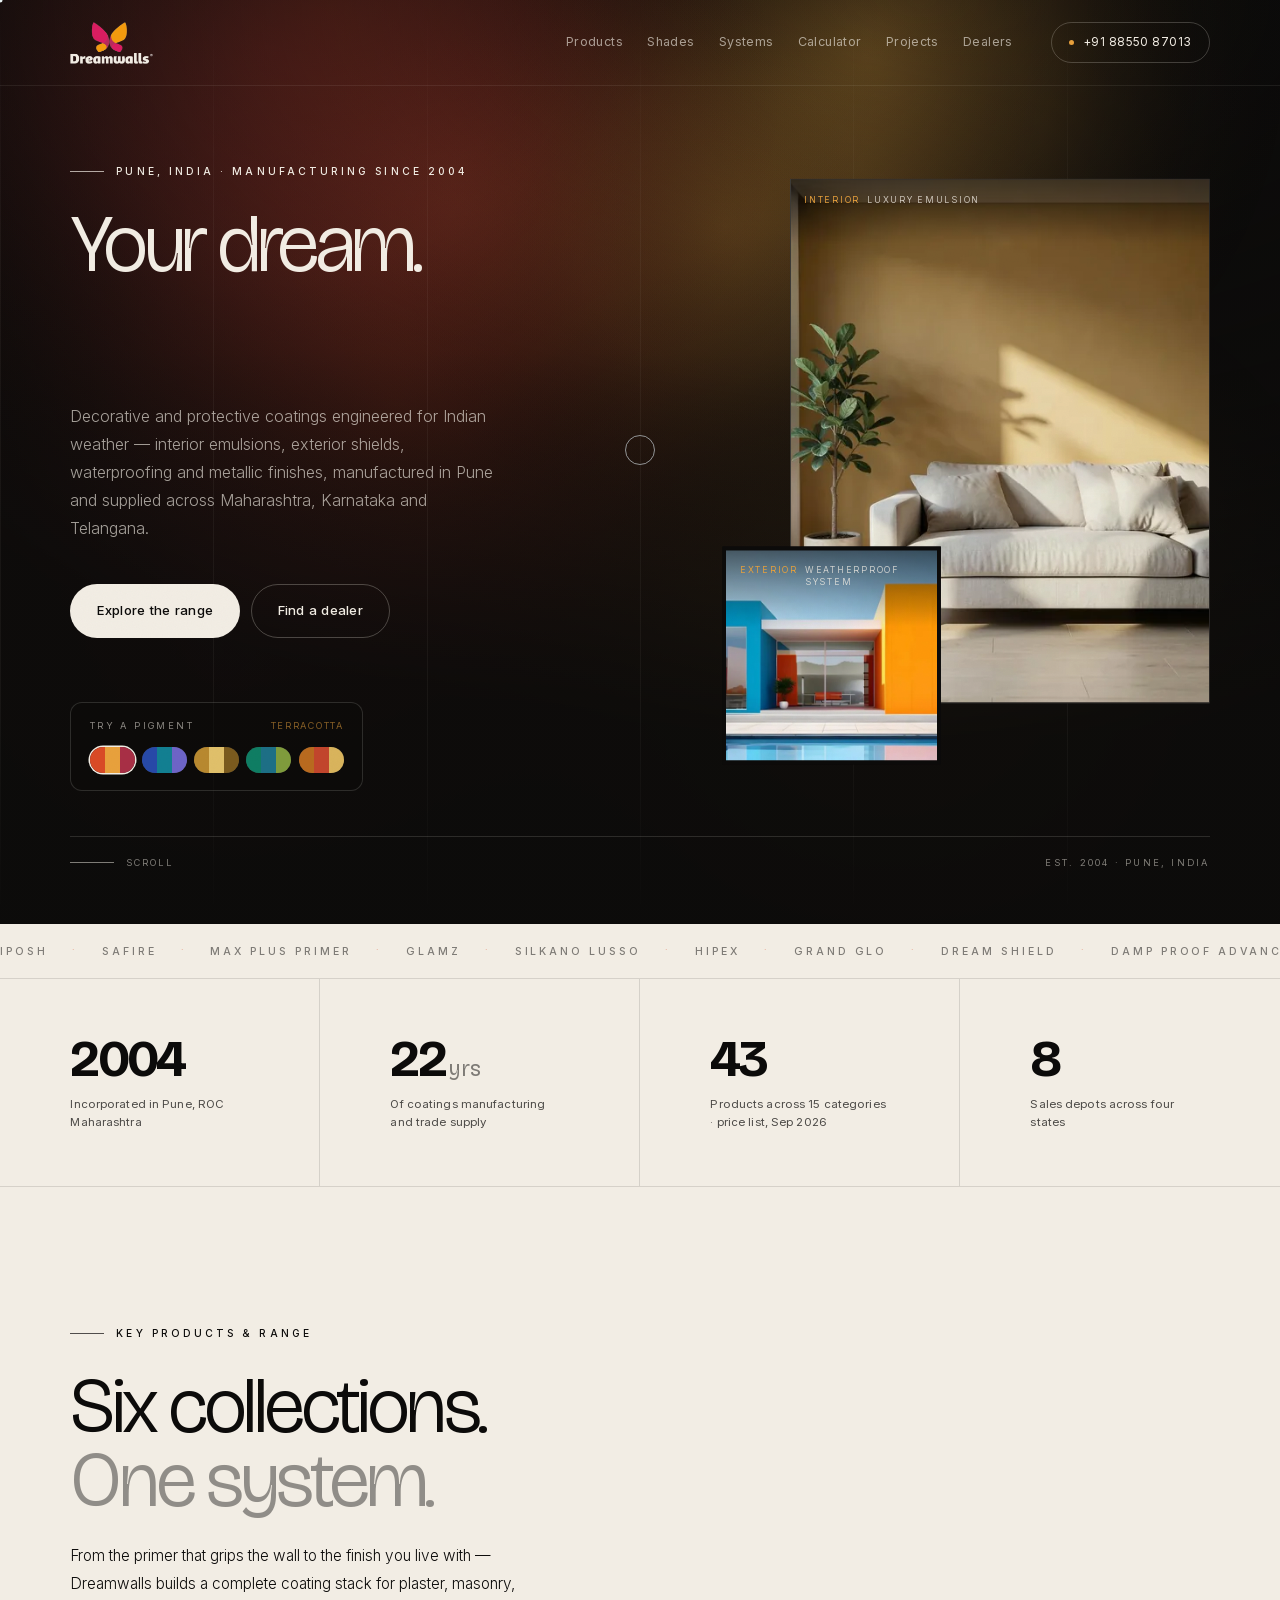
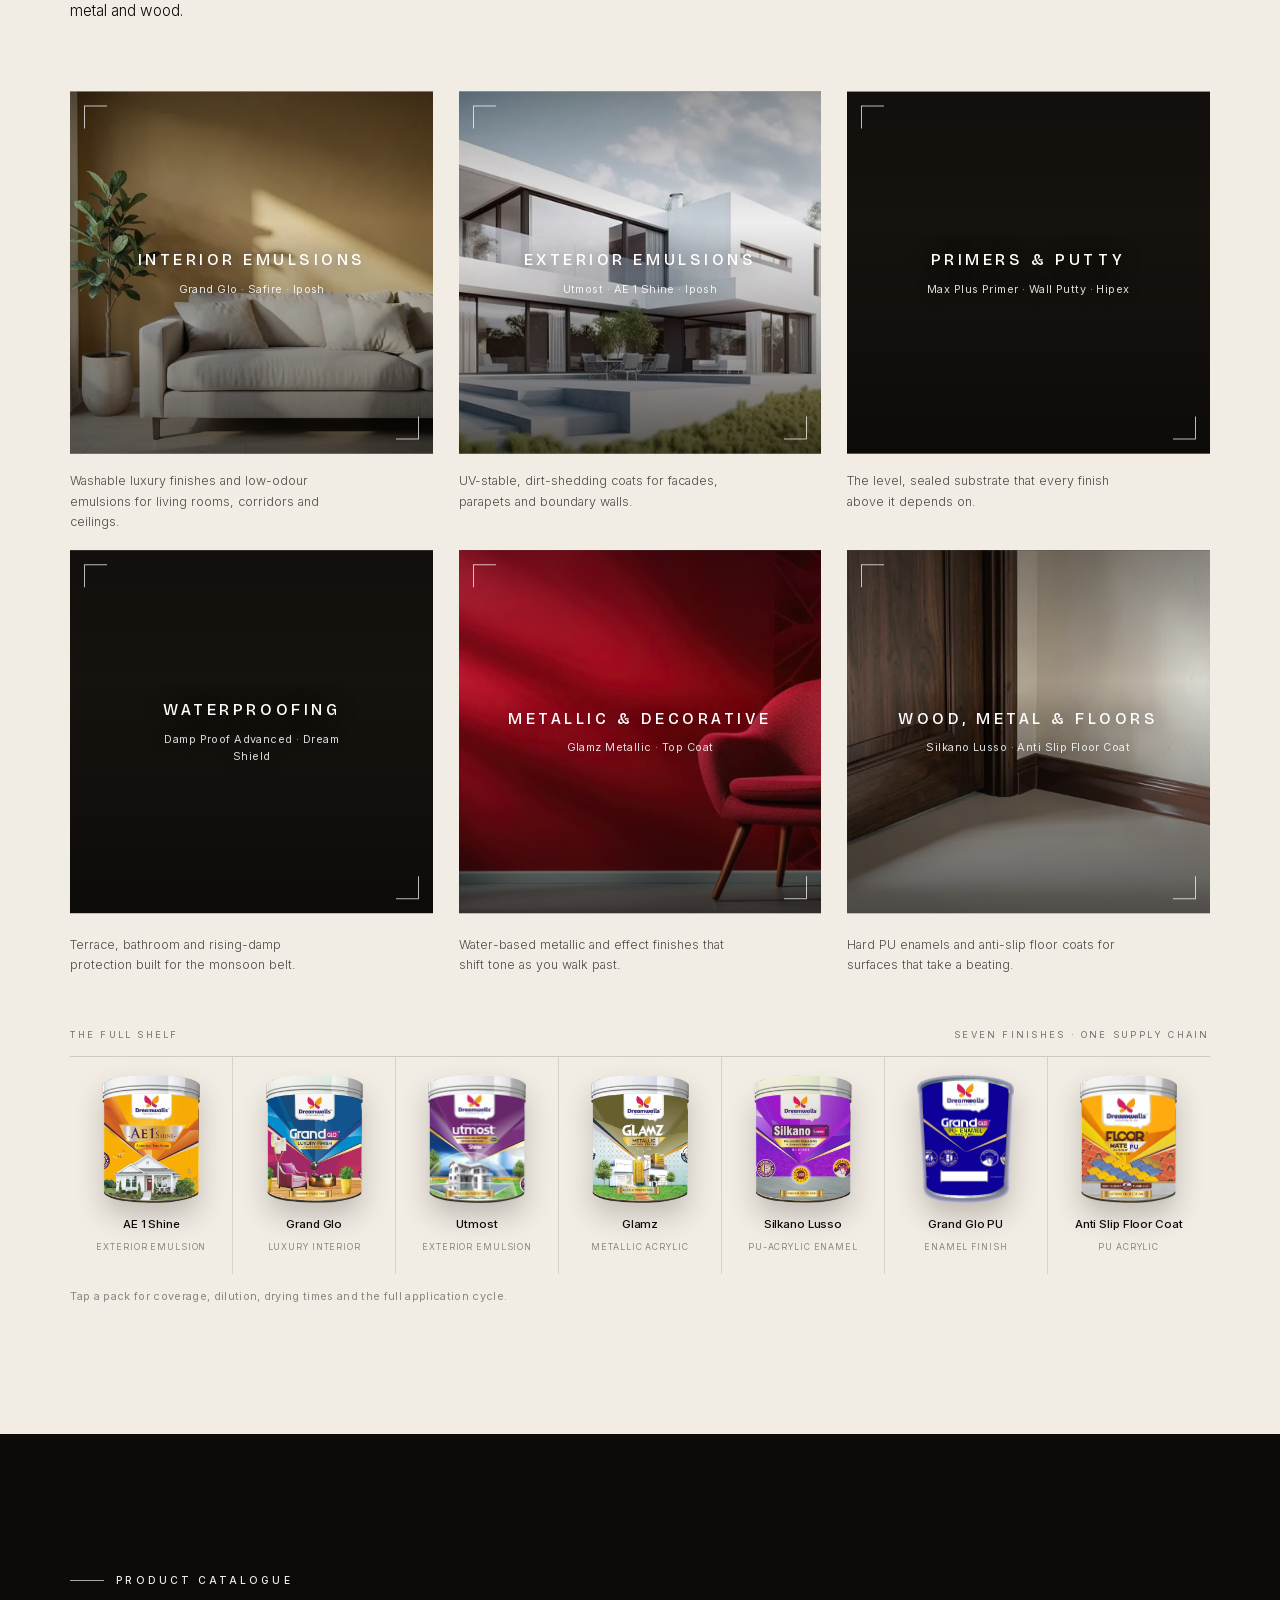
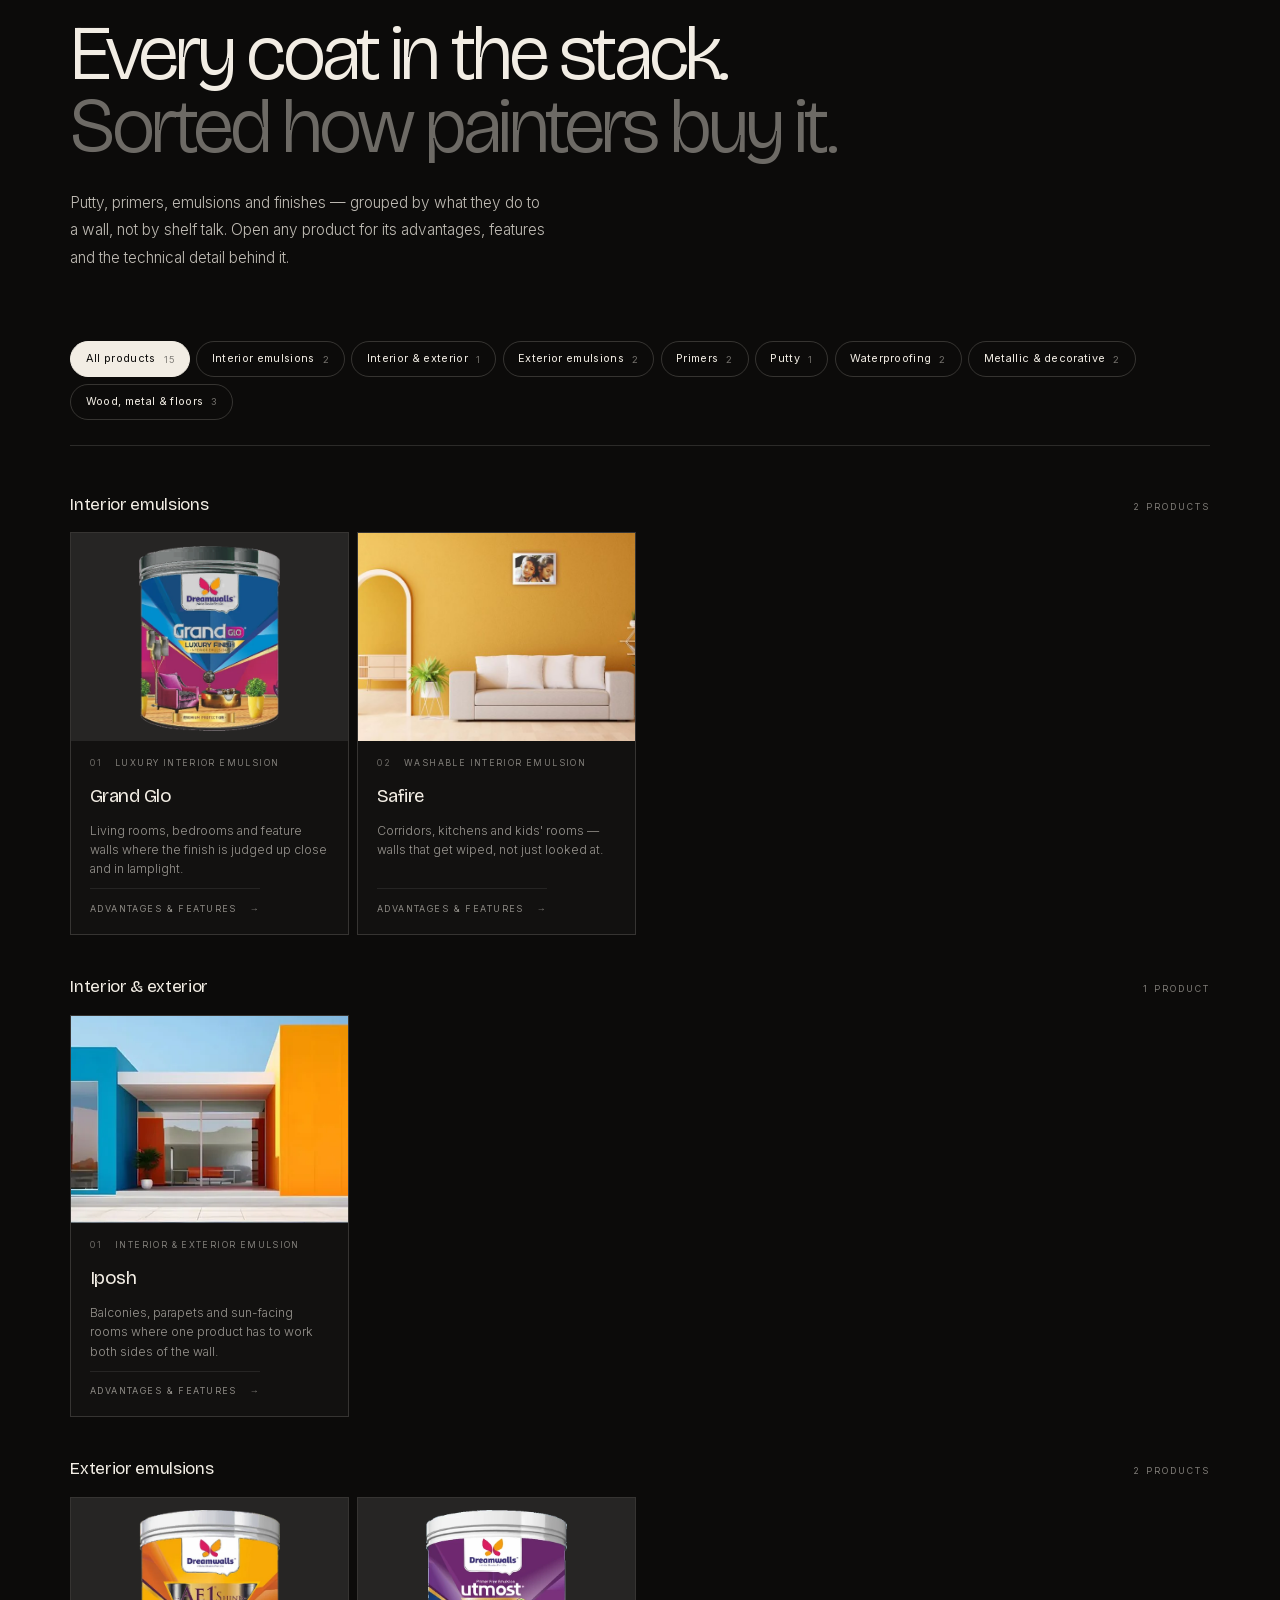
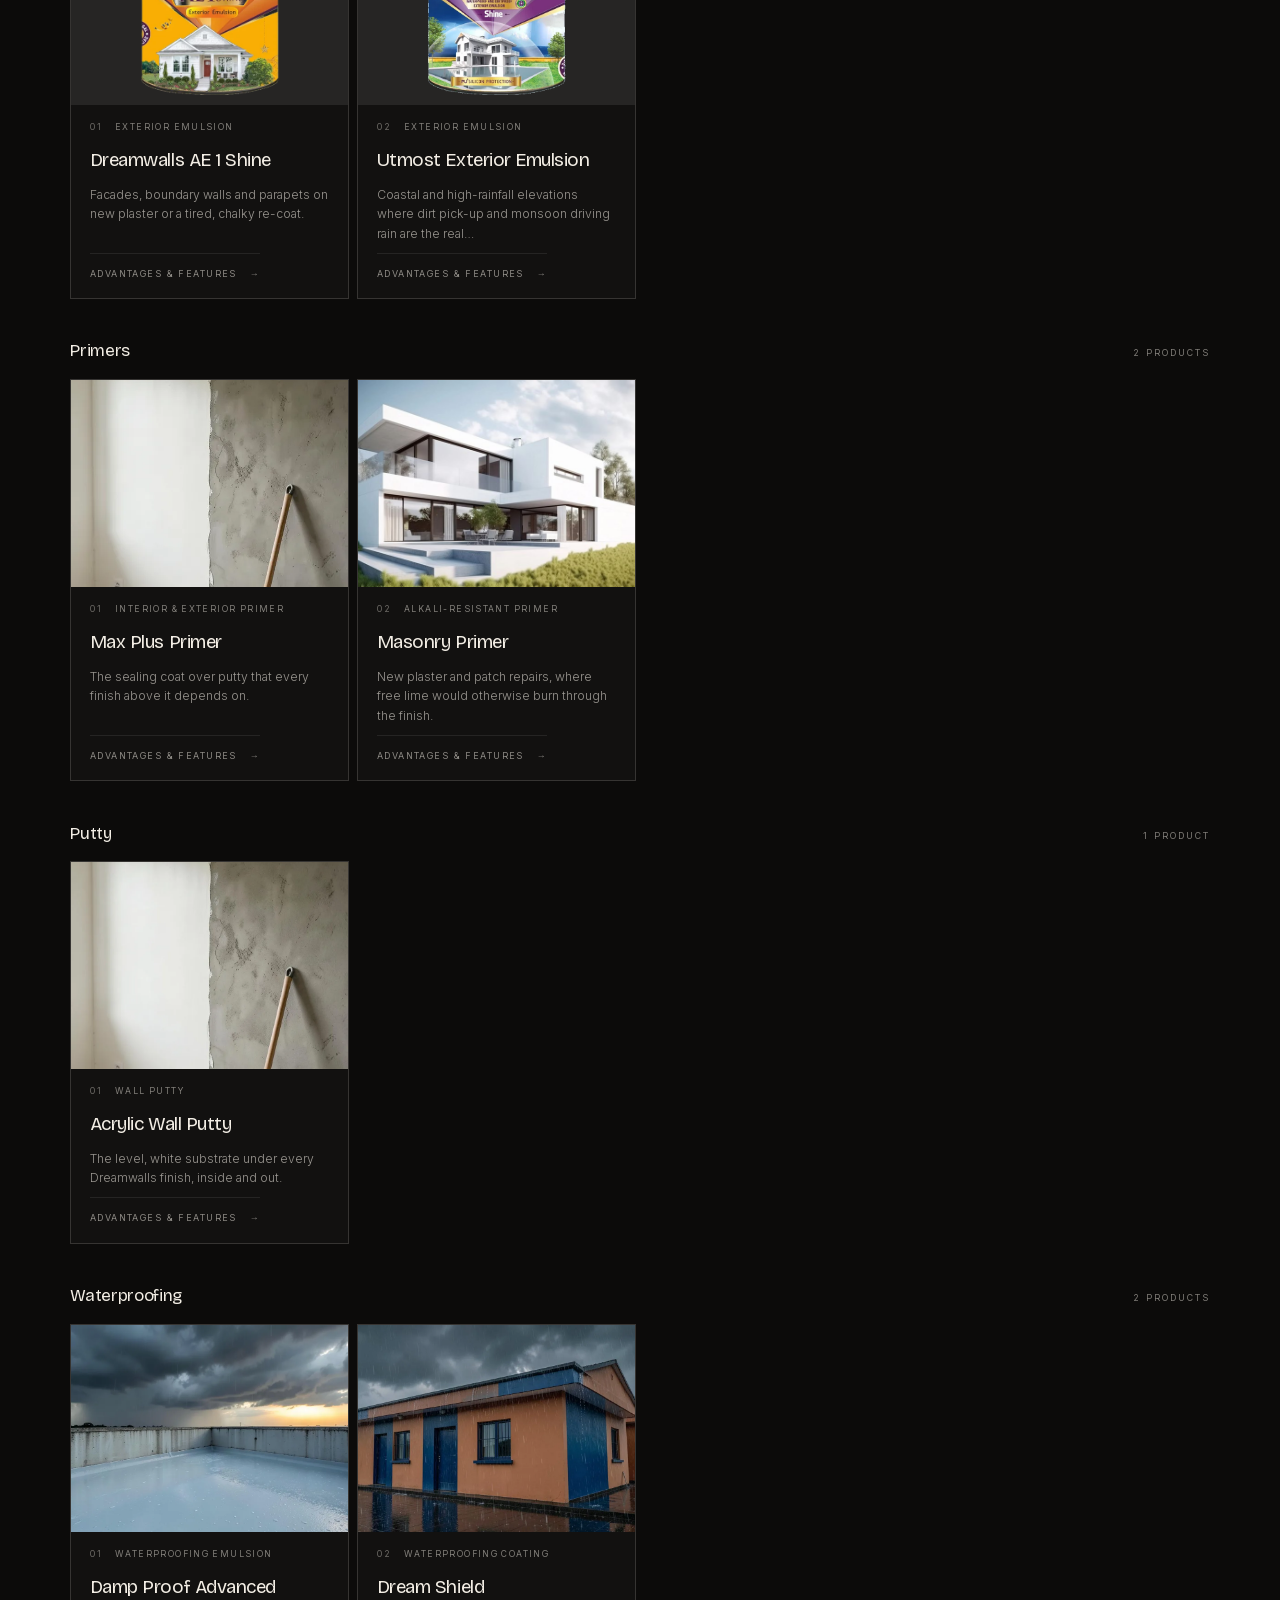
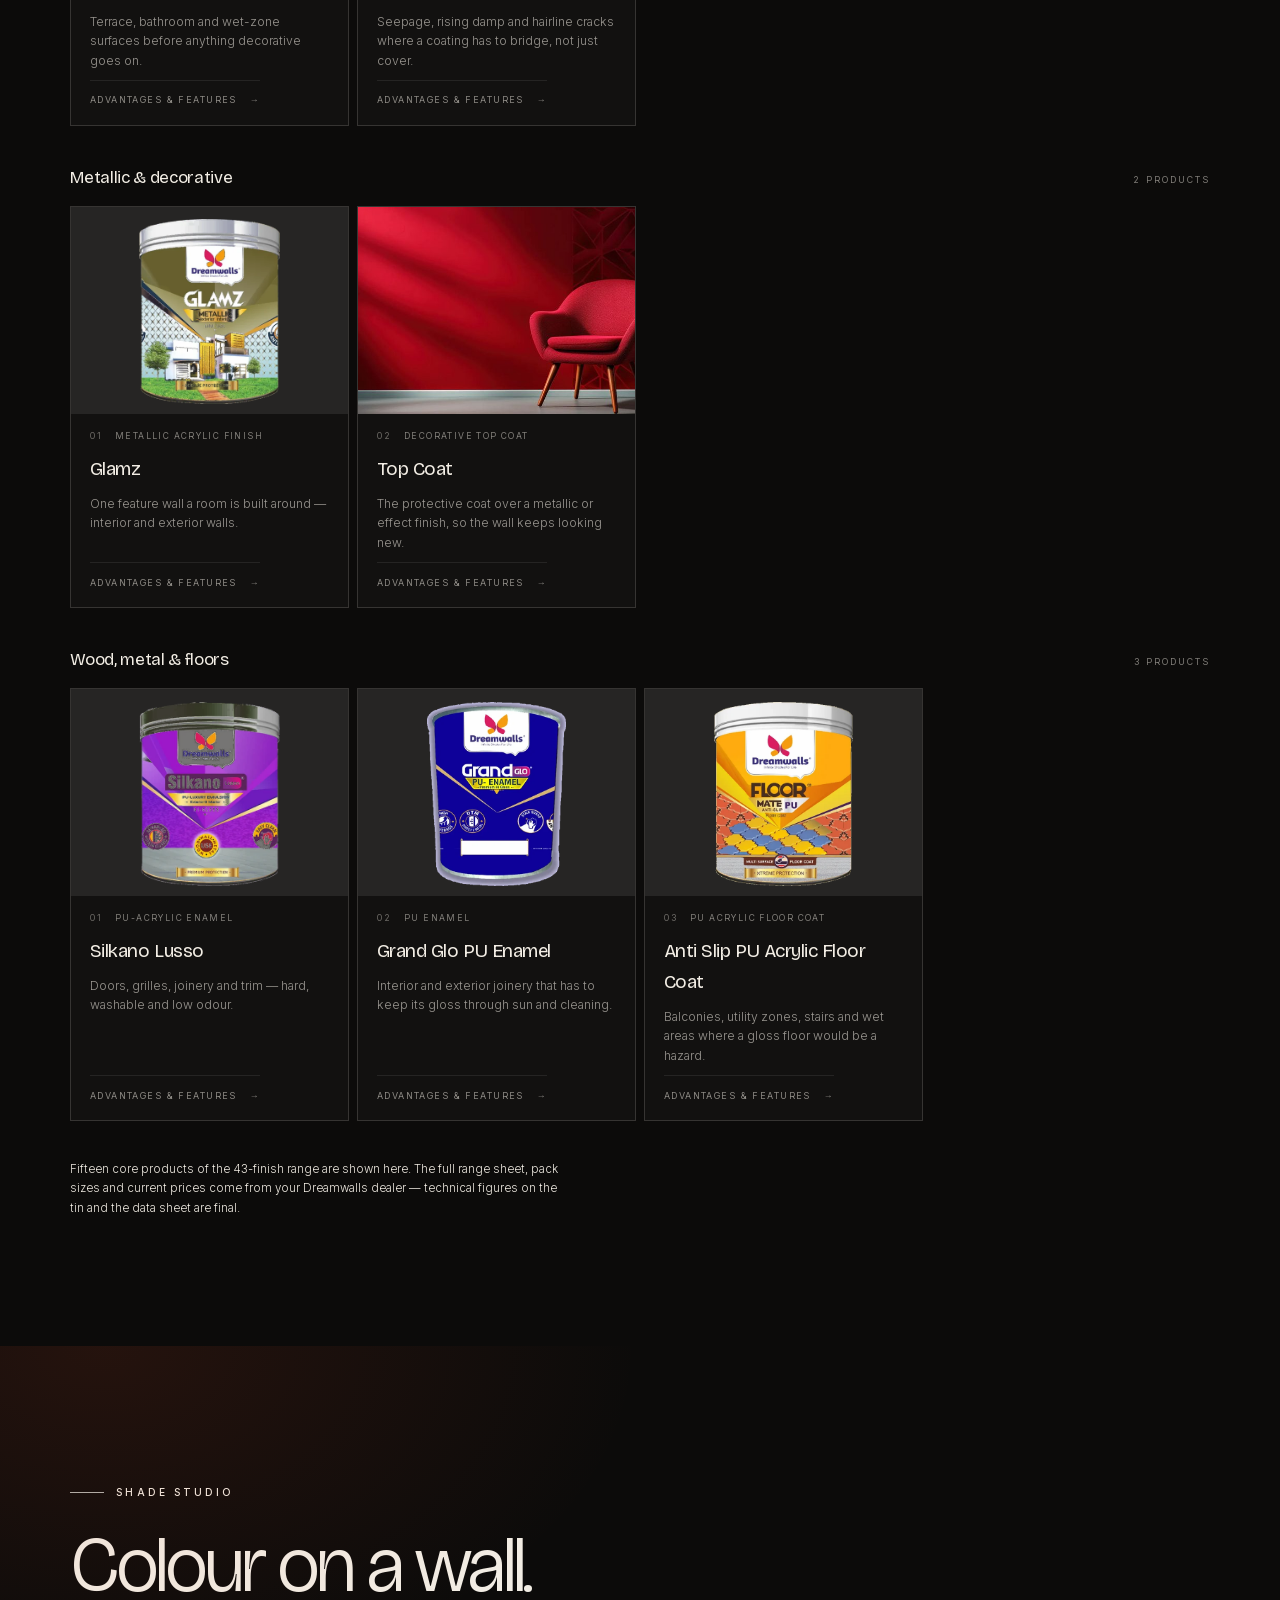
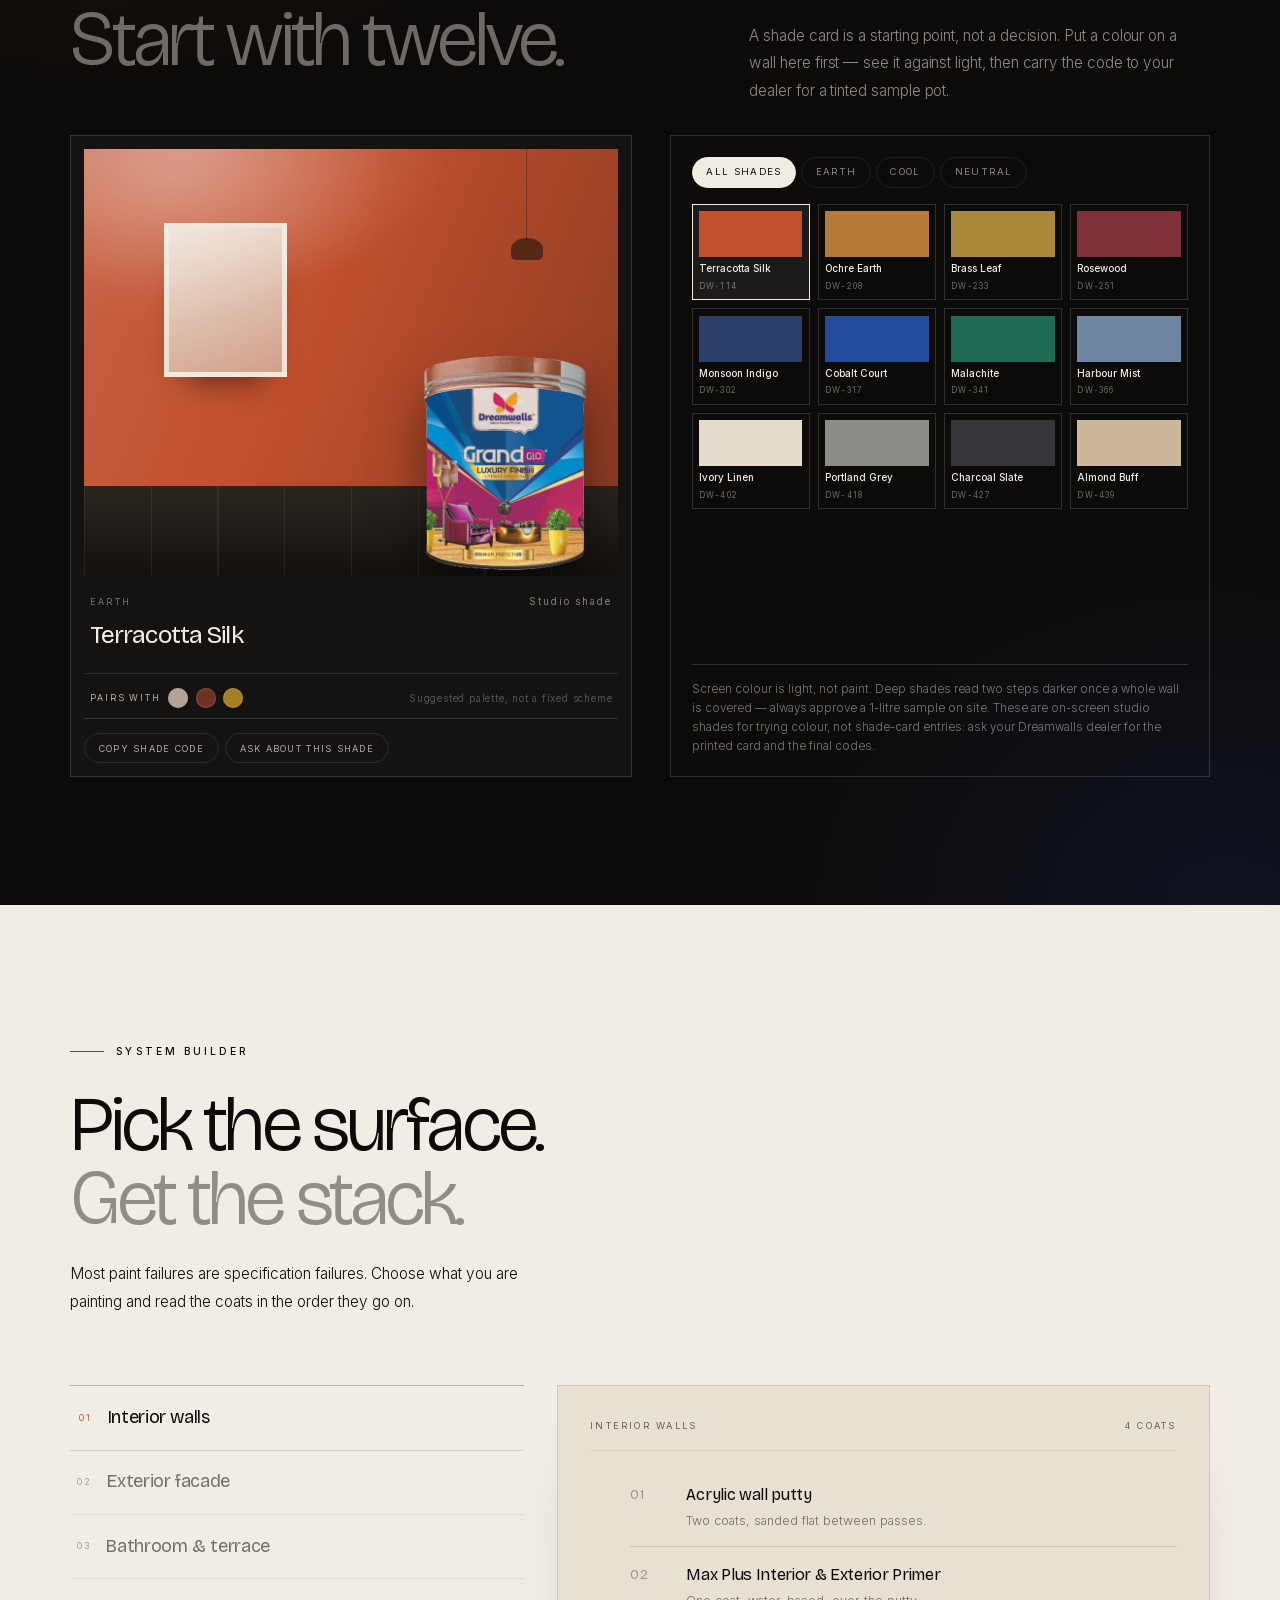
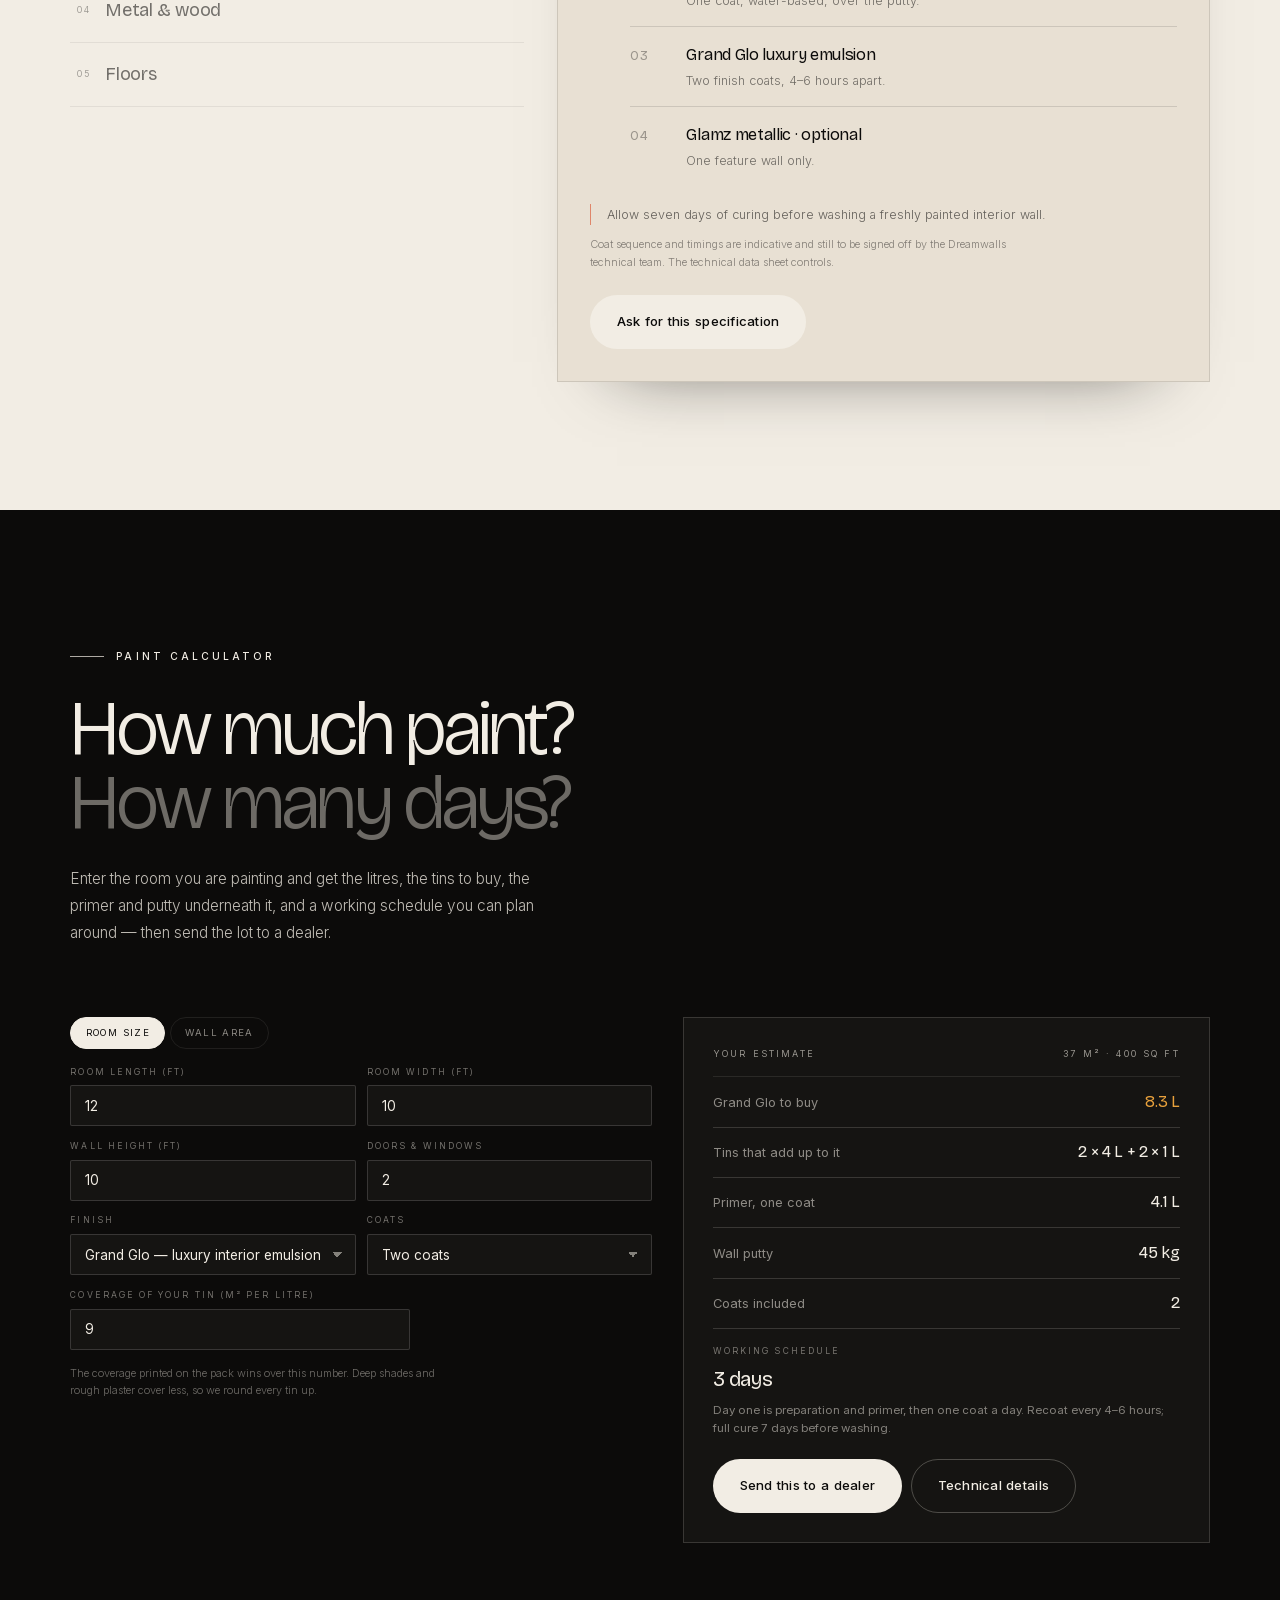
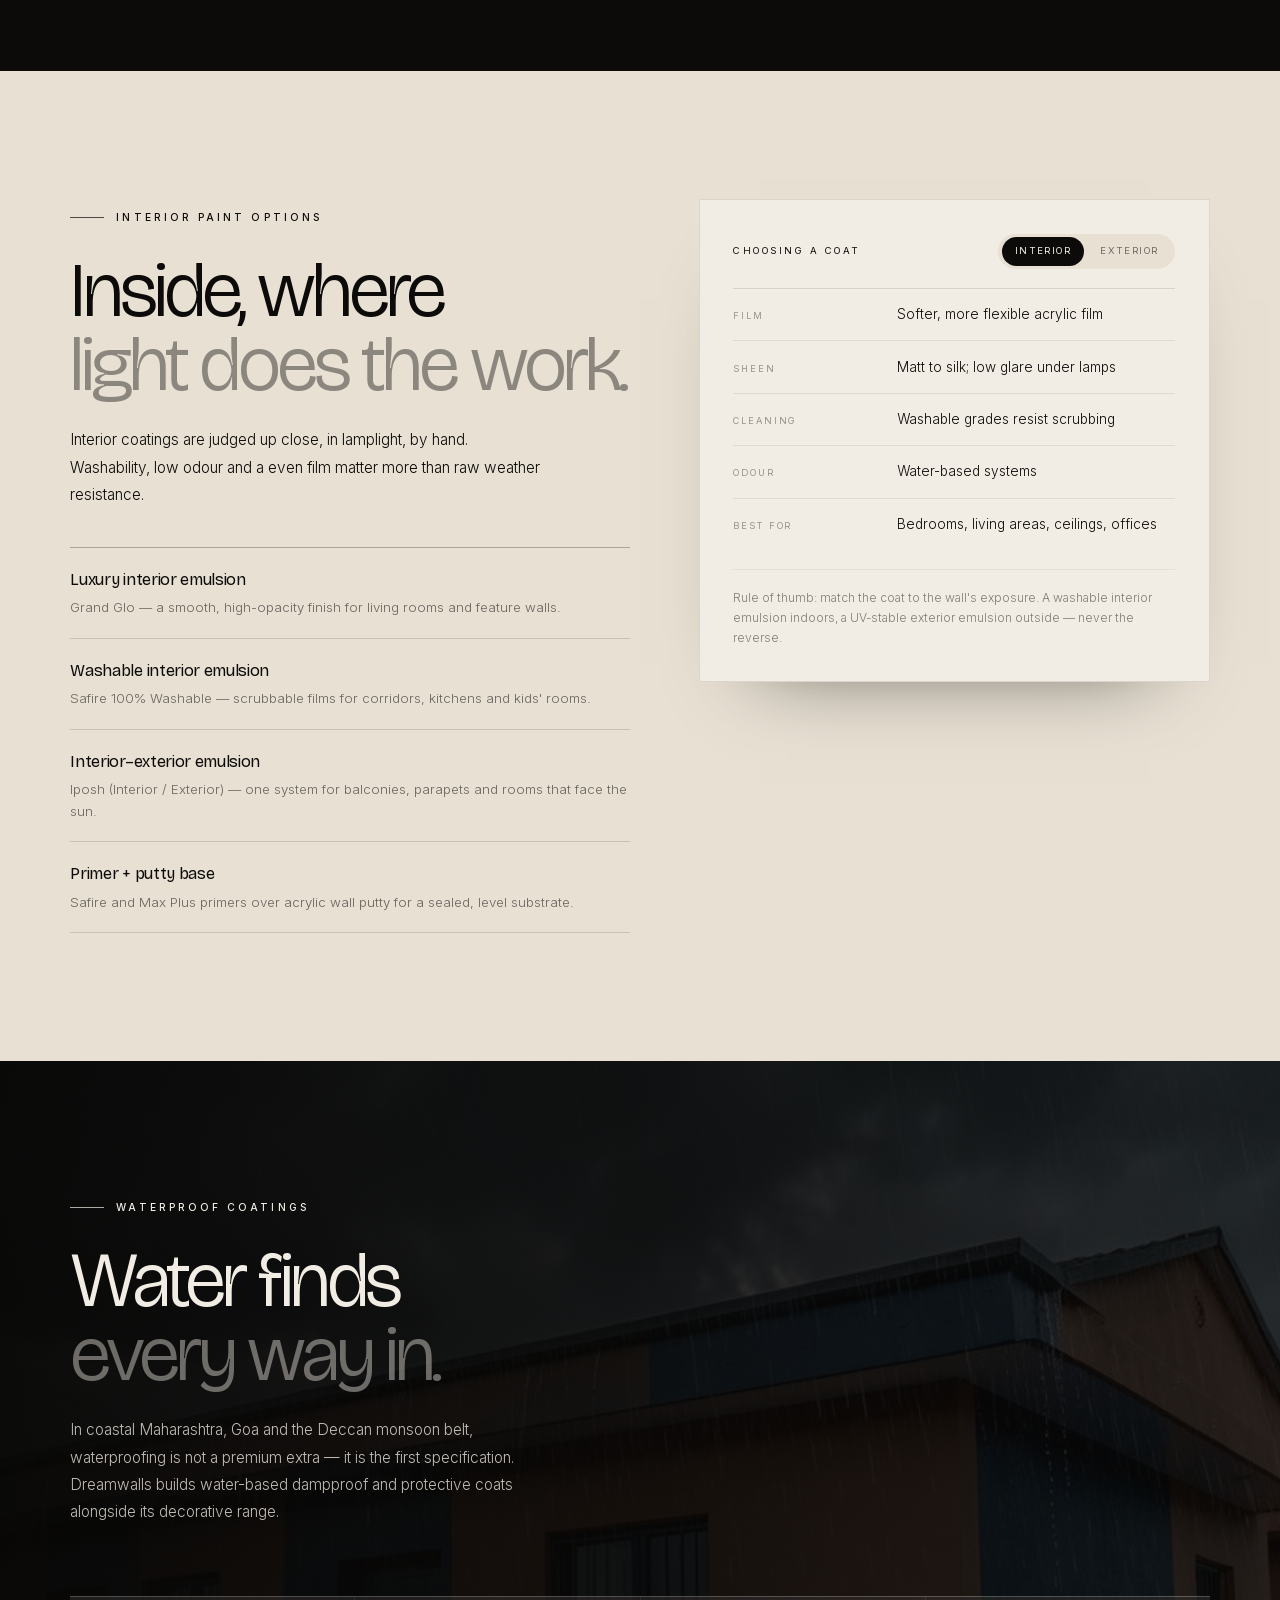
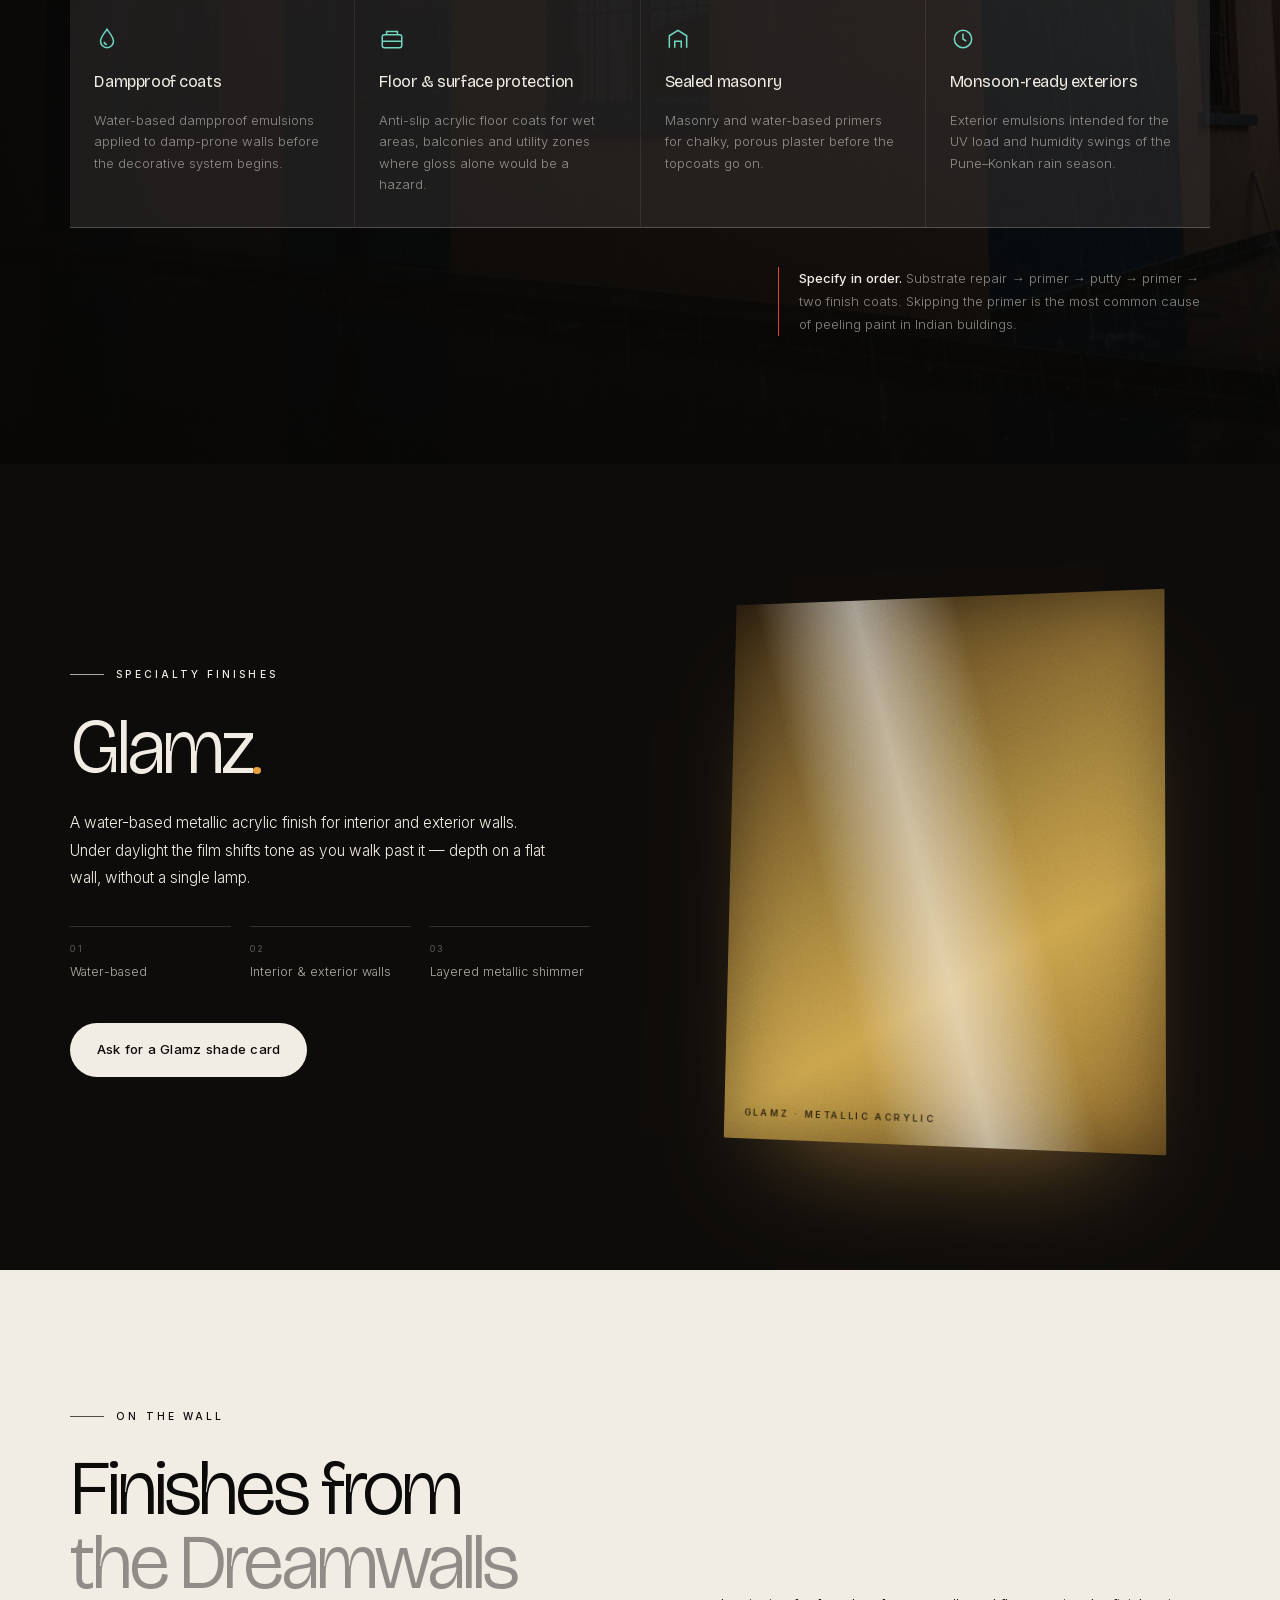
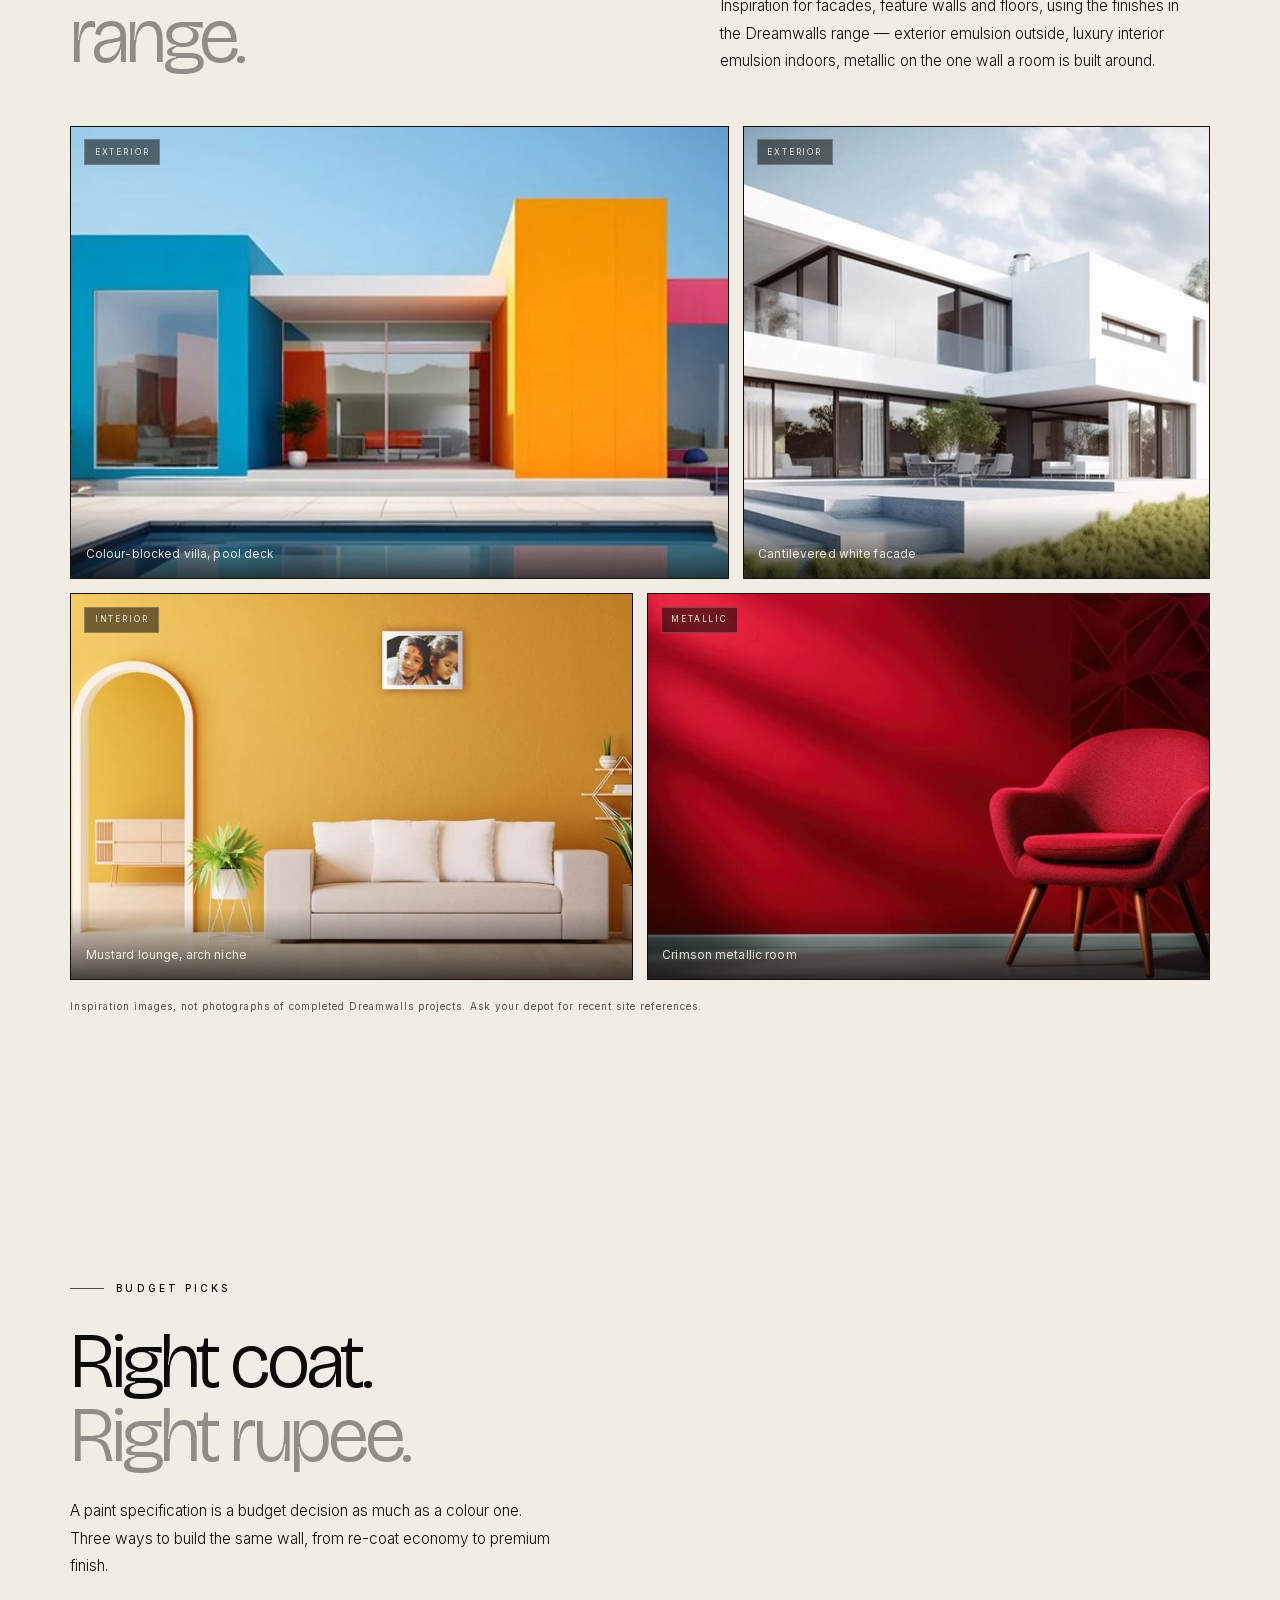
<file: index.html>
<!doctype html>
<html lang="en">
  <head>
    <meta charset="UTF-8" />
    <meta name="viewport" content="width=device-width, initial-scale=1.0" />
    <meta
      name="description"
      content="Dreamwalls Paints — architectural paints, waterproofing and decorative coatings manufactured in Pune since 2004. Interior and exterior emulsions, primers, putty, metallic finishes and dealer support across Maharashtra, Karnataka, Telangana and Goa."
    />
    <meta name="theme-color" content="#0b0a09" />
    <title>Dreamwalls Paints — Your Dream. Our Colour.</title>
    <link rel="canonical" href="https://dreamwallspaints.com/" />
    <meta name="robots" content="index,follow" />
    <meta property="og:type" content="website" />
    <meta property="og:site_name" content="Dreamwalls Paints" />
    <meta property="og:title" content="Dreamwalls Paints — Your Dream. Our Colour." />
    <meta
      property="og:description"
      content="Architectural paints, waterproofing and decorative coatings manufactured in Pune since 2004 — interior and exterior emulsions, primers, putty, metallic finishes and dealer support across Maharashtra, Karnataka, Telangana and Goa."
    />
    <meta property="og:url" content="https://dreamwallspaints.com/" />
    <meta property="og:image" content="https://dreamwallspaints.com/img/og-cover.jpg" />
    <meta property="og:image:width" content="1200" />
    <meta property="og:image:height" content="630" />
    <meta property="og:image:alt" content="Dreamwalls Paints logo beside a mustard-walled living room" />
    <meta property="og:locale" content="en_IN" />
    <meta name="twitter:card" content="summary_large_image" />
    <meta name="twitter:title" content="Dreamwalls Paints — Your Dream. Our Colour." />
    <meta
      name="twitter:description"
      content="Coatings engineered for Indian weather. Manufactured in Pune since 2004."
    />
    <meta name="twitter:image" content="https://dreamwallspaints.com/img/og-cover.jpg" />
    <link
      rel="preload"
      as="image"
      type="image/webp"
      href="/img/hero-interior-864.webp"
      imagesrcset="/img/hero-interior-480.webp 480w, /img/hero-interior-864.webp 864w"
      imagesizes="(max-width: 900px) 82vw, 34vw"
    />
    <script type="application/ld+json">
      {
        "@context": "https://schema.org",
        "@graph": [
          {
            "@type": ["Organization", "LocalBusiness"],
            "@id": "https://dreamwallspaints.com/#organisation",
            "name": "Dreamwalls Paints Private Limited",
            "alternateName": "Dreamwalls Paints",
            "url": "https://dreamwallspaints.com/",
            "logo": "https://dreamwallspaints.com/logo.png",
            "image": "https://dreamwallspaints.com/img/og-cover.jpg",
            "description": "Indian coatings manufacturer producing decorative paints, primers, putty, waterproofing and metallic finishes from plants in Pune and Dharwad since 2004.",
            "foundingDate": "2004-03-26",
            "identifier": "U24222PN2004PTC019055",
            "telephone": "+91-88550-87013",
            "email": "info@dreamwallspaints.com",
            "currenciesAccepted": "INR",
            "address": {
              "@type": "PostalAddress",
              "streetAddress": "504, Nirvana, 5th Floor, Opp. Seasons Mall, Magarpatta Road",
              "addressLocality": "Pune",
              "addressRegion": "Maharashtra",
              "postalCode": "411028",
              "addressCountry": "IN"
            },
            "areaServed": ["Maharashtra", "Karnataka", "Telangana", "Goa"],
            "sameAs": [
              "https://www.instagram.com/dreamwallspaints/",
              "https://www.facebook.com/dreamwallspaintspvtltd",
              "https://www.linkedin.com/company/dreamwalls-paints-pvt-ltd"
            ]
          },
          {
            "@type": "WebSite",
            "@id": "https://dreamwallspaints.com/#website",
            "url": "https://dreamwallspaints.com/",
            "name": "Dreamwalls Paints",
            "inLanguage": "en-IN",
            "publisher": { "@id": "https://dreamwallspaints.com/#organisation" }
          }
        ]
      }
    </script>
    <link rel="icon" href="/favicon.ico" sizes="any" />
    <link rel="icon" type="image/png" href="/icon.png" />
    <link rel="apple-touch-icon" href="/icon.png" />
    <script type="module" crossorigin src="/assets/index-BApiXJHe.js"></script>
    <link rel="stylesheet" crossorigin href="/assets/index-BSQXrFjx.css">
  </head>
  <body>
    <div class="grain" aria-hidden="true"></div>
    <div class="scroll-progress" aria-hidden="true"><span></span></div>
    <div class="cursor" aria-hidden="true"><span class="cursor-dot"></span><span class="cursor-ring"></span></div>

    <header class="nav" id="nav">
      <a class="brand" href="#top" aria-label="Dreamwalls Paints home">
        <img class="brand-logo" src="/logo-nav.png" alt="Dreamwalls Paints" width="320" height="163" />
      </a>
      <nav class="nav-links" aria-label="Primary">
        <a href="#products">Products</a>
        <a href="#shades">Shades</a>
        <a href="#systems">Systems</a>
        <a href="#calculator">Calculator</a>
        <a href="#work">Projects</a>
        <a href="#dealers">Dealers</a>
      </nav>
      <a class="nav-cta" href="tel:+918855087013">
        <span class="pulse" aria-hidden="true"></span>
        +91 88550 87013
      </a>
      <button class="nav-toggle" aria-label="Open menu" aria-expanded="false">
        <span></span><span></span>
      </button>
    </header>

    <main>
      <!-- HERO -->
      <section class="hero" id="top">
        <canvas id="pigment" aria-hidden="true"></canvas>
        <div class="hero-inner">
          <div class="hero-copy">
          <p class="eyebrow reveal">Pune, India · Manufacturing since 2004</p>
          <h1 class="hero-title">
            <span class="line reveal">Your dream.</span>
            <span class="line accent reveal">Our colour.</span>
          </h1>
          <p class="lede reveal">
            Decorative and protective coatings engineered for Indian weather — interior
            emulsions, exterior shields, waterproofing and metallic finishes, manufactured
            in Pune and supplied across Maharashtra, Karnataka and Telangana.
          </p>
          <div class="hero-actions reveal">
            <a class="btn btn-solid" href="#range" data-magnet>Explore the range</a>
            <a class="btn btn-ghost" href="#dealers" data-magnet>Find a dealer</a>
          </div>

          <div class="swatch-panel reveal" aria-label="Try a pigment palette">
            <div class="swatch-head">
              <span>Try a pigment</span>
              <span class="swatch-name" id="swatchName">Terracotta</span>
            </div>
            <div class="swatches" id="swatches" role="group" aria-label="Colour palettes">
              <button class="swatch is-active" data-name="Terracotta" data-colors="#d94a26,#e8a13c,#a82f45" aria-label="Terracotta"><i></i><i></i><i></i></button>
              <button class="swatch" data-name="Monsoon Indigo" data-colors="#2749a8,#127f92,#6d64c7" aria-label="Monsoon Indigo"><i></i><i></i><i></i></button>
              <button class="swatch" data-name="Brass Leaf" data-colors="#b8892f,#e0c06a,#7a5a1e" aria-label="Brass Leaf"><i></i><i></i><i></i></button>
              <button class="swatch" data-name="Malachite" data-colors="#0f7d63,#1d6f86,#7f9c3c" aria-label="Malachite"><i></i><i></i><i></i></button>
              <button class="swatch" data-name="Ochre Earth" data-colors="#b96a1f,#c2452c,#d9b45c" aria-label="Ochre Earth"><i></i><i></i><i></i></button>
            </div>
          </div>
          </div>

          <div class="hero-visual reveal">
            <figure class="hero-shot main">
              <picture>
                <source
                  type="image/webp"
                  srcset="/img/hero-interior-480.webp 480w, /img/hero-interior-864.webp 864w"
                  sizes="(max-width: 900px) 82vw, 34vw"
                />
                <img
                  src="/img/hero-interior-864.jpg"
                  srcset="/img/hero-interior-480.jpg 480w, /img/hero-interior-864.jpg 864w"
                  sizes="(max-width: 900px) 82vw, 34vw"
                  alt="Living room with a mustard feature wall and a neutral sofa"
                  width="864"
                  height="1080"
                  fetchpriority="high"
                  decoding="async"
                />
              </picture>
              <figcaption><span>Interior</span>Luxury emulsion</figcaption>
            </figure>
            <figure class="hero-shot inset">
              <picture>
                <source
                  type="image/webp"
                  srcset="/img/hero-exterior-480.webp 480w, /img/hero-exterior-760.webp 760w"
                  sizes="(max-width: 900px) 55vw, 26vw"
                />
                <img
                  src="/img/hero-exterior-760.jpg"
                  srcset="/img/hero-exterior-480.jpg 480w, /img/hero-exterior-760.jpg 760w"
                  sizes="(max-width: 900px) 55vw, 26vw"
                  alt="Modern home exterior with a colour-blocked facade beside a pool"
                  width="760"
                  height="760"
                  decoding="async"
                />
              </picture>
              <figcaption><span>Exterior</span>Weatherproof system</figcaption>
            </figure>
          </div>
        </div>

        <div class="hero-foot">
          <a class="hero-scroll" href="#range"><span class="hero-scroll-line" aria-hidden="true"></span>Scroll</a>
          <span class="hero-foot-meta">Est. 2004 · Pune, India</span>
        </div>
      </section>

      <!-- MARQUEE -->
      <div class="marquee" aria-hidden="true">
        <div class="marquee-track">
          <span>Iposh<em>·</em>Safire<em>·</em>Max Plus Primer<em>·</em>Glamz<em>·</em>Silkano Lusso<em>·</em>Hipex<em>·</em>Grand Glo<em>·</em>Dream Shield<em>·</em>Damp Proof Advanced<em>·</em>AE 1 Shine<em>·</em>Top Coat<em>·</em></span>
          <span>Iposh<em>·</em>Safire<em>·</em>Max Plus Primer<em>·</em>Glamz<em>·</em>Silkano Lusso<em>·</em>Hipex<em>·</em>Grand Glo<em>·</em>Dream Shield<em>·</em>Damp Proof Advanced<em>·</em>AE 1 Shine<em>·</em>Top Coat<em>·</em></span>
        </div>
      </div>

      <!-- STATS -->
      <section class="stats" aria-label="Company at a glance">
        <div class="stat reveal">
          <span class="stat-num"><b data-count="2004" data-plain="true">2004</b></span>
          <span class="stat-label">Incorporated in Pune, ROC Maharashtra</span>
        </div>
        <div class="stat reveal">
          <span class="stat-num"><b data-years-since="2004">21</b><i>yrs</i></span>
          <span class="stat-label">Of coatings manufacturing and trade supply</span>
        </div>
        <div class="stat reveal">
          <span class="stat-num"><b data-count="43">0</b></span>
          <span class="stat-label">Products across 15 categories · price list, Sep 2026</span>
        </div>
        <div class="stat reveal">
          <span class="stat-num"><b data-count="8">0</b></span>
          <span class="stat-label">Sales depots across four states</span>
        </div>
      </section>

      <!-- RANGE -->
      <section class="section range" id="range">
        <div class="section-head">
          <p class="eyebrow reveal">Key products &amp; range</p>
          <h2 class="display reveal">Six collections.<br /><span class="thin">One system.</span></h2>
          <p class="section-lede reveal">
            From the primer that grips the wall to the finish you live with — Dreamwalls
            builds a complete coating stack for plaster, masonry, metal and wood.
          </p>
        </div>

        <div class="collections">
          <figure class="collection reveal">
            <div class="collection-media">
              <picture>
                <source
                  type="image/webp"
                  srcset="/img/hero-interior-480.webp 480w, /img/hero-interior-864.webp 864w"
                  sizes="(max-width: 700px) 92vw, (max-width: 1100px) 46vw, 30vw"
                />
                <img
                  src="/img/hero-interior-864.jpg"
                  srcset="/img/hero-interior-480.jpg 480w, /img/hero-interior-864.jpg 864w"
                  sizes="(max-width: 700px) 92vw, (max-width: 1100px) 46vw, 30vw"
                  alt="Mustard feature wall in a living room finished in luxury interior emulsion"
                  width="864"
                  height="1080"
                  loading="lazy"
                  decoding="async"
                />
              </picture>
              <span class="collection-frame" aria-hidden="true"></span>
              <figcaption class="collection-label">
                <strong>Interior emulsions</strong>
                <em>Grand Glo · Safire · Iposh</em>
              </figcaption>
            </div>
            <p>Washable luxury finishes and low-odour emulsions for living rooms, corridors and ceilings.</p>
          </figure>

          <figure class="collection reveal">
            <div class="collection-media">
              <img
                src="/img/project-white-villa-1200.jpg"
                srcset="/img/project-white-villa-800.jpg 800w, /img/project-white-villa-1200.jpg 1200w, /img/project-white-villa.jpg 1500w"
                sizes="(max-width: 700px) 92vw, (max-width: 1100px) 46vw, 30vw"
                alt="White cantilevered villa facade coated in an exterior emulsion system"
                width="1500"
                height="844"
                loading="lazy"
                decoding="async"
              />
              <span class="collection-frame" aria-hidden="true"></span>
              <figcaption class="collection-label">
                <strong>Exterior emulsions</strong>
                <em>Utmost · AE 1 Shine · Iposh</em>
              </figcaption>
            </div>
            <p>UV-stable, dirt-shedding coats for facades, parapets and boundary walls.</p>
          </figure>

          <figure class="collection reveal">
            <div class="collection-media">
              <picture>
                <source
                  type="image/webp"
                  srcset="/img/tile-putty-480.webp 480w, /img/tile-putty-800.webp 800w"
                  sizes="(max-width: 700px) 92vw, (max-width: 1100px) 46vw, 30vw"
                />
                <img
                  src="/img/tile-putty-800.jpg"
                  srcset="/img/tile-putty-480.jpg 480w, /img/tile-putty-800.jpg 800w"
                  sizes="(max-width: 700px) 92vw, (max-width: 1100px) 46vw, 30vw"
                  alt="Wall halfway through puttying, half smooth white and half bare grey plaster"
                  width="800"
                  height="800"
                  loading="lazy"
                  decoding="async"
                />
              </picture>
              <span class="collection-frame" aria-hidden="true"></span>
              <figcaption class="collection-label">
                <strong>Primers &amp; putty</strong>
                <em>Max Plus Primer · Wall Putty · Hipex</em>
              </figcaption>
            </div>
            <p>The level, sealed substrate that every finish above it depends on.</p>
          </figure>

          <figure class="collection reveal">
            <div class="collection-media">
              <picture>
                <source
                  type="image/webp"
                  srcset="/img/tile-waterproof-480.webp 480w, /img/tile-waterproof-800.webp 800w"
                  sizes="(max-width: 700px) 92vw, (max-width: 1100px) 46vw, 30vw"
                />
                <img
                  src="/img/tile-waterproof-480.jpg"
                  srcset="/img/tile-waterproof-480.jpg 480w, /img/tile-waterproof-800.jpg 800w"
                  sizes="(max-width: 700px) 92vw, (max-width: 1100px) 46vw, 30vw"
                  alt="Roof terrace coated in a waterproof membrane with rain beading on the surface"
                  width="800"
                  height="800"
                  loading="lazy"
                  decoding="async"
                />
              </picture>
              <span class="collection-frame" aria-hidden="true"></span>
              <figcaption class="collection-label">
                <strong>Waterproofing</strong>
                <em>Damp Proof Advanced · Dream Shield</em>
              </figcaption>
            </div>
            <p>Terrace, bathroom and rising-damp protection built for the monsoon belt.</p>
          </figure>

          <figure class="collection reveal">
            <div class="collection-media">
              <img
                src="/img/project-crimson-room-1200.jpg"
                srcset="/img/project-crimson-room-800.jpg 800w, /img/project-crimson-room-1200.jpg 1200w, /img/project-crimson-room.jpg 1500w"
                sizes="(max-width: 700px) 92vw, (max-width: 1100px) 46vw, 30vw"
                alt="Crimson feature wall finished in a metallic acrylic coating"
                width="1500"
                height="750"
                loading="lazy"
                decoding="async"
              />
              <span class="collection-frame" aria-hidden="true"></span>
              <figcaption class="collection-label">
                <strong>Metallic &amp; decorative</strong>
                <em>Glamz Metallic · Top Coat</em>
              </figcaption>
            </div>
            <p>Water-based metallic and effect finishes that shift tone as you walk past.</p>
          </figure>

          <figure class="collection reveal">
            <div class="collection-media">
              <picture>
                <source
                  type="image/webp"
                  srcset="/img/tile-woodfloor-480.webp 480w, /img/tile-woodfloor-800.webp 800w"
                  sizes="(max-width: 700px) 92vw, (max-width: 1100px) 46vw, 30vw"
                />
                <img
                  src="/img/tile-woodfloor-800.jpg"
                  srcset="/img/tile-woodfloor-480.jpg 480w, /img/tile-woodfloor-800.jpg 800w"
                  sizes="(max-width: 700px) 92vw, (max-width: 1100px) 46vw, 30vw"
                  alt="Walnut door and skirting finished in PU enamel above a matt floor coating"
                  width="800"
                  height="800"
                  loading="lazy"
                  decoding="async"
                />
              </picture>
              <span class="collection-frame" aria-hidden="true"></span>
              <figcaption class="collection-label">
                <strong>Wood, metal &amp; floors</strong>
                <em>Silkano Lusso · Anti Slip Floor Coat</em>
              </figcaption>
            </div>
            <p>Hard PU enamels and anti-slip floor coats for surfaces that take a beating.</p>
          </figure>
        </div>

        <div class="shelf reveal">
          <div class="shelf-head">
            <span>The full shelf</span>
            <span>Seven finishes · one supply chain</span>
          </div>
          <ul class="shelf-row">
            <li>
              <button class="shelf-tin" type="button" data-product="ae1" aria-label="AE 1 Shine — open technical sheet">
                <img src="/img/pack-ae1.webp" alt="" width="336" height="440" loading="lazy" aria-hidden="true" />
                <span>AE 1 Shine</span><em>Exterior emulsion</em>
              </button>
            </li>
            <li>
              <button class="shelf-tin" type="button" data-product="grandglo" aria-label="Grand Glo — open technical sheet">
                <img src="/img/pack-grandglo.webp" alt="" width="334" height="440" loading="lazy" aria-hidden="true" />
                <span>Grand Glo</span><em>Luxury interior</em>
              </button>
            </li>
            <li>
              <button class="shelf-tin" type="button" data-product="utmost" aria-label="Utmost — open technical sheet">
                <img src="/img/pack-utmost.webp" alt="" width="396" height="520" loading="lazy" aria-hidden="true" />
                <span>Utmost</span><em>Exterior emulsion</em>
              </button>
            </li>
            <li>
              <button class="shelf-tin" type="button" data-product="glamz" aria-label="Glamz — open technical sheet">
                <img src="/img/pack-glamz.webp" alt="" width="334" height="440" loading="lazy" aria-hidden="true" />
                <span>Glamz</span><em>Metallic acrylic</em>
              </button>
            </li>
            <li>
              <button class="shelf-tin" type="button" data-product="silkano" aria-label="Silkano Lusso — open technical sheet">
                <img src="/img/pack-silkano.webp" alt="" width="336" height="440" loading="lazy" aria-hidden="true" />
                <span>Silkano Lusso</span><em>PU-acrylic enamel</em>
              </button>
            </li>
            <li>
              <button class="shelf-tin" type="button" data-product="grandglopu" aria-label="Grand Glo PU — open technical sheet">
                <img src="/img/pack-grandglopu.webp" alt="" width="393" height="520" loading="lazy" aria-hidden="true" />
                <span>Grand Glo PU</span><em>Enamel finish</em>
              </button>
            </li>
            <li>
              <button class="shelf-tin" type="button" data-product="floormate" aria-label="Anti Slip PU Acrylic Floor Coat — open technical sheet">
                <img src="/img/pack-floormate.webp" alt="" width="394" height="520" loading="lazy" aria-hidden="true" />
                <span>Anti Slip Floor Coat</span><em>PU acrylic</em>
              </button>
            </li>
          </ul>
          <p class="shelf-hint">Tap a pack for coverage, dilution, drying times and the full application cycle.</p>
        </div>
      </section>

      <!-- CATALOGUE -->
      <section class="section catalogue" id="products">
        <div class="section-head light">
          <p class="eyebrow reveal">Product catalogue</p>
          <h2 class="display reveal">Every coat in the stack.<br /><span class="thin">Sorted how painters buy it.</span></h2>
          <p class="section-lede reveal">
            Putty, primers, emulsions and finishes — grouped by what they do to a wall, not by
            shelf talk. Open any product for its advantages, features and the technical detail
            behind it.
          </p>
        </div>

        <div class="cat-bar" id="catalogueCats" role="group" aria-label="Filter the catalogue by category"></div>

        <p class="visually-hidden" id="catalogueStatus" role="status"></p>

        <div class="cat-groups" id="catalogueBody"></div>

        <p class="cat-note reveal">
          Fifteen core products of the 43-finish range are shown here. The full range sheet, pack
          sizes and current prices come from your Dreamwalls dealer — technical figures on the tin
          and the data sheet are final.
        </p>
      </section>

      <!-- SHADE STUDIO -->
      <section class="section shades" id="shades">
        <div class="shades-head">
          <div>
            <p class="eyebrow reveal">Shade studio</p>
            <h2 class="display reveal">Colour on a wall.<br /><span class="thin">Start with twelve.</span></h2>
          </div>
          <p class="section-lede reveal">
            A shade card is a starting point, not a decision. Put a colour on a wall here
            first — see it against light, then carry the code to your dealer for a tinted
            sample pot.
          </p>
        </div>

        <div class="studio">
          <div class="studio-stage reveal">
            <div class="stage-room" id="stageRoom">
              <div class="stage-wall">
                <span class="stage-frame"></span>
                <span class="stage-lamp"></span>
              </div>
              <div class="stage-floor"></div>
              <img class="stage-pack" src="/img/pack-grandglo.webp" alt="" width="334" height="440" loading="lazy" />
              <span class="stage-light" aria-hidden="true"></span>
            </div>
            <div class="stage-meta">
              <div>
                <span class="stage-family" id="stageFamily">Earth</span>
                <strong id="stageName">Terracotta Silk</strong>
              </div>
              <span class="stage-code" id="stageCode">Studio shade</span>
            </div>
            <div class="stage-pairs">
              <span>Pairs with</span>
              <i style="background:#e8d3be"></i><i style="background:#8e3b25"></i><i style="background:#d9a22b"></i>
              <em>Suggested palette, not a fixed scheme</em>
            </div>
            <div class="stage-tools">
              <button class="stage-tool" id="copyShade" type="button">Copy shade code</button>
              <a class="stage-tool" id="shadeEnquiry" href="#quote">Ask about this shade</a>
            </div>
          </div>

          <div class="studio-panel reveal">
            <div class="studio-filters" role="group" aria-label="Filter shades by family">
              <button class="is-active" data-family="all">All shades</button>
              <button data-family="Earth">Earth</button>
              <button data-family="Cool">Cool</button>
              <button data-family="Neutral">Neutral</button>
            </div>
            <ul class="shade-grid" id="shadeGrid">
              <li><button class="shade is-active" data-family="Earth" data-name="Terracotta Silk" data-code="DW-114" data-color="#c1502e" data-pairs="#e8d3be,#8e3b25,#d9a22b"><i style="background:#c1502e"></i><span>Terracotta Silk</span><em>DW-114</em></button></li>
              <li><button class="shade" data-family="Earth" data-name="Ochre Earth" data-code="DW-208" data-color="#b5793a" data-pairs="#efe3cd,#7a4c1e,#cbb489"><i style="background:#b5793a"></i><span>Ochre Earth</span><em>DW-208</em></button></li>
              <li><button class="shade" data-family="Earth" data-name="Brass Leaf" data-code="DW-233" data-color="#a8893c" data-pairs="#efe6ce,#6d5720,#3d4436"><i style="background:#a8893c"></i><span>Brass Leaf</span><em>DW-233</em></button></li>
              <li><button class="shade" data-family="Earth" data-name="Rosewood" data-code="DW-251" data-color="#7e3038" data-pairs="#e9d6cd,#4a1a20,#b98d6a"><i style="background:#7e3038"></i><span>Rosewood</span><em>DW-251</em></button></li>
              <li><button class="shade" data-family="Cool" data-name="Monsoon Indigo" data-code="DW-302" data-color="#2c3f6b" data-pairs="#d8d3c4,#16213c,#c9a04a"><i style="background:#2c3f6b"></i><span>Monsoon Indigo</span><em>DW-302</em></button></li>
              <li><button class="shade" data-family="Cool" data-name="Cobalt Court" data-code="DW-317" data-color="#234a9b" data-pairs="#e6e0d2,#122a5e,#e8a13c"><i style="background:#234a9b"></i><span>Cobalt Court</span><em>DW-317</em></button></li>
              <li><button class="shade" data-family="Cool" data-name="Malachite" data-code="DW-341" data-color="#1f6b57" data-pairs="#e3ddcb,#0d3a2f,#c3a26a"><i style="background:#1f6b57"></i><span>Malachite</span><em>DW-341</em></button></li>
              <li><button class="shade" data-family="Cool" data-name="Harbour Mist" data-code="DW-366" data-color="#6e86a0" data-pairs="#efe9dd,#3d4b5c,#b7c3cf"><i style="background:#6e86a0"></i><span>Harbour Mist</span><em>DW-366</em></button></li>
              <li><button class="shade" data-family="Neutral" data-name="Ivory Linen" data-code="DW-402" data-color="#e4dccb" data-pairs="#f6f1e6,#b9ab93,#6a5f4d"><i style="background:#e4dccb"></i><span>Ivory Linen</span><em>DW-402</em></button></li>
              <li><button class="shade" data-family="Neutral" data-name="Portland Grey" data-code="DW-418" data-color="#8c8b86" data-pairs="#ece7dc,#4a4945,#c2b9a6"><i style="background:#8c8b86"></i><span>Portland Grey</span><em>DW-418</em></button></li>
              <li><button class="shade" data-family="Neutral" data-name="Charcoal Slate" data-code="DW-427" data-color="#34363a" data-pairs="#d9d3c6,#141518,#9c8f79"><i style="background:#34363a"></i><span>Charcoal Slate</span><em>DW-427</em></button></li>
              <li><button class="shade" data-family="Neutral" data-name="Almond Buff" data-code="DW-439" data-color="#cdb79a" data-pairs="#f3ece0,#8c7355,#5b5346"><i style="background:#cdb79a"></i><span>Almond Buff</span><em>DW-439</em></button></li>
            </ul>
            <p class="studio-note">
              Screen colour is light, not paint. Deep shades read two steps darker once a
              whole wall is covered — always approve a 1-litre sample on site. These are
              on-screen studio shades for trying colour, not shade-card entries: ask your
              Dreamwalls dealer for the printed card and the final codes.
            </p>
          </div>
        </div>
      </section>

      <!-- SYSTEM BUILDER -->
      <section class="section systems" id="systems">
        <div class="section-head">
          <p class="eyebrow reveal">System builder</p>
          <h2 class="display reveal">Pick the surface.<br /><span class="thin">Get the stack.</span></h2>
          <p class="section-lede reveal">
            Most paint failures are specification failures. Choose what you are painting and
            read the coats in the order they go on.
          </p>
        </div>

        <div class="sys">
          <div class="sys-tabs" role="tablist" aria-label="Choose a surface">
            <button class="is-active" data-surface="interior" role="tab" aria-selected="true"><span>01</span>Interior walls</button>
            <button data-surface="exterior" role="tab" aria-selected="false"><span>02</span>Exterior facade</button>
            <button data-surface="wet" role="tab" aria-selected="false"><span>03</span>Bathroom &amp; terrace</button>
            <button data-surface="metal" role="tab" aria-selected="false"><span>04</span>Metal &amp; wood</button>
            <button data-surface="floor" role="tab" aria-selected="false"><span>05</span>Floors</button>
          </div>

          <div class="sys-panel reveal">
            <div class="sys-panel-head">
              <span id="sysKicker">Interior walls</span>
              <span id="sysCount">4 coats</span>
            </div>
            <ol class="sys-steps" id="sysSteps">
              <li><span class="sys-step-num">01</span><div><strong>Acrylic wall putty</strong><em>Two coats, sanded flat between passes.</em></div></li>
              <li><span class="sys-step-num">02</span><div><strong>Max Plus Interior &amp; Exterior Primer</strong><em>One coat, water-based, over the putty.</em></div></li>
              <li><span class="sys-step-num">03</span><div><strong>Grand Glo luxury emulsion</strong><em>Two finish coats, 4–6 hours apart.</em></div></li>
              <li><span class="sys-step-num">04</span><div><strong>Glamz metallic · optional</strong><em>One feature wall only.</em></div></li>
            </ol>
            <p class="sys-note" id="sysNote">
              Allow seven days of curing before washing a freshly painted interior wall.
            </p>
            <p class="sys-disclaimer">
              Coat sequence and timings are indicative and still to be signed off by the
              Dreamwalls technical team. The technical data sheet controls.
            </p>
            <a class="btn btn-solid" href="#quote" id="specCta" data-magnet>Ask for this specification</a>
          </div>
        </div>
      </section>

      <!-- PAINT CALCULATOR -->
      <section class="section calc" id="calculator">
        <div class="section-head light">
          <p class="eyebrow reveal">Paint calculator</p>
          <h2 class="display reveal">How much paint?<br /><span class="thin">How many days?</span></h2>
          <p class="section-lede reveal">
            Enter the room you are painting and get the litres, the tins to buy, the primer and
            putty underneath it, and a working schedule you can plan around — then send the lot
            to a dealer.
          </p>
        </div>

        <div class="calc-grid">
          <form class="calc-form reveal" id="calcForm">
            <div class="calc-modes" role="group" aria-label="How do you want to measure?">
              <button type="button" class="is-active" data-mode="room">Room size</button>
              <button type="button" data-mode="area">Wall area</button>
            </div>

            <div class="field-row" data-for="room">
              <label class="field">
                <span>Room length (ft)</span>
                <input name="length" type="number" min="1" step="0.5" value="12" inputmode="decimal" />
              </label>
              <label class="field">
                <span>Room width (ft)</span>
                <input name="width" type="number" min="1" step="0.5" value="10" inputmode="decimal" />
              </label>
            </div>

            <div class="field-row" data-for="room">
              <label class="field">
                <span>Wall height (ft)</span>
                <input name="height" type="number" min="6" step="0.5" value="10" inputmode="decimal" />
              </label>
              <label class="field">
                <span>Doors &amp; windows</span>
                <input name="openings" type="number" min="0" step="1" value="2" inputmode="numeric" />
              </label>
            </div>

            <div class="field-row" data-for="area" hidden>
              <label class="field">
                <span>Wall area (sq ft)</span>
                <input name="area" type="number" min="1" step="10" value="900" inputmode="numeric" />
              </label>
              <label class="field">
                <span>Doors &amp; windows</span>
                <input name="openingsArea" type="number" min="0" step="1" value="2" inputmode="numeric" />
              </label>
            </div>

            <div class="field-row">
              <label class="field">
                <span>Finish</span>
                <select name="product" id="calcProduct"></select>
              </label>
              <label class="field">
                <span>Coats</span>
                <select name="coats">
                  <option value="2" selected>Two coats</option>
                  <option value="1">One coat (re-coat)</option>
                  <option value="3">Three coats (big colour change)</option>
                </select>
              </label>
            </div>

            <label class="field">
              <span>Coverage of your tin (m² per litre)</span>
              <input name="coverage" id="calcCoverage" type="number" min="4" max="16" step="0.5" value="9" inputmode="decimal" />
            </label>

            <p class="calc-note">
              The coverage printed on the pack wins over this number. Deep shades and rough
              plaster cover less, so we round every tin up.
            </p>
          </form>

          <div class="calc-out reveal" aria-live="polite">
            <div class="calc-out-head">
              <span>Your estimate</span>
              <span id="calcArea">—</span>
            </div>
            <ul class="calc-lines" id="calcLines"></ul>
            <div class="calc-time">
              <span>Working schedule</span>
              <strong id="calcDays">—</strong>
              <em id="calcTimeNote"></em>
            </div>
            <div class="calc-actions">
              <a class="btn btn-solid" href="#quote" id="calcQuote" data-magnet>Send this to a dealer</a>
              <button class="btn btn-ghost" type="button" id="calcTechnical">Technical details</button>
            </div>
          </div>
        </div>
      </section>

      <!-- INTERIOR / EXTERIOR -->
      <section class="section split" id="interior">
        <div class="split-copy">
          <p class="eyebrow reveal">Interior paint options</p>
          <h2 class="display reveal">Inside, where<br /><span class="thin">light does the work.</span></h2>
          <p class="section-lede reveal">
            Interior coatings are judged up close, in lamplight, by hand. Washability,
            low odour and a even film matter more than raw weather resistance.
          </p>
          <ul class="stack reveal">
            <li>
              <strong>Luxury interior emulsion</strong>
              <span>Grand Glo — a smooth, high-opacity finish for living rooms and feature walls.</span>
            </li>
            <li>
              <strong>Washable interior emulsion</strong>
              <span>Safire 100% Washable — scrubbable films for corridors, kitchens and kids' rooms.</span>
            </li>
            <li>
              <strong>Interior–exterior emulsion</strong>
              <span>Iposh (Interior / Exterior) — one system for balconies, parapets and rooms that face the sun.</span>
            </li>
            <li>
              <strong>Primer + putty base</strong>
              <span>Safire and Max Plus primers over acrylic wall putty for a sealed, level substrate.</span>
            </li>
          </ul>
        </div>

        <div class="compare reveal">
          <div class="compare-head">
            <span>Choosing a coat</span>
            <span class="compare-toggle">
              <button class="is-active" data-compare="interior">Interior</button>
              <button data-compare="exterior">Exterior</button>
            </span>
          </div>
          <div class="compare-body" data-panel="interior">
            <dl>
              <div><dt>Film</dt><dd>Softer, more flexible acrylic film</dd></div>
              <div><dt>Sheen</dt><dd>Matt to silk; low glare under lamps</dd></div>
              <div><dt>Cleaning</dt><dd>Washable grades resist scrubbing</dd></div>
              <div><dt>Odour</dt><dd>Water-based systems</dd></div>
              <div><dt>Best for</dt><dd>Bedrooms, living areas, ceilings, offices</dd></div>
            </dl>
          </div>
          <div class="compare-body" data-panel="exterior" hidden>
            <dl>
              <div><dt>Film</dt><dd>Harder, UV-stabilised and fade resistant</dd></div>
              <div><dt>Sheen</dt><dd>Satin to high gloss for rain shedding</dd></div>
              <div><dt>Weathering</dt><dd>Engineered for monsoon, sun and dust</dd></div>
              <div><dt>Adhesion</dt><dd>Bonds to masonry, concrete and plaster</dd></div>
              <div><dt>Best for</dt><dd>Facades, parapets, compounds, boundary walls</dd></div>
            </dl>
          </div>
          <p class="compare-note" data-note>
            Rule of thumb: match the coat to the wall's exposure. A washable interior
            emulsion indoors, a UV-stable exterior emulsion outside — never the reverse.
          </p>
        </div>
      </section>

      <!-- WATERPROOFING -->
      <section class="section waterproof" id="waterproof">
        <div class="water-bg" aria-hidden="true"></div>
        <div class="water-inner">
          <div class="section-head light">
            <p class="eyebrow reveal">Waterproof coatings</p>
            <h2 class="display reveal">Water finds<br /><span class="thin">every way in.</span></h2>
            <p class="section-lede reveal">
              In coastal Maharashtra, Goa and the Deccan monsoon belt, waterproofing is not a
              premium extra — it is the first specification. Dreamwalls builds water-based
              dampproof and protective coats alongside its decorative range.
            </p>
          </div>

          <div class="water-grid">
            <div class="water-card reveal">
              <span class="water-icon" aria-hidden="true">
                <svg viewBox="0 0 24 24" fill="none" stroke="currentColor" stroke-width="1.4"><path d="M12 3c3.5 4.8 6 7.6 6 11a6 6 0 0 1-12 0c0-3.4 2.5-6.2 6-11Z"/><path d="M9.5 14.5a2.5 2.5 0 0 0 2.5 2.5"/></svg>
              </span>
              <h3>Dampproof coats</h3>
              <p>Water-based dampproof emulsions applied to damp-prone walls before the decorative system begins.</p>
            </div>
            <div class="water-card reveal">
              <span class="water-icon" aria-hidden="true">
                <svg viewBox="0 0 24 24" fill="none" stroke="currentColor" stroke-width="1.4"><rect x="3" y="8" width="18" height="12" rx="2"/><path d="M7 8V5h10v3M3 14h18"/></svg>
              </span>
              <h3>Floor &amp; surface protection</h3>
              <p>Anti-slip acrylic floor coats for wet areas, balconies and utility zones where gloss alone would be a hazard.</p>
            </div>
            <div class="water-card reveal">
              <span class="water-icon" aria-hidden="true">
                <svg viewBox="0 0 24 24" fill="none" stroke="currentColor" stroke-width="1.4"><path d="M4 20V9l8-5 8 5v11"/><path d="M9 20v-6h6v6"/></svg>
              </span>
              <h3>Sealed masonry</h3>
              <p>Masonry and water-based primers for chalky, porous plaster before the topcoats go on.</p>
            </div>
            <div class="water-card reveal">
              <span class="water-icon" aria-hidden="true">
                <svg viewBox="0 0 24 24" fill="none" stroke="currentColor" stroke-width="1.4"><circle cx="12" cy="12" r="8"/><path d="M12 7v5l3 2"/></svg>
              </span>
              <h3>Monsoon-ready exteriors</h3>
              <p>Exterior emulsions intended for the UV load and humidity swings of the Pune–Konkan rain season.</p>
            </div>
          </div>

          <div class="water-note reveal">
            <p>
              <strong>Specify in order.</strong> Substrate repair → primer → putty → primer →
              two finish coats. Skipping the primer is the most common cause of peeling paint
              in Indian buildings.
            </p>
          </div>
        </div>
      </section>

      <!-- METALLIC -->
      <section class="section metallic" id="metallic">
        <div class="metal-copy">
          <p class="eyebrow reveal">Specialty finishes</p>
          <h2 class="display reveal">Glamz<span class="glam-dot">.</span></h2>
          <p class="section-lede reveal">
            A water-based metallic acrylic finish for interior and exterior walls. Under daylight
            the film shifts tone as you walk past it — depth on a flat wall, without a single lamp.
          </p>
          <div class="metal-facts">
            <div class="reveal"><span>01</span><p>Water-based</p></div>
            <div class="reveal"><span>02</span><p>Interior &amp; exterior walls</p></div>
            <div class="reveal"><span>03</span><p>Layered metallic shimmer</p></div>
          </div>
          <a class="btn btn-solid reveal" href="tel:+918855087013" data-magnet>Ask for a Glamz shade card</a>
        </div>
        <div class="metal-visual reveal" aria-hidden="true">
          <div class="metal-slab">
            <div class="metal-sheen"></div>
            <div class="metal-grain"></div>
            <span class="metal-label">Glamz · Metallic Acrylic</span>
          </div>
        </div>
      </section>

      <!-- PROJECTS -->
      <section class="section work" id="work">
        <div class="work-head">
          <div>
            <p class="eyebrow reveal">On the wall</p>
            <h2 class="display reveal">Finishes from<br /><span class="thin">the Dreamwalls range.</span></h2>
          </div>
          <p class="section-lede reveal">
            Inspiration for facades, feature walls and floors, using the finishes in the
            Dreamwalls range — exterior emulsion outside, luxury interior emulsion indoors,
            metallic on the one wall a room is built around.
          </p>
        </div>

        <div class="work-grid">
          <button class="work-item span-7 reveal" data-full="/img/project-villa-pool.jpg" data-caption="Colour-blocked villa with pool deck — exterior emulsion system">
            <img src="/img/project-villa-pool-1200.jpg" srcset="/img/project-villa-pool-800.jpg 800w, /img/project-villa-pool-1200.jpg 1200w, /img/project-villa-pool.jpg 1500w" sizes="(max-width: 900px) 92vw, 48vw" alt="Modern villa with bold orange, blue and pink colour-blocked facades beside a swimming pool" width="1500" height="675" loading="lazy" />
            <span class="work-tag">Exterior</span>
            <span class="work-cap">Colour-blocked villa, pool deck</span>
          </button>
          <button class="work-item span-5 reveal" data-full="/img/project-white-villa.jpg" data-caption="White-on-white facade — exterior emulsion over masonry primer">
            <img src="/img/project-white-villa-1200.jpg" srcset="/img/project-white-villa-800.jpg 800w, /img/project-white-villa-1200.jpg 1200w, /img/project-white-villa.jpg 1500w" sizes="(max-width: 900px) 92vw, 44vw" alt="Contemporary white villa with a cantilevered upper floor and timber soffit" width="1500" height="844" loading="lazy" />
            <span class="work-tag">Exterior</span>
            <span class="work-cap">Cantilevered white facade</span>
          </button>
          <button class="work-item span-6 reveal" data-full="/img/project-mustard-lounge.jpg" data-caption="Mustard feature wall — luxury interior emulsion">
            <img src="/img/project-mustard-lounge-1200.jpg" srcset="/img/project-mustard-lounge-800.jpg 800w, /img/project-mustard-lounge-1200.jpg 1200w, /img/project-mustard-lounge.jpg 1500w" sizes="(max-width: 900px) 92vw, 48vw" alt="Living room with a mustard yellow feature wall, arch niche and pale sofa" width="1500" height="844" loading="lazy" />
            <span class="work-tag">Interior</span>
            <span class="work-cap">Mustard lounge, arch niche</span>
          </button>
          <button class="work-item span-6 reveal" data-full="/img/project-crimson-room.jpg" data-caption="Crimson metallic accent wall — Glamz metallic acrylic">
            <img src="/img/project-crimson-room-1200.jpg" srcset="/img/project-crimson-room-800.jpg 800w, /img/project-crimson-room-1200.jpg 1200w, /img/project-crimson-room.jpg 1500w" sizes="(max-width: 900px) 92vw, 48vw" alt="Crimson red room with a sculptural chair and a deep metallic wall finish" width="1500" height="750" loading="lazy" />
            <span class="work-tag">Metallic</span>
            <span class="work-cap">Crimson metallic room</span>
          </button>
        </div>
        <p class="work-note">Inspiration images, not photographs of completed Dreamwalls projects. Ask your depot for recent site references.</p>
      </section>

      <!-- BUDGET -->
      <section class="section budget" id="budget">
        <div class="section-head">
          <p class="eyebrow reveal">Budget picks</p>
          <h2 class="display reveal">Right coat.<br /><span class="thin">Right rupee.</span></h2>
          <p class="section-lede reveal">
            A paint specification is a budget decision as much as a colour one. Three ways to
            build the same wall, from re-coat economy to premium finish.
          </p>
        </div>

        <div class="budget-grid">
          <article class="budget-card reveal">
            <p class="budget-tag">Economy</p>
            <h3>Re-coat &amp; rent-ready</h3>
            <p class="budget-desc">For rented flats, site offices and quick turnarounds where the wall only needs to look clean and fresh.</p>
            <ul>
              <li>Acrylic distemper or cement paint</li>
              <li>Economy exterior emulsion</li>
              <li>Ceiling white for overheads</li>
            </ul>
            <span class="budget-brand">Top Coat · AE 1 Shine · Distempers</span>
            <img class="budget-pack" src="/img/pack-ae1.webp" alt="" width="336" height="440" loading="lazy" aria-hidden="true" />
          </article>

          <article class="budget-card featured reveal">
            <p class="budget-tag">Everyday best value</p>
            <h3>The full system</h3>
            <p class="budget-desc">The specification most homes actually need: sealed substrate, washable finish, one brand across the whole stack.</p>
            <ul>
              <li>Acrylic wall putty + primer</li>
              <li>Iposh interior–exterior emulsion</li>
              <li>Safire washable interior</li>
            </ul>
            <span class="budget-brand">Iposh · Safire · Max Plus Primer</span>
          </article>

          <article class="budget-card reveal">
            <p class="budget-tag">Premium</p>
            <h3>Feature-wall finish</h3>
            <p class="budget-desc">When the wall is the design. Deep colour, PU hardness and a metallic moment in the room.</p>
            <ul>
              <li>Grand Glo luxury interior</li>
              <li>Silkano Lusso PU-acrylic enamel</li>
              <li>Glamz metallic accent</li>
            </ul>
            <span class="budget-brand">Grand Glo · Silkano · Glamz</span>
            <img class="budget-pack" src="/img/pack-grandglo.webp" alt="" width="334" height="440" loading="lazy" aria-hidden="true" />
          </article>
        </div>
      </section>

      <!-- DEALERS -->
      <section class="section dealers" id="dealers">
        <div class="dealers-head">
          <div>
            <p class="eyebrow reveal">Nearby dealers</p>
            <h2 class="display reveal">Eight depots.<br /><span class="thin">One supply chain.</span></h2>
          </div>
          <p class="section-lede reveal">
            Dreamwalls supplies retailers, contractors and projects through company sales
            depots across four states. Call the toll-free line and we will point you to the
            nearest stockist.
          </p>
        </div>

        <div class="dealer-filters reveal" role="group" aria-label="Filter depots by state">
          <button class="is-active" data-state="all">All states</button>
          <button data-state="Maharashtra">Maharashtra</button>
          <button data-state="Karnataka">Karnataka</button>
          <button data-state="Telangana">Telangana</button>
          <button data-state="Goa">Goa</button>
        </div>

        <ul class="depot-list">
          <li class="reveal" data-state="Maharashtra"><span class="depot-city">Pune</span><span>Head office &amp; depot · Magarpatta Road</span><i>MH</i></li>
          <li class="reveal" data-state="Maharashtra"><span class="depot-city">Kolhapur</span><span>Sales depot · western Maharashtra</span><i>MH</i></li>
          <li class="reveal" data-state="Maharashtra"><span class="depot-city">Nanded</span><span>Sales depot · Marathwada</span><i>MH</i></li>
          <li class="reveal" data-state="Maharashtra"><span class="depot-city">Jalna</span><span>Sales depot · Marathwada</span><i>MH</i></li>
          <li class="reveal" data-state="Karnataka"><span class="depot-city">Hubli</span><span>Sales depot · north Karnataka</span><i>KA</i></li>
          <li class="reveal" data-state="Karnataka"><span class="depot-city">Belgaum</span><span>Sales depot · border belt</span><i>KA</i></li>
          <li class="reveal" data-state="Goa"><span class="depot-city">Goa</span><span>Sales depot · coastal market</span><i>GA</i></li>
          <li class="reveal" data-state="Telangana"><span class="depot-city">Hyderabad</span><span>Sales depot · Telangana</span><i>TS</i></li>
        </ul>

        <div class="dealer-cta reveal">
          <div>
            <h3>Become a Dreamwalls dealer</h3>
            <p>Dealership and distribution enquiries are open across all four states.</p>
          </div>
          <div class="dealer-cta-actions">
            <a class="btn btn-solid" href="tel:+918855087013" data-magnet>Call +91 88550 87013</a>
            <a class="btn btn-ghost" href="mailto:info@dreamwallspaints.com?subject=Dealership%20enquiry" data-magnet>Email the team</a>
          </div>
        </div>
      </section>

      <!-- STORY -->
      <section class="section story" id="story">
        <div class="story-media reveal" aria-hidden="true">
          <div class="story-plate">
            <span class="plate-word">2004</span>
            <div class="plate-swirl"></div>
          </div>
        </div>
        <div class="story-copy">
          <p class="eyebrow reveal">The company</p>
          <h2 class="display reveal">From family-run<br /><span class="thin">to factory-floor scale.</span></h2>
          <p class="section-lede reveal">
            Dreamwalls Paints Private Limited was incorporated in March 2004 in Pune. What
            began as a group of small, family-run enterprises has grown into a professionally
            managed coatings manufacturer with a depot network and its own trade brands.
          </p>
          <div class="facts">
            <div class="fact reveal"><span>Legal entity</span><b>Dreamwalls Paints Pvt. Ltd.</b><em>CIN U24222PN2004PTC019055 · ROC Pune</em></div>
            <div class="fact reveal"><span>Markets</span><b>Maharashtra · Karnataka · Telangana</b><em>Retail, contractor and project supply</em></div>
          </div>
        </div>
      </section>

      <!-- CONTACT -->
      <section class="contact" id="contact">
        <div class="contact-glow" aria-hidden="true"></div>
        <div class="contact-inner">
          <p class="eyebrow reveal">Get in touch</p>
          <h2 class="display reveal">Let's put colour<br /><span class="thin">on your wall.</span></h2>

          <div class="contact-grid">
            <a class="contact-card reveal" href="tel:+918855087013">
              <span>Call us</span>
              <b>+91 88550 87013</b>
              <i>Dealer, project and shade-card enquiries</i>
            </a>
            <a class="contact-card reveal" href="mailto:info@dreamwallspaints.com">
              <span>Email</span>
              <b>info@dreamwallspaints.com</b>
              <i>Dealers, projects and shade cards</i>
            </a>
            <a class="contact-card reveal" href="https://maps.google.com/?q=504+Nirvana+Opp+Seasons+Mall+Magarpatta+Road+Pune+411028" target="_blank" rel="noopener">
              <span>Registered office</span>
              <b>504, Nirvana, 5th Floor</b>
              <i>Opp. Seasons Mall, Magarpatta Road, Pune 411028</i>
            </a>
          </div>

          <div class="enquiry" id="quote">
            <div class="enquiry-intro reveal">
              <h3>Tell us about the wall.</h3>
              <p>
                Send the requirement and we will come back with a specification, a quantity
                estimate for your area, and the nearest depot that stocks it. No account and
                no sign-up.
              </p>
              <ul class="enquiry-points">
                <li><span>01</span>Surface-by-surface recommendation</li>
                <li><span>02</span>Litres and tins for your area</li>
                <li><span>03</span>Nearest dealer or sales depot</li>
              </ul>
            </div>

            <form class="enquiry-form reveal" id="enquiryForm" novalidate>
              <div class="field-row">
                <label class="field">
                  <span>Your name</span>
                  <input name="name" type="text" autocomplete="name" placeholder="Rohit Deshpande" required />
                </label>
                <label class="field">
                  <span>Phone or WhatsApp</span>
                  <input name="phone" type="tel" autocomplete="tel" inputmode="tel" placeholder="+91 98765 43210" required />
                </label>
              </div>
              <div class="field-row">
                <label class="field">
                  <span>Email</span>
                  <input name="email" type="email" autocomplete="email" placeholder="you@example.com" />
                </label>
                <label class="field">
                  <span>Pincode</span>
                  <input name="pincode" type="text" inputmode="numeric" autocomplete="postal-code" maxlength="6" placeholder="411028" />
                </label>
              </div>
              <div class="field-row">
                <label class="field">
                  <span>City</span>
                  <input name="city" type="text" autocomplete="address-level2" placeholder="Pune" />
                </label>
                <label class="field">
                  <span>Approx. area (sq ft)</span>
                  <input name="area" type="text" inputmode="numeric" placeholder="1200" />
                </label>
              </div>
              <div class="field-row">
                <label class="field">
                  <span>I'm looking for</span>
                  <select name="role">
                    <option>A quote for my home or project</option>
                    <option>Become a dealer</option>
                    <option>Free consultation</option>
                    <option>Colour preview on your photo</option>
                    <option>Painting contractors</option>
                    <option>Expert Contractor Program</option>
                    <option>Painting / waterproofing / wood-polishing / tools training</option>
                    <option>Careers</option>
                  </select>
                </label>
                <label class="field">
                  <span>Surface</span>
                  <select name="surface" id="enquirySurface">
                    <option value="">Not sure yet</option>
                    <option value="Interior walls">Interior walls</option>
                    <option value="Exterior facade">Exterior facade</option>
                    <option value="Bathroom &amp; terrace">Bathroom &amp; terrace</option>
                    <option value="Metal &amp; wood">Metal &amp; wood</option>
                    <option value="Floors">Floors</option>
                  </select>
                </label>
              </div>
              <label class="field">
                <span>Anything else</span>
                <textarea name="message" rows="3" placeholder="Two BHK repaint; bedroom walls are chalky and there is a damp patch on the terrace wall."></textarea>
              </label>
              <p class="enquiry-spec" id="enquirySpec" hidden></p>
              <div class="enquiry-actions">
                <button class="btn btn-solid" type="submit" data-magnet>Send on WhatsApp</button>
                <a class="btn btn-ghost" id="enquiryMail" href="mailto:info@dreamwallspaints.com?subject=Quote%20request">Email instead</a>
              </div>
              <p class="enquiry-note" id="enquiryNote" role="status">
                Opens WhatsApp with your details filled in — nothing is stored on this site.
                By sending you agree we may contact you about this enquiry. See
                <a href="/privacy">how we handle your details</a>.
              </p>
            </form>
          </div>

          <div class="contact-strip reveal">
            <span>Maharashtra</span><span>Karnataka</span><span>Telangana</span><span>Goa</span>
          </div>
        </div>
      </section>
    </main>

    <footer class="footer">
      <div class="footer-top">
        <div class="footer-brand">
          <img src="/logo-reverse.png" alt="Dreamwalls Paints — Infinite Shades For Life" width="310" height="179" />
        </div>
        <nav aria-label="Footer">
          <a href="#products">Products</a>
          <a href="#shades">Shade studio</a>
          <a href="#systems">System builder</a>
          <a href="#calculator">Paint calculator</a>
          <a href="#work">Projects</a>
          <a href="#interior">Interior</a>
          <a href="#waterproof">Waterproofing</a>
          <a href="#metallic">Metallic</a>
          <a href="#budget">Budget picks</a>
          <a href="#dealers">Dealers</a>
          <a href="#quote">Get a quote</a>
        </nav>
        <div class="footer-social">
          <a href="https://www.instagram.com/dreamwallspaints/" target="_blank" rel="noopener">Instagram</a>
          <a href="https://www.facebook.com/dreamwallspaintspvtltd" target="_blank" rel="noopener">Facebook</a>
          <a href="https://www.linkedin.com/company/dreamwalls-paints-pvt-ltd" target="_blank" rel="noopener">LinkedIn</a>
          <a href="https://wa.me/918855087013?text=Hello%20Dreamwalls%2C%20I%20would%20like%20help%20with%20a%20paint%20specification." target="_blank" rel="noopener">WhatsApp</a>
        </div>
      </div>
      <div class="footer-bottom">
        <span>© <span id="year">2026</span> Dreamwalls Paints Private Limited · Pune, Maharashtra</span>
        <span>Product availability varies by depot. Ask for the current price list at any depot.</span>
        <span class="footer-legal"><a href="/privacy">Privacy</a> · <a href="/terms">Terms</a> · <a href="/sitemap.xml">Sitemap</a></span>
      </div>
    </footer>

    <div class="action-bar" id="actionBar" aria-label="Quick contact">
      <a href="tel:+918855087013"><span>Call</span>88550 87013</a>
      <a href="https://wa.me/918855087013?text=Hello%20Dreamwalls%2C%20I%20have%20a%20question%20about%20a%20product." target="_blank" rel="noopener"><span>WhatsApp</span>Message us</a>
      <a class="is-accent" href="#quote"><span>Quote</span>Get a price</a>
    </div>

    <div class="sheet" id="productSheet" role="dialog" aria-modal="true" aria-labelledby="sheetName" hidden>
      <button class="sheet-close" aria-label="Close technical sheet">&times;</button>
      <div class="sheet-panel" tabindex="-1">
        <div class="sheet-media" id="sheetMedia" hidden>
          <img id="sheetMediaImg" alt="" />
        </div>
        <p class="sheet-kicker" id="sheetFamily"></p>
        <h3 id="sheetName">Product</h3>
        <p class="sheet-use" id="sheetUse"></p>

        <div class="sheet-block" id="sheetAdvantages">
          <p class="sheet-label">Advantages</p>
          <ul class="sheet-list" id="sheetAdvList"></ul>
        </div>

        <div class="sheet-block" id="sheetFeatures">
          <p class="sheet-label">Features</p>
          <ul class="sheet-list sheet-list-dots" id="sheetFeatList"></ul>
        </div>

        <div class="sheet-block" id="sheetInfo">
          <p class="sheet-label">Information</p>
          <dl class="sheet-specs" id="sheetSpecs"></dl>
        </div>

        <div class="sheet-block sheet-cycle" id="sheetCycleBlock">
          <p class="sheet-label">Application cycle</p>
          <ol id="sheetCycle"></ol>
        </div>

        <p class="sheet-note" id="sheetDataNote" hidden>
          Coverage, drying times and pack sizes for this product are confirmed on the tin and the
          technical data sheet — ask your Dreamwalls dealer or message us for a copy.
        </p>

        <p class="sheet-note">
          Planning figures for typical Indian plaster at around 30 °C. Substrate, colour depth
          and application change the real numbers — the technical data sheet and the tin are
          final.
        </p>

        <a class="btn btn-solid" href="#quote" id="sheetQuote">Ask about this product</a>
      </div>
    </div>

    <div class="lightbox" id="lightbox" role="dialog" aria-modal="true" aria-label="Project image" hidden>
      <button class="lightbox-close" aria-label="Close image">&times;</button>
      <figure>
        <img id="lightboxImg" alt="" />
        <figcaption id="lightboxCap"></figcaption>
      </figure>
    </div>
  </body>
</html>
</file>
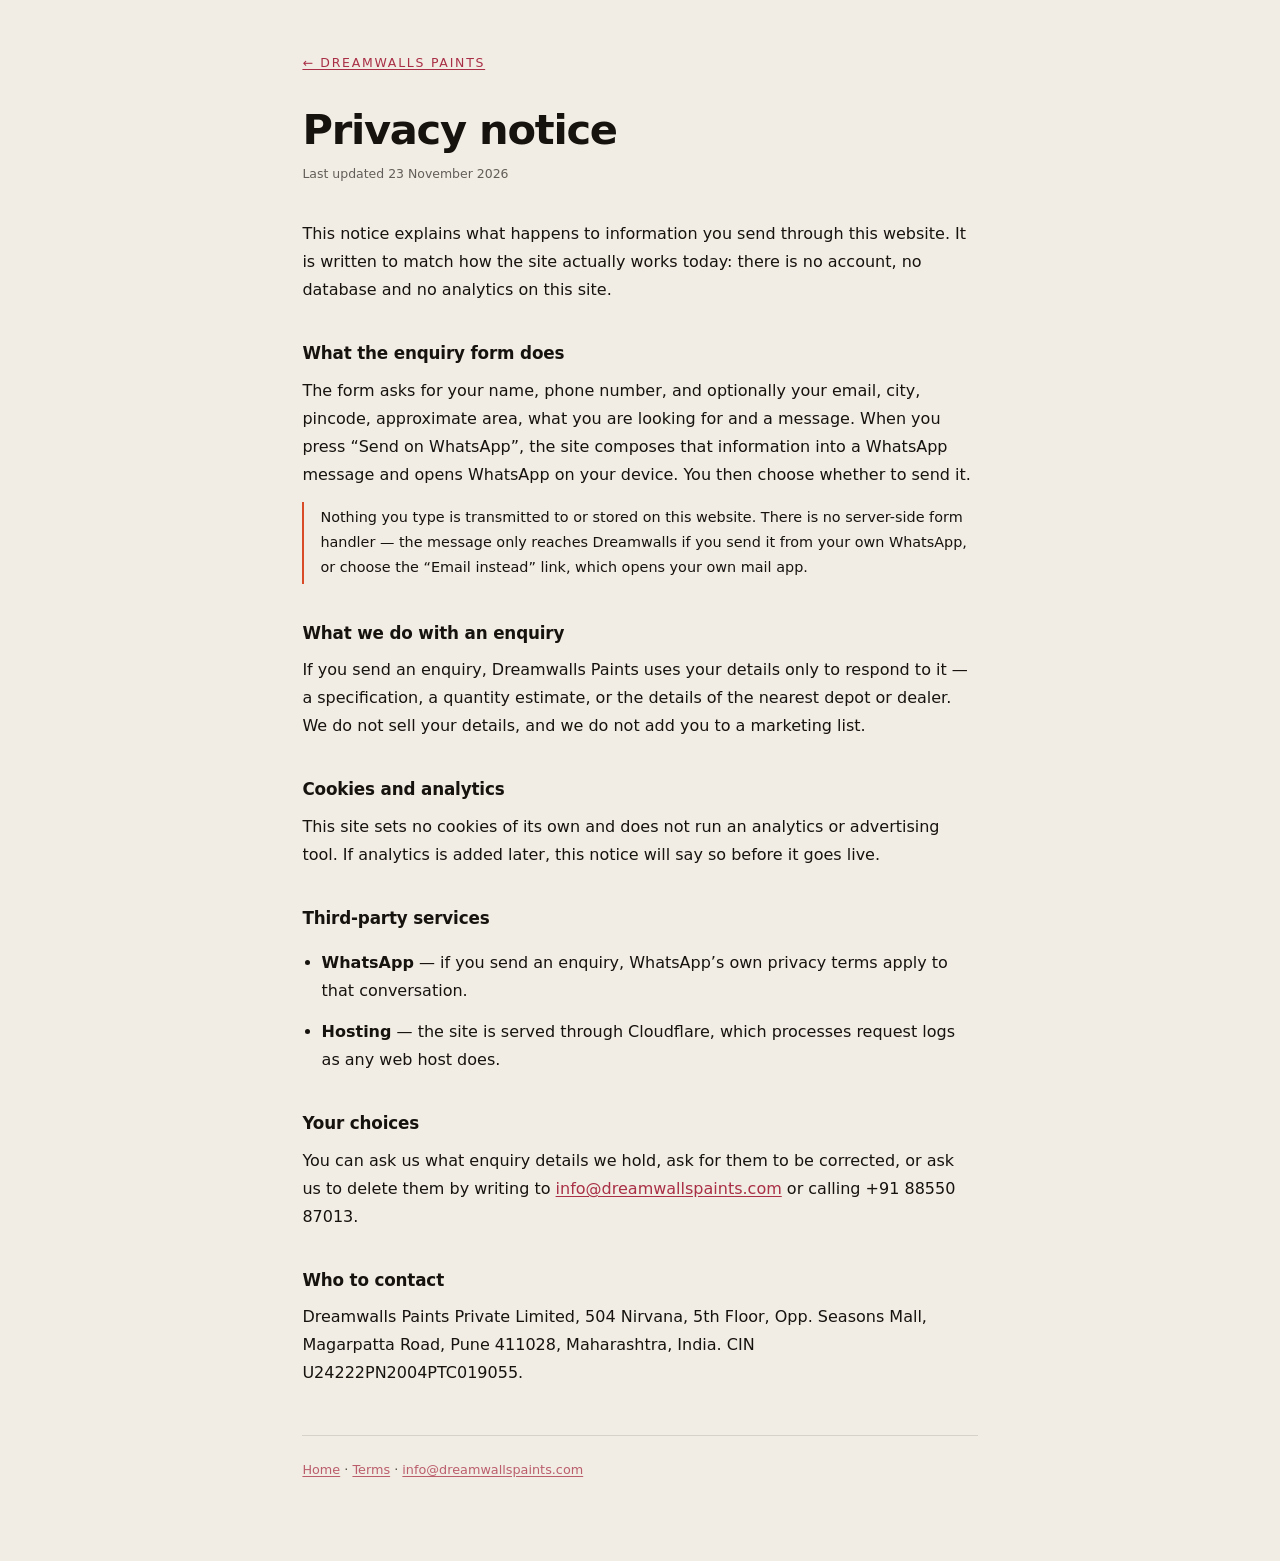
<file: privacy/index.html>
<!doctype html>
<html lang="en-IN">
  <head>
    <meta charset="UTF-8" />
    <meta name="viewport" content="width=device-width, initial-scale=1.0" />
    <title>Privacy — Dreamwalls Paints</title>
    <meta name="robots" content="index,follow" />
    <link rel="icon" href="/favicon.ico" sizes="any" />
    <link rel="canonical" href="https://dreamwallspaints.com/privacy" />
    <style>
      :root { color-scheme: light; }
      * { box-sizing: border-box; }
      body {
        margin: 0;
        background: #f2ede4;
        color: #16130f;
        font-family: "Inter", system-ui, -apple-system, "Segoe UI", Roboto, sans-serif;
        font-size: 16px;
        line-height: 1.75;
        font-weight: 400;
      }
      .wrap { max-width: 720px; margin: 0 auto; padding: 3rem 1.4rem 5rem; }
      a { color: #a82f45; text-underline-offset: 2px; }
      .back { display: inline-block; margin-bottom: 2rem; font-size: 0.78rem; letter-spacing: 0.14em; text-transform: uppercase; }
      h1 { font-size: clamp(1.8rem, 4vw, 2.6rem); line-height: 1.15; letter-spacing: -0.03em; margin: 0 0 0.6rem; }
      .meta { font-size: 0.78rem; opacity: 0.65; margin: 0 0 2.2rem; }
      h2 { font-size: 1.05rem; letter-spacing: -0.01em; margin: 2.2rem 0 0.5rem; }
      p, li { margin: 0 0 0.8rem; }
      ul { padding-left: 1.2rem; }
      .note { border-left: 2px solid #d94a26; padding: 0.2rem 0 0.2rem 1rem; font-size: 0.9rem; }
      footer { margin-top: 3rem; padding-top: 1.4rem; border-top: 1px solid rgba(22, 19, 15, 0.16); font-size: 0.8rem; opacity: 0.75; }
    </style>
  </head>
  <body>
    <main class="wrap">
      <a class="back" href="/">← Dreamwalls Paints</a>
      <h1>Privacy notice</h1>
      <p class="meta">Last updated 23 November 2026</p>

      <p>
        This notice explains what happens to information you send through this website. It is
        written to match how the site actually works today: there is no account, no database and
        no analytics on this site.
      </p>

      <h2>What the enquiry form does</h2>
      <p>
        The form asks for your name, phone number, and optionally your email, city, pincode,
        approximate area, what you are looking for and a message. When you press “Send on
        WhatsApp”, the site composes that information into a WhatsApp message and opens WhatsApp
        on your device. You then choose whether to send it.
      </p>
      <p class="note">
        Nothing you type is transmitted to or stored on this website. There is no server-side form
        handler — the message only reaches Dreamwalls if you send it from your own WhatsApp, or
        choose the “Email instead” link, which opens your own mail app.
      </p>

      <h2>What we do with an enquiry</h2>
      <p>
        If you send an enquiry, Dreamwalls Paints uses your details only to respond to it — a
        specification, a quantity estimate, or the details of the nearest depot or dealer. We do
        not sell your details, and we do not add you to a marketing list.
      </p>

      <h2>Cookies and analytics</h2>
      <p>
        This site sets no cookies of its own and does not run an analytics or advertising tool. If
        analytics is added later, this notice will say so before it goes live.
      </p>

      <h2>Third-party services</h2>
      <ul>
        <li>
          <strong>WhatsApp</strong> — if you send an enquiry, WhatsApp’s own privacy terms apply to
          that conversation.
        </li>
        <li>
          <strong>Hosting</strong> — the site is served through Cloudflare, which processes request
          logs as any web host does.
        </li>
      </ul>

      <h2>Your choices</h2>
      <p>
        You can ask us what enquiry details we hold, ask for them to be corrected, or ask us to
        delete them by writing to
        <a href="mailto:info@dreamwallspaints.com">info@dreamwallspaints.com</a> or calling
        +91 88550 87013.
      </p>

      <h2>Who to contact</h2>
      <p>
        Dreamwalls Paints Private Limited, 504 Nirvana, 5th Floor, Opp. Seasons Mall, Magarpatta
        Road, Pune 411028, Maharashtra, India. CIN U24222PN2004PTC019055.
      </p>

      <footer>
        <a href="/">Home</a> · <a href="/terms">Terms</a> ·
        <a href="mailto:info@dreamwallspaints.com">info@dreamwallspaints.com</a>
      </footer>
    </main>
  </body>
</html>
</file>
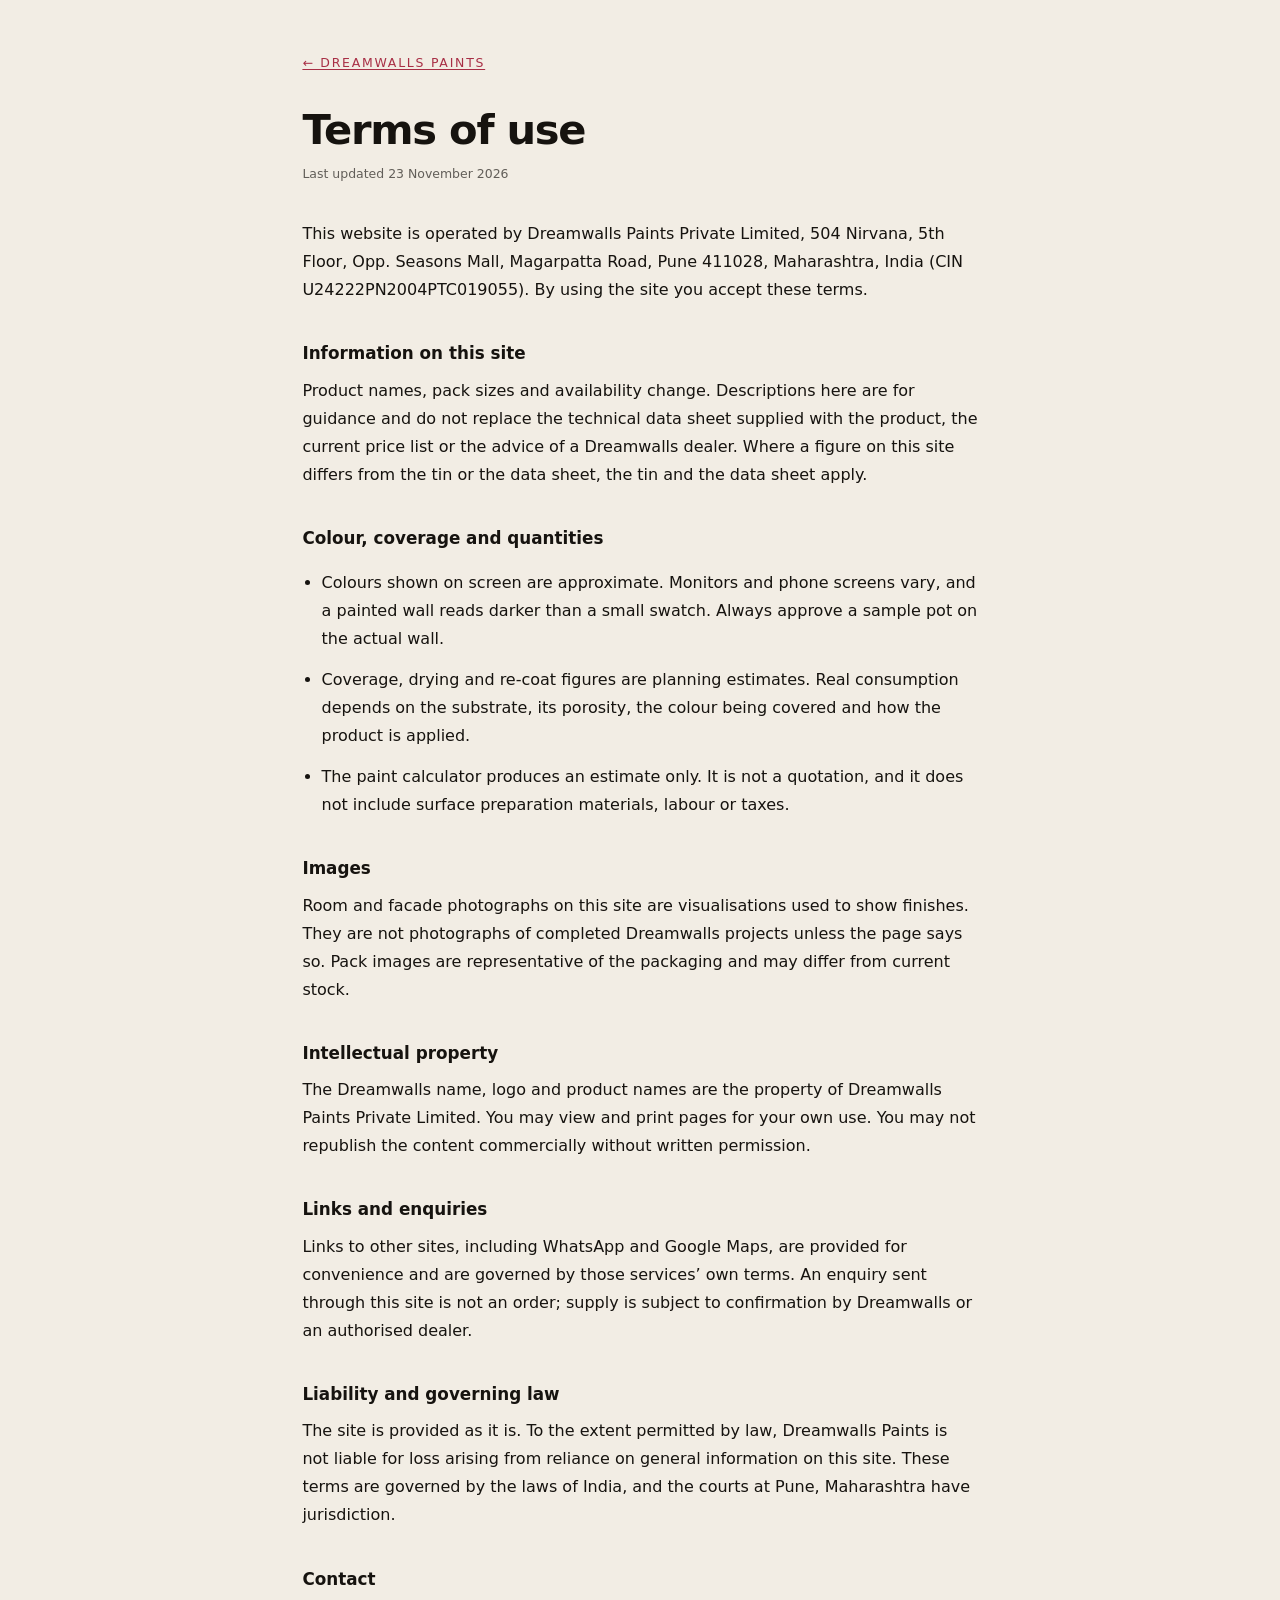
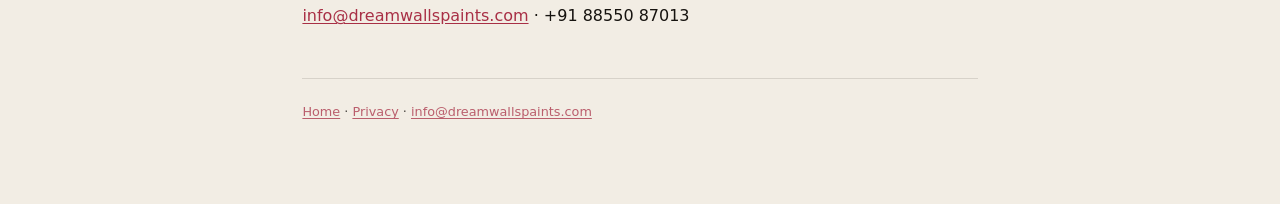
<file: terms/index.html>
<!doctype html>
<html lang="en-IN">
  <head>
    <meta charset="UTF-8" />
    <meta name="viewport" content="width=device-width, initial-scale=1.0" />
    <title>Terms of use — Dreamwalls Paints</title>
    <meta name="robots" content="index,follow" />
    <link rel="icon" href="/favicon.ico" sizes="any" />
    <link rel="canonical" href="https://dreamwallspaints.com/terms" />
    <style>
      :root { color-scheme: light; }
      * { box-sizing: border-box; }
      body {
        margin: 0;
        background: #f2ede4;
        color: #16130f;
        font-family: "Inter", system-ui, -apple-system, "Segoe UI", Roboto, sans-serif;
        font-size: 16px;
        line-height: 1.75;
      }
      .wrap { max-width: 720px; margin: 0 auto; padding: 3rem 1.4rem 5rem; }
      a { color: #a82f45; text-underline-offset: 2px; }
      .back { display: inline-block; margin-bottom: 2rem; font-size: 0.78rem; letter-spacing: 0.14em; text-transform: uppercase; }
      h1 { font-size: clamp(1.8rem, 4vw, 2.6rem); line-height: 1.15; letter-spacing: -0.03em; margin: 0 0 0.6rem; }
      .meta { font-size: 0.78rem; opacity: 0.65; margin: 0 0 2.2rem; }
      h2 { font-size: 1.05rem; margin: 2.2rem 0 0.5rem; }
      p, li { margin: 0 0 0.8rem; }
      ul { padding-left: 1.2rem; }
      footer { margin-top: 3rem; padding-top: 1.4rem; border-top: 1px solid rgba(22, 19, 15, 0.16); font-size: 0.8rem; opacity: 0.75; }
    </style>
  </head>
  <body>
    <main class="wrap">
      <a class="back" href="/">← Dreamwalls Paints</a>
      <h1>Terms of use</h1>
      <p class="meta">Last updated 23 November 2026</p>

      <p>
        This website is operated by Dreamwalls Paints Private Limited, 504 Nirvana, 5th Floor,
        Opp. Seasons Mall, Magarpatta Road, Pune 411028, Maharashtra, India (CIN
        U24222PN2004PTC019055). By using the site you accept these terms.
      </p>

      <h2>Information on this site</h2>
      <p>
        Product names, pack sizes and availability change. Descriptions here are for guidance and
        do not replace the technical data sheet supplied with the product, the current price list
        or the advice of a Dreamwalls dealer. Where a figure on this site differs from the tin or
        the data sheet, the tin and the data sheet apply.
      </p>

      <h2>Colour, coverage and quantities</h2>
      <ul>
        <li>
          Colours shown on screen are approximate. Monitors and phone screens vary, and a painted
          wall reads darker than a small swatch. Always approve a sample pot on the actual wall.
        </li>
        <li>
          Coverage, drying and re-coat figures are planning estimates. Real consumption depends on
          the substrate, its porosity, the colour being covered and how the product is applied.
        </li>
        <li>
          The paint calculator produces an estimate only. It is not a quotation, and it does not
          include surface preparation materials, labour or taxes.
        </li>
      </ul>

      <h2>Images</h2>
      <p>
        Room and facade photographs on this site are visualisations used to show finishes. They are
        not photographs of completed Dreamwalls projects unless the page says so. Pack images are
        representative of the packaging and may differ from current stock.
      </p>

      <h2>Intellectual property</h2>
      <p>
        The Dreamwalls name, logo and product names are the property of Dreamwalls Paints Private
        Limited. You may view and print pages for your own use. You may not republish the content
        commercially without written permission.
      </p>

      <h2>Links and enquiries</h2>
      <p>
        Links to other sites, including WhatsApp and Google Maps, are provided for convenience and
        are governed by those services’ own terms. An enquiry sent through this site is not an
        order; supply is subject to confirmation by Dreamwalls or an authorised dealer.
      </p>

      <h2>Liability and governing law</h2>
      <p>
        The site is provided as it is. To the extent permitted by law, Dreamwalls Paints is not
        liable for loss arising from reliance on general information on this site. These terms are
        governed by the laws of India, and the courts at Pune, Maharashtra have jurisdiction.
      </p>

      <h2>Contact</h2>
      <p>
        <a href="mailto:info@dreamwallspaints.com">info@dreamwallspaints.com</a> · +91 88550 87013
      </p>

      <footer>
        <a href="/">Home</a> · <a href="/privacy">Privacy</a> ·
        <a href="mailto:info@dreamwallspaints.com">info@dreamwallspaints.com</a>
      </footer>
    </main>
  </body>
</html>
</file>
<file: assets/index-BSQXrFjx.css>
@font-face{font-family:Bricolage Grotesque;font-style:normal;font-weight:300 800;font-stretch:100%;font-display:swap;src:url(/assets/bricolage-grotesque-300-800-vietnamese-f849fa-Bsw--Lnt.woff2)format("woff2");unicode-range:U+102-103,U+110-111,U+128-129,U+168-169,U+1A0-1A1,U+1AF-1B0,U+300-301,U+303-304,U+308-309,U+323,U+329,U+1EA0-1EF9,U+20AB}@font-face{font-family:Bricolage Grotesque;font-style:normal;font-weight:300 800;font-stretch:100%;font-display:swap;src:url(/assets/bricolage-grotesque-300-800-latin-ext-6441e9-B82pxkPf.woff2)format("woff2");unicode-range:U+100-2BA,U+2BD-2C5,U+2C7-2CC,U+2CE-2D7,U+2DD-2FF,U+304,U+308,U+329,U+1D00-1DBF,U+1E00-1E9F,U+1EF2-1EFF,U+2020,U+20A0-20AB,U+20AD-20C4,U+2113,U+2C60-2C7F,U+A720-A7FF}@font-face{font-family:Bricolage Grotesque;font-style:normal;font-weight:300 800;font-stretch:100%;font-display:swap;src:url(/assets/bricolage-grotesque-300-800-latin-4efd1a-C23fTOVi.woff2)format("woff2");unicode-range:U+??,U+131,U+152-153,U+2BB-2BC,U+2C6,U+2DA,U+2DC,U+304,U+308,U+329,U+2000-206F,U+20AC,U+2122,U+2191,U+2193,U+2212,U+2215,U+FEFF,U+FFFD}@font-face{font-family:Inter;font-style:normal;font-weight:300;font-display:swap;src:url(/assets/inter-300-cyrillic-ext-724915-Cpd2YT5r.woff2)format("woff2");unicode-range:U+460-52F,U+1C80-1C8A,U+20B4,U+2DE0-2DFF,U+A640-A69F,U+FE2E-FE2F}@font-face{font-family:Inter;font-style:normal;font-weight:300;font-display:swap;src:url(/assets/inter-300-cyrillic-e34c5f-C5ekK6td.woff2)format("woff2");unicode-range:U+301,U+400-45F,U+490-491,U+4B0-4B1,U+2116}@font-face{font-family:Inter;font-style:normal;font-weight:300;font-display:swap;src:url(/assets/inter-300-greek-ext-6e1a6b-Ai74Rjx-.woff2)format("woff2");unicode-range:U+1F??}@font-face{font-family:Inter;font-style:normal;font-weight:300;font-display:swap;src:url(/assets/inter-300-greek-656bbe-BQL42Lnq.woff2)format("woff2");unicode-range:U+370-377,U+37A-37F,U+384-38A,U+38C,U+38E-3A1,U+3A3-3FF}@font-face{font-family:Inter;font-style:normal;font-weight:300;font-display:swap;src:url(/assets/inter-300-vietnamese-fc83e0-YEzCLjIM.woff2)format("woff2");unicode-range:U+102-103,U+110-111,U+128-129,U+168-169,U+1A0-1A1,U+1AF-1B0,U+300-301,U+303-304,U+308-309,U+323,U+329,U+1EA0-1EF9,U+20AB}@font-face{font-family:Inter;font-style:normal;font-weight:300;font-display:swap;src:url(/assets/inter-300-latin-ext-749a30-B_-bZUTo.woff2)format("woff2");unicode-range:U+100-2BA,U+2BD-2C5,U+2C7-2CC,U+2CE-2D7,U+2DD-2FF,U+304,U+308,U+329,U+1D00-1DBF,U+1E00-1E9F,U+1EF2-1EFF,U+2020,U+20A0-20AB,U+20AD-20C4,U+2113,U+2C60-2C7F,U+A720-A7FF}@font-face{font-family:Inter;font-style:normal;font-weight:300;font-display:swap;src:url(/assets/inter-300-latin-1ab1ad-8kRkwJBP.woff2)format("woff2");unicode-range:U+??,U+131,U+152-153,U+2BB-2BC,U+2C6,U+2DA,U+2DC,U+304,U+308,U+329,U+2000-206F,U+20AC,U+2122,U+2191,U+2193,U+2212,U+2215,U+FEFF,U+FFFD}@font-face{font-family:Inter;font-style:normal;font-weight:400;font-display:swap;src:url(/assets/inter-300-cyrillic-ext-724915-Cpd2YT5r.woff2)format("woff2");unicode-range:U+460-52F,U+1C80-1C8A,U+20B4,U+2DE0-2DFF,U+A640-A69F,U+FE2E-FE2F}@font-face{font-family:Inter;font-style:normal;font-weight:400;font-display:swap;src:url(/assets/inter-300-cyrillic-e34c5f-C5ekK6td.woff2)format("woff2");unicode-range:U+301,U+400-45F,U+490-491,U+4B0-4B1,U+2116}@font-face{font-family:Inter;font-style:normal;font-weight:400;font-display:swap;src:url(/assets/inter-300-greek-ext-6e1a6b-Ai74Rjx-.woff2)format("woff2");unicode-range:U+1F??}@font-face{font-family:Inter;font-style:normal;font-weight:400;font-display:swap;src:url(/assets/inter-300-greek-656bbe-BQL42Lnq.woff2)format("woff2");unicode-range:U+370-377,U+37A-37F,U+384-38A,U+38C,U+38E-3A1,U+3A3-3FF}@font-face{font-family:Inter;font-style:normal;font-weight:400;font-display:swap;src:url(/assets/inter-300-vietnamese-fc83e0-YEzCLjIM.woff2)format("woff2");unicode-range:U+102-103,U+110-111,U+128-129,U+168-169,U+1A0-1A1,U+1AF-1B0,U+300-301,U+303-304,U+308-309,U+323,U+329,U+1EA0-1EF9,U+20AB}@font-face{font-family:Inter;font-style:normal;font-weight:400;font-display:swap;src:url(/assets/inter-300-latin-ext-749a30-B_-bZUTo.woff2)format("woff2");unicode-range:U+100-2BA,U+2BD-2C5,U+2C7-2CC,U+2CE-2D7,U+2DD-2FF,U+304,U+308,U+329,U+1D00-1DBF,U+1E00-1E9F,U+1EF2-1EFF,U+2020,U+20A0-20AB,U+20AD-20C4,U+2113,U+2C60-2C7F,U+A720-A7FF}@font-face{font-family:Inter;font-style:normal;font-weight:400;font-display:swap;src:url(/assets/inter-300-latin-1ab1ad-8kRkwJBP.woff2)format("woff2");unicode-range:U+??,U+131,U+152-153,U+2BB-2BC,U+2C6,U+2DA,U+2DC,U+304,U+308,U+329,U+2000-206F,U+20AC,U+2122,U+2191,U+2193,U+2212,U+2215,U+FEFF,U+FFFD}@font-face{font-family:Inter;font-style:normal;font-weight:500;font-display:swap;src:url(/assets/inter-300-cyrillic-ext-724915-Cpd2YT5r.woff2)format("woff2");unicode-range:U+460-52F,U+1C80-1C8A,U+20B4,U+2DE0-2DFF,U+A640-A69F,U+FE2E-FE2F}@font-face{font-family:Inter;font-style:normal;font-weight:500;font-display:swap;src:url(/assets/inter-300-cyrillic-e34c5f-C5ekK6td.woff2)format("woff2");unicode-range:U+301,U+400-45F,U+490-491,U+4B0-4B1,U+2116}@font-face{font-family:Inter;font-style:normal;font-weight:500;font-display:swap;src:url(/assets/inter-300-greek-ext-6e1a6b-Ai74Rjx-.woff2)format("woff2");unicode-range:U+1F??}@font-face{font-family:Inter;font-style:normal;font-weight:500;font-display:swap;src:url(/assets/inter-300-greek-656bbe-BQL42Lnq.woff2)format("woff2");unicode-range:U+370-377,U+37A-37F,U+384-38A,U+38C,U+38E-3A1,U+3A3-3FF}@font-face{font-family:Inter;font-style:normal;font-weight:500;font-display:swap;src:url(/assets/inter-300-vietnamese-fc83e0-YEzCLjIM.woff2)format("woff2");unicode-range:U+102-103,U+110-111,U+128-129,U+168-169,U+1A0-1A1,U+1AF-1B0,U+300-301,U+303-304,U+308-309,U+323,U+329,U+1EA0-1EF9,U+20AB}@font-face{font-family:Inter;font-style:normal;font-weight:500;font-display:swap;src:url(/assets/inter-300-latin-ext-749a30-B_-bZUTo.woff2)format("woff2");unicode-range:U+100-2BA,U+2BD-2C5,U+2C7-2CC,U+2CE-2D7,U+2DD-2FF,U+304,U+308,U+329,U+1D00-1DBF,U+1E00-1E9F,U+1EF2-1EFF,U+2020,U+20A0-20AB,U+20AD-20C4,U+2113,U+2C60-2C7F,U+A720-A7FF}@font-face{font-family:Inter;font-style:normal;font-weight:500;font-display:swap;src:url(/assets/inter-300-latin-1ab1ad-8kRkwJBP.woff2)format("woff2");unicode-range:U+??,U+131,U+152-153,U+2BB-2BC,U+2C6,U+2DA,U+2DC,U+304,U+308,U+329,U+2000-206F,U+20AC,U+2122,U+2191,U+2193,U+2212,U+2215,U+FEFF,U+FFFD}@font-face{font-family:Inter;font-style:normal;font-weight:600;font-display:swap;src:url(/assets/inter-300-cyrillic-ext-724915-Cpd2YT5r.woff2)format("woff2");unicode-range:U+460-52F,U+1C80-1C8A,U+20B4,U+2DE0-2DFF,U+A640-A69F,U+FE2E-FE2F}@font-face{font-family:Inter;font-style:normal;font-weight:600;font-display:swap;src:url(/assets/inter-300-cyrillic-e34c5f-C5ekK6td.woff2)format("woff2");unicode-range:U+301,U+400-45F,U+490-491,U+4B0-4B1,U+2116}@font-face{font-family:Inter;font-style:normal;font-weight:600;font-display:swap;src:url(/assets/inter-300-greek-ext-6e1a6b-Ai74Rjx-.woff2)format("woff2");unicode-range:U+1F??}@font-face{font-family:Inter;font-style:normal;font-weight:600;font-display:swap;src:url(/assets/inter-300-greek-656bbe-BQL42Lnq.woff2)format("woff2");unicode-range:U+370-377,U+37A-37F,U+384-38A,U+38C,U+38E-3A1,U+3A3-3FF}@font-face{font-family:Inter;font-style:normal;font-weight:600;font-display:swap;src:url(/assets/inter-300-vietnamese-fc83e0-YEzCLjIM.woff2)format("woff2");unicode-range:U+102-103,U+110-111,U+128-129,U+168-169,U+1A0-1A1,U+1AF-1B0,U+300-301,U+303-304,U+308-309,U+323,U+329,U+1EA0-1EF9,U+20AB}@font-face{font-family:Inter;font-style:normal;font-weight:600;font-display:swap;src:url(/assets/inter-300-latin-ext-749a30-B_-bZUTo.woff2)format("woff2");unicode-range:U+100-2BA,U+2BD-2C5,U+2C7-2CC,U+2CE-2D7,U+2DD-2FF,U+304,U+308,U+329,U+1D00-1DBF,U+1E00-1E9F,U+1EF2-1EFF,U+2020,U+20A0-20AB,U+20AD-20C4,U+2113,U+2C60-2C7F,U+A720-A7FF}@font-face{font-family:Inter;font-style:normal;font-weight:600;font-display:swap;src:url(/assets/inter-300-latin-1ab1ad-8kRkwJBP.woff2)format("woff2");unicode-range:U+??,U+131,U+152-153,U+2BB-2BC,U+2C6,U+2DA,U+2DC,U+304,U+308,U+329,U+2000-206F,U+20AC,U+2122,U+2191,U+2193,U+2212,U+2215,U+FEFF,U+FFFD}:root{--ink:#0c0b0a;--ink-2:#141210;--ink-3:#1d1a16;--paper:#f2ede4;--paper-2:#e8e0d3;--paper-3:#dbd1c1;--line:#0c0b0a1f;--line-strong:#0c0b0a47;--line-light:#f2ede429;--pigment:#d94a26;--pigment-2:#e8a13c;--pigment-3:#a82f45;--display:"Bricolage Grotesque", "Helvetica Neue", Arial, sans-serif;--body:"Inter", "Helvetica Neue", Arial, sans-serif;--ease:cubic-bezier(.22, 1, .36, 1);--pad:clamp(1.25rem, 5.5vw, 7rem);--max:1420px}*{box-sizing:border-box}html{scroll-behavior:smooth;-webkit-text-size-adjust:100%}body{background:var(--paper);color:var(--ink);font-family:var(--body);-webkit-font-smoothing:antialiased;text-rendering:optimizelegibility;margin:0;font-weight:400;line-height:1.65;overflow-x:hidden}img,svg{max-width:100%;display:block}a{color:inherit;text-decoration:none}ul{margin:0;padding:0;list-style:none}button{font:inherit;color:inherit;cursor:pointer;background:0 0;border:0}:focus-visible{outline:1px solid var(--pigment-2);outline-offset:3px}::selection{background:var(--pigment);color:#fff}.grain{z-index:60;pointer-events:none;opacity:.032;mix-blend-mode:multiply;background-image:url("data:image/svg+xml,%3Csvg xmlns='http://www.w3.org/2000/svg' width='180' height='180'%3E%3Cfilter id='n'%3E%3CfeTurbulence type='fractalNoise' baseFrequency='0.8' numOctaves='4'/%3E%3C/filter%3E%3Crect width='180' height='180' filter='url(%23n)'/%3E%3C/svg%3E");position:fixed;inset:0}.scroll-progress{z-index:70;height:2px;position:fixed;top:0;left:0;right:0}.scroll-progress span{transform-origin:0;background:linear-gradient(90deg, var(--pigment), var(--pigment-2), var(--pigment-3));width:100%;height:100%;display:block;transform:scaleX(0)}.cursor{z-index:80;pointer-events:none;mix-blend-mode:difference;display:none;position:fixed;inset:0}.cursor-dot,.cursor-ring{border-radius:50%;position:absolute;top:0;left:0}.cursor-dot{background:#fff;width:5px;height:5px;transform:translate(-50%,-50%)}.cursor-ring{width:30px;height:30px;transition:width .3s var(--ease), height .3s var(--ease), border-color .3s;border:1px solid #fff9;transform:translate(-50%,-50%)}.cursor.is-active .cursor-ring{border-color:#fffffff2;width:56px;height:56px}@media (hover:hover) and (pointer:fine){.cursor{display:block}}.nav{z-index:50;padding:1.35rem var(--pad);color:var(--paper);transition:background .45s var(--ease), padding .45s var(--ease), backdrop-filter .45s;border-bottom:1px solid #f2ede414;align-items:center;gap:clamp(1rem,3vw,2.6rem);display:flex;position:fixed;top:0;left:0;right:0}.nav.is-stuck{-webkit-backdrop-filter:blur(20px)saturate(1.15);border-bottom-color:var(--line-light);background:#0c0b0af7;padding-top:.85rem;padding-bottom:.85rem}.brand{align-items:center;margin-right:auto;display:flex}.brand-logo{width:auto;height:clamp(32px,3.6vw,42px)}.nav-links{letter-spacing:.03em;gap:clamp(1rem,1.9vw,1.9rem);font-size:.78rem;display:flex}.nav-links a{opacity:.62;padding:.25rem 0;transition:opacity .3s;position:relative}.nav-links a:after{content:"";background:var(--pigment-2);transform-origin:100%;width:100%;height:1px;transition:transform .45s var(--ease);position:absolute;bottom:-2px;left:0;transform:scaleX(0)}.nav-links a:hover{opacity:1}.nav-links a:hover:after{transform-origin:0;transform:scaleX(1)}.nav-cta{letter-spacing:.04em;border:1px solid #f2ede438;border-radius:100px;align-items:center;gap:.55rem;padding:.62rem 1.05rem;font-size:.74rem;transition:border-color .3s,background .3s;display:inline-flex}.nav-cta:hover{background:#f2ede414;border-color:#f2ede499}.pulse{background:var(--pigment-2);border-radius:50%;width:5px;height:5px;animation:2.8s infinite pulse;box-shadow:0 0 #e8a13c99}@keyframes pulse{0%{box-shadow:0 0 #e8a13c80}70%{box-shadow:0 0 0 9px #e8a13c00}to{box-shadow:0 0 #e8a13c00}}.nav-toggle{flex-direction:column;gap:5px;width:30px;padding:6px 0;display:none}.nav-toggle span{width:100%;height:1.5px;transition:transform .3s var(--ease);background:currentColor}.hero{background:var(--ink);min-height:100svh;color:var(--paper);padding:clamp(7.5rem, 17vh, 12rem) var(--pad) clamp(3rem, 6vh, 5rem);isolation:isolate;flex-direction:column;justify-content:center;display:flex;position:relative;overflow:hidden}#pigment{z-index:-3;width:100%;height:100%;position:absolute;inset:0}.hero:before{content:"";z-index:-2;background:radial-gradient(110% 80% at 72% 0,#0c0b0a00 0%,#0c0b0a80 55%,#0c0b0af0 100%),linear-gradient(#0c0b0a73 0%,#0c0b0a00 38%,#0c0b0ab8 100%);position:absolute;inset:0}.hero:after{content:"";z-index:-1;pointer-events:none;opacity:.7;background-image:repeating-linear-gradient(90deg,#f2ede412 0 1px,#0000 1px 16.6667%);position:absolute;inset:0;-webkit-mask-image:linear-gradient(#0000 0%,#000 26% 76%,#0000 100%);mask-image:linear-gradient(#0000 0%,#000 26% 76%,#0000 100%)}.hero-inner{width:100%;max-width:var(--max);grid-template-columns:minmax(0,1.06fr) minmax(0,.8fr);align-items:center;gap:clamp(2rem,4vw,4.5rem);margin:0 auto;display:grid;position:relative}.hero-copy{min-width:0}.eyebrow{letter-spacing:.3em;text-transform:uppercase;opacity:.62;align-items:center;gap:.75rem;margin:0 0 1.8rem;font-size:.64rem;font-weight:500;display:inline-flex}.eyebrow:before{content:"";opacity:.7;background:currentColor;width:34px;height:1px}.hero-title{font-family:var(--display);letter-spacing:-.055em;margin:0 0 clamp(1.6rem,3vw,2.4rem);font-size:clamp(2.6rem,6.3vw,6.6rem);font-weight:300;line-height:.9}.hero-title .line{padding-bottom:.06em;display:block;overflow:hidden}.hero-title .line:first-child{opacity:.94}.hero-title .accent{background:linear-gradient(96deg, var(--pigment) 0%, var(--pigment-2) 48%, var(--pigment-3) 100%);color:#0000;-webkit-background-clip:text;background-clip:text;font-weight:400}.lede{color:#f2ede4a8;max-width:44ch;margin:0 0 clamp(1.8rem,3.5vw,2.6rem);font-size:clamp(.92rem,1.25vw,1.04rem);font-weight:300;line-height:1.75}.hero-actions{flex-wrap:wrap;gap:.7rem;margin-bottom:clamp(2.6rem,5vw,4rem);display:flex}.btn{letter-spacing:.02em;transition:transform .35s var(--ease), background .35s, color .35s, border-color .35s;will-change:transform;border:1px solid #0000;border-radius:100px;justify-content:center;align-items:center;gap:.55rem;padding:.95rem 1.6rem;font-size:.82rem;font-weight:500;display:inline-flex}.btn-solid{background:var(--paper);color:var(--ink)}.btn-solid:hover{background:var(--pigment-2);color:var(--ink)}.btn-ghost{color:var(--paper);border-color:#f2ede442}.btn-ghost:hover{background:#f2ede412;border-color:#f2ede4b3}.swatch-panel{-webkit-backdrop-filter:blur(16px)saturate(1.1);background:#0c0b0a61;border:1px solid #f2ede426;border-radius:12px;flex-direction:column;gap:.9rem;max-width:100%;padding:.95rem 1.15rem 1.05rem;display:inline-flex}.swatch-head{letter-spacing:.26em;text-transform:uppercase;opacity:.55;justify-content:space-between;align-items:baseline;gap:2rem;font-size:.58rem;display:flex}.swatch-name{color:var(--pigment-2);opacity:1;letter-spacing:.18em}.swatches{flex-wrap:wrap;gap:.45rem;display:flex}.swatch{height:26px;transition:transform .35s var(--ease), box-shadow .35s;border-radius:100px;padding:0;display:flex;overflow:hidden;box-shadow:inset 0 0 0 1px #f2ede433}.swatch i{width:15px;height:100%;display:block}.swatch:hover{transform:translateY(-3px)}.swatch.is-active{box-shadow:inset 0 0 0 1px #f2ede433, 0 0 0 1.5px var(--paper)}.hero-visual{justify-self:end;width:100%;max-width:420px;padding-bottom:clamp(2.5rem,5vw,3.8rem);position:relative}.hero-shot{background:var(--ink-2);border:1px solid #f2ede42e;margin:0;position:relative;overflow:hidden}.hero-shot img{object-fit:cover;width:100%;height:100%;display:block}.hero-shot.main{aspect-ratio:4/5;box-shadow:0 70px 110px -70px #000}.hero-shot.inset{aspect-ratio:1;background:var(--ink);border:4px solid var(--ink);width:52%;position:absolute;bottom:0;left:-16%;box-shadow:0 40px 80px -50px #000}.hero-shot figcaption{letter-spacing:.2em;text-transform:uppercase;color:#f2ede4c7;background:linear-gradient(#0c0b0a99,#0c0b0a00);align-items:baseline;gap:.45rem;padding:.85rem .85rem 2.4rem;font-size:.54rem;line-height:1.4;display:flex;position:absolute;top:0;left:0;right:0}.hero-shot figcaption span{color:var(--pigment-2)}@media (width<=1100px){.hero-inner{grid-template-columns:1fr;gap:2.6rem}.hero-visual{grid-template-columns:1.35fr 1fr;justify-self:start;align-items:end;gap:.6rem;max-width:100%;padding-bottom:0;display:grid}.hero-shot.main{aspect-ratio:4/3}.hero-shot.inset{aspect-ratio:1;border-width:1px;width:auto;position:static}}@media (width<=560px){.hero-shot.main{aspect-ratio:5/4}.hero-shot figcaption{letter-spacing:.14em;font-size:.5rem}}.hero-foot{width:100%;max-width:var(--max);letter-spacing:.24em;text-transform:uppercase;color:#f2ede480;border-top:1px solid #f2ede424;justify-content:space-between;align-items:center;gap:1.5rem;margin:clamp(2rem,5vh,3.5rem) auto 0;padding-top:1.1rem;font-size:.58rem;display:flex;position:relative}.hero-scroll{align-items:center;gap:.7rem;transition:color .3s;display:inline-flex}.hero-scroll:hover{color:var(--paper)}.hero-scroll-line{transform-origin:0;width:44px;height:1px;animation:scrollLine 2.8s var(--ease) infinite;background:currentColor;display:block}@keyframes scrollLine{0%{opacity:.4;transform:scaleX(.2)}50%{opacity:1;transform:scaleX(1)}to{opacity:.4;transform:scaleX(.2)}}.hero-foot-meta{text-align:right}@media (width<=640px){.hero-foot-meta{display:none}}.marquee{background:var(--paper);border-bottom:1px solid var(--line);padding:1.15rem 0;overflow:hidden}.marquee-track{width:max-content;animation:46s linear infinite marquee;display:flex}.marquee-track span{font-family:var(--body);letter-spacing:.28em;text-transform:uppercase;white-space:nowrap;opacity:.5;align-items:center;font-size:.66rem;font-weight:500;display:flex}.marquee-track em{color:var(--pigment);opacity:.9;margin:0 1.5rem;font-size:.8em;font-style:normal}@keyframes marquee{to{transform:translate(-50%)}}.stats{background:var(--paper);border-bottom:1px solid var(--line);grid-template-columns:repeat(4,1fr);display:grid}.stat{padding:clamp(2rem, 4.4vw, 3.4rem) var(--pad);border-right:1px solid var(--line);flex-direction:column;gap:.7rem;display:flex}.stat:last-child{border-right:0}.stat-num{font-family:var(--display);letter-spacing:-.055em;align-items:baseline;gap:.18rem;font-size:clamp(2rem,4vw,3.2rem);font-weight:300;line-height:1;display:flex}.stat-num i{opacity:.5;letter-spacing:0;font-size:.42em;font-style:normal;font-weight:400}.stat-label{opacity:.55;letter-spacing:.01em;max-width:24ch;font-size:.72rem;line-height:1.55}@media (width<=900px){.stats{grid-template-columns:repeat(2,1fr)}.stat{padding-left:1.4rem;padding-right:1.4rem}.stat:nth-child(2){border-right:0}.stat:first-child,.stat:nth-child(2){border-bottom:1px solid var(--line)}}@media (width<=520px){.stats{grid-template-columns:1fr}.stat{border-right:0;border-bottom:1px solid var(--line)}.stat:last-child{border-bottom:0}}.section{padding:clamp(5rem, 10vw, 9rem) var(--pad);position:relative}section[id]{scroll-margin-top:78px}.section-head{max-width:940px;margin-bottom:clamp(2.8rem,5.5vw,4.8rem)}.display{font-family:var(--display);letter-spacing:-.05em;margin:0 0 1.5rem;font-size:clamp(2.35rem,6vw,5rem);font-weight:300;line-height:.96}.display .thin{opacity:.42;font-weight:200}.section-lede{opacity:.6;max-width:48ch;margin:0;font-size:clamp(.9rem,1.2vw,1rem);font-weight:300;line-height:1.78}.range{background:var(--paper)}.range-grid{background:var(--line);border-top:1px solid var(--line-strong);border-bottom:1px solid var(--line);grid-template-columns:repeat(3,1fr);gap:1px;display:grid}.range-card{background:var(--paper);transition:background .5s var(--ease), color .5s var(--ease);transform-style:preserve-3d;flex-direction:column;gap:1rem;padding:1.5rem 1.5rem 2.1rem;display:flex;position:relative}.range-card:before{content:"";background:linear-gradient(90deg, var(--pigment), var(--pigment-2), var(--pigment-3));transform-origin:0;height:2px;transition:transform .6s var(--ease);z-index:3;position:absolute;top:-1px;left:0;right:0;transform:scaleX(0)}.range-card:hover{background:var(--ink);color:var(--paper)}.range-card:hover:before{transform:scaleX(1)}.range-card:hover .chips li{border-color:#f2ede438}.range-card:hover .range-index{opacity:.6}.range-visual{background:var(--paper-2);isolation:isolate;height:clamp(150px,16vw,210px);position:relative;overflow:hidden}.range-visual:after{content:"";opacity:.5;z-index:2;pointer-events:none;background-image:repeating-linear-gradient(90deg,#0c0b0a12 0 1px,#0000 1px 12.5%);position:absolute;inset:0}.range-visual span{filter:blur(3px);transition:transform 1.1s var(--ease);border-radius:50%;position:absolute}.range-card:hover .range-visual span:first-child{transform:scale(1.22)translate(-5%,7%)}.range-card:hover .range-visual span:last-child{transform:scale(1.12)translate(7%,-5%)}.range-visual .pack{z-index:3;filter:drop-shadow(0 18px 18px #0c0b0a6b);width:auto;transition:transform .9s var(--ease);position:absolute}.range-visual .pack-a{height:88%;bottom:-3%;right:6%}.range-visual .pack-b{height:61%;bottom:7%;left:5%}.range-card:hover .range-visual .pack-a{transform:translateY(-5%)rotate(-1.5deg)}.range-card:hover .range-visual .pack-b{transform:translateY(-3%)rotate(1.5deg)}.visual-emulsion span:first-child{background:radial-gradient(circle at 35% 35%,#e0764a,#c33c22 55%,#6d1a24 100%);width:82%;height:155%;top:-22%;left:-16%}.visual-emulsion span:last-child{mix-blend-mode:screen;opacity:.85;background:radial-gradient(circle at 60% 40%,#f3d3a1,#e8a13c 58%,#e8a13c26);width:64%;height:105%;bottom:-28%;right:-14%}.visual-decor span:first-child{filter:blur(8px);background:conic-gradient(from 210deg,#e6cb92,#b8892f,#f0e0bb,#6f4a16,#e6cb92);width:76%;height:76%;top:8%;left:6%}.visual-decor span:last-child{mix-blend-mode:multiply;opacity:.9;background:radial-gradient(circle at 30% 30%,#7a2b45,#3b121f 68%,#140b10);width:82%;height:82%;bottom:-22%;right:-20%}.visual-putty span:first-child{background:linear-gradient(150deg,#f0e9dc,#d2c7b4 45%,#a4947c);width:88%;height:125%;top:-8%;left:-12%}.visual-putty span:last-child{opacity:.9;filter:blur(6px);background:radial-gradient(circle at 40% 40%,#fbf6ea,#d8ccb8);width:58%;height:58%;bottom:7%;right:5%}.range-index{letter-spacing:.26em;opacity:.4;margin:.35rem 0 0;font-size:.6rem}.range-card h3{font-family:var(--display);letter-spacing:-.035em;margin:0;font-size:clamp(1.28rem,1.9vw,1.58rem);font-weight:400;line-height:1.15}.range-card p{opacity:.62;margin:0;font-size:.86rem;font-weight:300;line-height:1.7}.chips{flex-wrap:wrap;gap:.35rem;margin-top:auto;padding-top:.9rem;display:flex}.chips li{letter-spacing:.08em;text-transform:uppercase;border:1px solid var(--line);white-space:nowrap;border-radius:3px;padding:.34rem .62rem;font-size:.6rem;transition:border-color .3s}@media (width<=950px){.range-grid{grid-template-columns:1fr}}.split{background:var(--paper-2);grid-template-columns:1.05fr .95fr;align-items:start;gap:clamp(2.5rem,5vw,5.5rem);display:grid}.split-copy{max-width:560px}.stack{border-top:1px solid var(--line-strong);flex-direction:column;margin-top:2.4rem;display:flex}.stack li{transition:padding-left .4s var(--ease);border-bottom:1px solid #0c0b0a24;flex-direction:column;gap:.25rem;padding:1.2rem 0;display:flex}.stack li:hover{padding-left:.6rem}.stack strong{font-family:var(--display);letter-spacing:-.02em;font-size:1rem;font-weight:400}.stack span{opacity:.58;font-size:.83rem;font-weight:300;line-height:1.6}.compare{background:var(--paper);border:1px solid #0c0b0a1a;padding:clamp(1.4rem,3vw,2.1rem);position:sticky;top:110px;box-shadow:0 40px 80px -60px #0c0b0ab3}.compare-head{border-bottom:1px solid var(--line);letter-spacing:.26em;text-transform:uppercase;justify-content:space-between;align-items:center;gap:1rem;padding-bottom:1.2rem;font-size:.6rem;display:flex}.compare-toggle{background:var(--paper-2);border-radius:100px;gap:.15rem;padding:.2rem;display:flex}.compare-toggle button{letter-spacing:.14em;text-transform:uppercase;opacity:.55;border-radius:100px;padding:.4rem .85rem;font-size:.6rem;transition:background .35s,color .35s}.compare-toggle button.is-active{background:var(--ink);color:var(--paper);opacity:1}.compare-body dl{margin:0}.compare-body dl>div{border-bottom:1px solid #0c0b0a14;grid-template-columns:.8fr 1.5fr;gap:1rem;padding:.95rem 0;display:grid}.compare-body dl>div:last-child{border-bottom:0}.compare-body dt{letter-spacing:.2em;text-transform:uppercase;opacity:.4;padding-top:.25rem;font-size:.58rem}.compare-body dd{margin:0;font-size:.85rem;font-weight:300;line-height:1.55}.compare-note{opacity:.5;border-top:1px solid var(--line);margin:1.2rem 0 0;padding-top:1.1rem;font-size:.75rem;font-weight:300;line-height:1.65}@media (width<=950px){.split{grid-template-columns:1fr}.compare{position:static}}.waterproof{background:var(--ink);color:var(--paper);isolation:isolate;overflow:hidden}.water-bg{z-index:-1;filter:saturate(.9);background:linear-gradient(90deg,#080706f0 0%,#080706c2 48%,#08070675 100%),linear-gradient(#0807066b 0%,#08070699 58%,#080706e6 100%),url(/img/waterproof-band-1200.jpg) 50% 42%/cover no-repeat;position:absolute;inset:0}@media (width<=900px){.water-bg{background:linear-gradient(#080706db 0%,#080706bd 45%,#080706eb 100%),url(/img/waterproof-band-1200.jpg) 50% 38%/cover no-repeat}}@keyframes drift{0%{transform:translate(-2%,-1%)scale(1)}to{transform:translate(3%,2%)scale(1.08)}}.water-inner{max-width:1280px;margin:0 auto;position:relative}.water-grid{background:var(--line-light);border-top:1px solid var(--line-light);border-bottom:1px solid var(--line-light);grid-template-columns:repeat(4,1fr);gap:1px;margin-top:.5rem;display:grid}.water-card{-webkit-backdrop-filter:blur(8px);background:#0c0b0a73;flex-direction:column;gap:.85rem;padding:1.8rem 1.5rem 2rem;transition:background .45s;display:flex}.water-card:hover{background:#f2ede40d}.water-icon{color:#6fd8bf;width:26px}.water-card h3{font-family:var(--display);letter-spacing:-.025em;margin:.25rem 0 0;font-size:1.02rem;font-weight:400}.water-card p{color:#f2ede48c;margin:0;font-size:.81rem;font-weight:300;line-height:1.65}.water-note{justify-content:flex-end;margin-top:2.4rem;display:flex}.water-note p{color:#f2ede48c;border-left:1px solid var(--pigment);max-width:48ch;margin:0;padding-left:1.3rem;font-size:.82rem;font-weight:300;line-height:1.75}.water-note strong{color:var(--paper);font-weight:500}@media (width<=950px){.water-grid{grid-template-columns:repeat(2,1fr)}}@media (width<=560px){.water-grid{grid-template-columns:1fr}}.metallic{color:var(--paper);background:#0e0c0a;grid-template-columns:1fr 1fr;align-items:center;gap:clamp(2.5rem,5vw,5.5rem);display:grid;overflow:hidden}.metal-copy{max-width:520px}.metal-copy .display{font-weight:300}.metal-copy .display .glam-dot{color:var(--pigment-2)}.metal-facts{grid-template-columns:repeat(3,1fr);gap:1.2rem;margin:2.2rem 0 2.6rem;display:grid}.metal-facts div{border-top:1px solid var(--line-light);padding-top:.9rem}.metal-facts span{letter-spacing:.24em;opacity:.35;margin-bottom:.4rem;font-size:.56rem;display:block}.metal-facts p{opacity:.72;margin:0;font-size:.78rem;font-weight:300;line-height:1.5}.metal-visual{perspective:1100px;justify-content:center;display:flex}.metal-slab{aspect-ratio:4/5;width:min(100%,440px);transition:transform .9s var(--ease);background:linear-gradient(150deg,#3a2a14,#c9a04a 22%,#6a4a1c 38%,#f3dda2 52%,#8a6224 68%,#d8b166 84%,#332510) 0 0/300% 300%;border-radius:2px;animation:16s ease-in-out infinite metalFlow;position:relative;overflow:hidden;transform:rotateY(-9deg)rotateX(4deg);box-shadow:0 60px 100px -60px #ffbe5a80,inset 0 0 70px #00000073}.metal-slab:hover{transform:rotateY(0)rotateX(0)scale(1.015)}@keyframes metalFlow{0%,to{background-position:0 40%}50%{background-position:100% 60%}}.metal-sheen{mix-blend-mode:screen;background:linear-gradient(75deg,#0000 38%,#ffffff80 48%,#0000 58%);animation:8s ease-in-out infinite sheen;position:absolute;inset:-40%}@keyframes sheen{0%{opacity:0;transform:translate(-55%)}30%{opacity:.8}to{opacity:0;transform:translate(55%)}}.metal-grain{opacity:.3;mix-blend-mode:overlay;background-image:url("data:image/svg+xml,%3Csvg xmlns='http://www.w3.org/2000/svg' width='120' height='120'%3E%3Cfilter id='g'%3E%3CfeTurbulence type='fractalNoise' baseFrequency='0.9' numOctaves='2'/%3E%3C/filter%3E%3Crect width='120' height='120' filter='url(%23g)'/%3E%3C/svg%3E");position:absolute;inset:0}.metal-label{letter-spacing:.28em;text-transform:uppercase;color:#140c04c7;font-size:.58rem;font-weight:600;position:absolute;bottom:1.2rem;left:1.3rem}@media (width<=900px){.metallic{grid-template-columns:1fr}.metal-slab{aspect-ratio:5/4;transform:none}}.budget{background:var(--paper)}.budget-grid{grid-template-columns:repeat(3,1fr);gap:1.1rem;display:grid}.budget-card{border:1px solid var(--line);background:var(--paper);transition:transform .5s var(--ease), box-shadow .5s, background .5s, color .5s, border-color .5s;flex-direction:column;gap:.9rem;padding:clamp(1.5rem,2.6vw,2.1rem);display:flex;position:relative;overflow:hidden}.budget-card:hover{transform:translateY(-6px);box-shadow:0 40px 60px -45px #0c0b0a99}.budget-card.featured{background:var(--ink);color:var(--paper);border-color:var(--ink)}.budget-card.featured .budget-tag{color:var(--pigment-2)}.budget-card.featured li{border-color:var(--line-light)}.budget-card.featured .budget-brand{opacity:.5}.budget-tag{letter-spacing:.26em;text-transform:uppercase;opacity:.5;margin:0;font-size:.58rem}.budget-card h3{font-family:var(--display);letter-spacing:-.035em;margin:.15rem 0 0;font-size:clamp(1.35rem,2.1vw,1.65rem);font-weight:400;line-height:1.15}.budget-desc{opacity:.58;margin:0;font-size:.84rem;font-weight:300;line-height:1.7}.budget-card ul{margin:.5rem 0 auto}.budget-card li{border-bottom:1px solid var(--line);gap:.65rem;padding:.62rem 0;font-size:.82rem;font-weight:300;display:flex}.budget-card li:before{content:"—";opacity:.35}.budget-brand{letter-spacing:.18em;text-transform:uppercase;opacity:.4;padding-top:.7rem;font-size:.58rem}.budget-pack{pointer-events:none;filter:drop-shadow(0 14px 16px #0c0b0a38);width:auto;height:clamp(78px,8vw,104px);position:absolute;top:.9rem;right:.9rem}.budget-card:not(.featured) .budget-tag,.budget-card:not(.featured) h3{padding-right:88px}@media (width<=900px){.budget-card:not(.featured) .budget-tag,.budget-card:not(.featured) h3{padding-right:96px}.budget-grid{grid-template-columns:1fr}}.dealers{background:var(--paper-2)}.dealers-head{grid-template-columns:1.1fr .9fr;align-items:end;gap:clamp(1.5rem,4vw,4rem);margin-bottom:2.6rem;display:grid}.dealers-head .display{margin-bottom:0}.dealer-filters{flex-wrap:wrap;gap:.35rem;margin-bottom:1.5rem;display:flex}.dealer-filters button{border:1px solid var(--line);letter-spacing:.1em;text-transform:uppercase;opacity:.65;border-radius:100px;padding:.5rem 1rem;font-size:.68rem;transition:background .35s,color .35s,border-color .35s}.dealer-filters button:hover{border-color:var(--line-strong);opacity:1}.dealer-filters button.is-active{background:var(--ink);color:var(--paper);border-color:var(--ink);opacity:1}.depot-list{border-top:1px solid var(--line-strong)}.depot-list li{border-bottom:1px solid var(--line);transition:padding-left .4s var(--ease), background .4s;grid-template-columns:1fr 1.7fr auto;align-items:center;gap:1rem;padding:1.2rem .4rem 1.2rem 0;display:grid}.depot-list li:hover{background:#f2ede466;padding-left:.6rem}.depot-list li.is-hidden{display:none}.depot-city{font-family:var(--display);letter-spacing:-.03em;font-size:clamp(1.1rem,1.9vw,1.35rem);font-weight:400}.depot-list li>span:nth-child(2){opacity:.5;font-size:.78rem;font-weight:300}.depot-list i{letter-spacing:.2em;border:1px solid var(--line);opacity:.55;border-radius:3px;padding:.3rem .55rem;font-size:.56rem;font-style:normal}.dealer-cta{background:var(--ink);color:var(--paper);flex-wrap:wrap;justify-content:space-between;align-items:center;gap:1.6rem;margin-top:3rem;padding:clamp(1.6rem,3vw,2.4rem);display:flex}.dealer-cta h3{font-family:var(--display);letter-spacing:-.035em;margin:0 0 .35rem;font-size:clamp(1.3rem,2.3vw,1.7rem);font-weight:400}.dealer-cta p{opacity:.55;margin:0;font-size:.82rem;font-weight:300}.dealer-cta-actions{flex-wrap:wrap;gap:.6rem;display:flex}@media (width<=900px){.dealers-head{grid-template-columns:1fr}.depot-list li{grid-template-columns:1fr auto}.depot-list li>span:nth-child(2){grid-area:2/1/auto/-1}}.story{background:var(--paper);grid-template-columns:.82fr 1.18fr;align-items:center;gap:clamp(2.5rem,5vw,5.5rem);display:grid}.story-plate{aspect-ratio:4/5;isolation:isolate;background:linear-gradient(160deg,#22190f,#372717 40%,#0d0b09 100%);place-items:center;display:grid;position:relative;overflow:hidden}.story-plate:after{content:"";opacity:.6;z-index:2;background-image:repeating-linear-gradient(90deg,#f2ede414 0 1px,#0000 1px 14.28%);position:absolute;inset:0}.plate-swirl{filter:blur(26px);background:conic-gradient(#0000,#e8a13c80,#0000 40%,#a82f4573,#0000 75%);animation:30s linear infinite spin;position:absolute;inset:-30%}@keyframes spin{to{transform:rotate(360deg)}}.plate-word{z-index:3;font-family:var(--display);letter-spacing:-.06em;color:var(--paper);mix-blend-mode:soft-light;font-size:clamp(3.2rem,8vw,6.2rem);font-weight:200;position:relative}.facts{background:var(--line);border:1px solid var(--line);grid-template-columns:1fr 1fr;gap:1px;margin-top:2.4rem;display:grid}.fact{background:var(--paper);flex-direction:column;gap:.35rem;padding:1.25rem;display:flex}.fact span{letter-spacing:.24em;text-transform:uppercase;opacity:.4;font-size:.55rem}.fact b{font-family:var(--display);letter-spacing:-.02em;font-size:.95rem;font-weight:400;line-height:1.35}.fact em{opacity:.45;font-size:.72rem;font-style:normal;font-weight:300;line-height:1.5}@media (width<=900px){.story{grid-template-columns:1fr}.story-media{max-width:360px}}@media (width<=560px){.facts{grid-template-columns:1fr}}.contact{background:var(--ink);color:var(--paper);padding:clamp(5rem, 10vw, 8.5rem) var(--pad);isolation:isolate;position:relative;overflow:hidden}.contact-glow{filter:blur(30px);z-index:-1;background:radial-gradient(circle,#d94a2638,#e8a13c12 42%,#0000 66%);width:70vw;height:70vw;animation:11s ease-in-out infinite alternate breathe;position:absolute;top:55%;left:50%;transform:translate(-50%,-50%)}@keyframes breathe{0%{opacity:.55;transform:translate(-50%,-50%)scale(.96)}to{opacity:.9;transform:translate(-50%,-50%)scale(1.07)}}.contact-inner{max-width:1240px;margin:0 auto}.contact .display{margin-bottom:3.2rem}.contact .display .thin{opacity:.4}.contact-grid{background:var(--line-light);border-top:1px solid var(--line-light);border-bottom:1px solid var(--line-light);grid-template-columns:repeat(2,1fr);gap:1px;display:grid}.contact-card{background:#0c0b0a99;flex-direction:column;gap:.45rem;padding:clamp(1.4rem,3vw,2.1rem);transition:background .4s;display:flex}.contact-card:hover{background:#f2ede40f}.contact-card span{letter-spacing:.26em;text-transform:uppercase;opacity:.4;font-size:.56rem}.contact-card b{font-family:var(--display);letter-spacing:-.03em;font-size:clamp(1.05rem,2vw,1.45rem);font-weight:400;line-height:1.3}.contact-card i{opacity:.45;font-size:.75rem;font-style:normal;font-weight:300;line-height:1.6}.contact-strip{letter-spacing:.26em;text-transform:uppercase;opacity:.4;flex-wrap:wrap;gap:.5rem 2.2rem;margin-top:2.2rem;font-size:.6rem;display:flex}@media (width>=701px){.contact-grid>:last-child:nth-child(odd){grid-column:1/-1}}@media (width<=700px){.contact-grid{grid-template-columns:1fr}}.footer{color:var(--paper);padding:3.8rem var(--pad) 2.2rem;background:#080706}.footer-top{border-bottom:1px solid #f2ede417;flex-wrap:wrap;justify-content:space-between;gap:2.2rem;padding-bottom:2.6rem;display:flex}.footer-brand{align-items:flex-start;display:flex}.footer-brand img{width:auto;height:clamp(56px,6vw,72px)}.footer nav{flex-wrap:wrap;align-content:flex-start;gap:.7rem 1.5rem;max-width:320px;font-size:.78rem;display:flex}.footer nav a{opacity:.55;transition:opacity .25s,color .25s}.footer nav a:hover{opacity:1;color:var(--pigment-2)}.footer-social{flex-direction:column;gap:.55rem;font-size:.76rem;display:flex}.footer-social a{opacity:.55;transition:opacity .25s,color .25s}.footer-social a:hover{opacity:1;color:var(--pigment-2)}.footer-bottom{opacity:.33;letter-spacing:.02em;flex-wrap:wrap;justify-content:space-between;gap:.6rem 2rem;padding-top:1.7rem;font-size:.66rem;line-height:1.7;display:flex}.reveal{opacity:0;transition:opacity 1s var(--ease), transform 1s var(--ease);transition-delay:var(--d,0s);transform:translateY(26px)scale(.99)}.reveal.is-in{opacity:1;transform:none}@media (prefers-reduced-motion:reduce){html{scroll-behavior:auto}*,:before,:after{transition-duration:.001ms!important;animation-duration:.001ms!important;animation-iteration-count:1!important}.reveal{opacity:1;transform:none}}@media (width<=900px){.nav-links{display:none}.nav-toggle{display:flex}.nav-cta{display:none}.nav.is-open .nav-links{-webkit-backdrop-filter:blur(20px);backdrop-filter:blur(20px);padding:.5rem var(--pad) 1.5rem;border-bottom:1px solid var(--line-light);background:#0c0b0af7;flex-direction:column;gap:0;display:flex;position:absolute;top:100%;left:0;right:0}.nav.is-open .nav-links a{opacity:.9;border-bottom:1px solid #f2ede414;padding:.9rem 0;font-size:.95rem}.nav.is-open .nav-toggle span:first-child{transform:translateY(3.2px)rotate(45deg)}.nav.is-open .nav-toggle span:last-child{transform:translateY(-3.2px)rotate(-45deg)}}@media (width<=560px){.hero-title{font-size:clamp(2.7rem,13vw,4rem)}.budget-card,.range-card{padding-left:1.2rem;padding-right:1.2rem}.hero-foot{letter-spacing:.18em;font-size:.52rem}}.shelf{margin-top:clamp(2.2rem,4vw,3.4rem)}.shelf-head{border-bottom:1px solid var(--line-strong);letter-spacing:.24em;text-transform:uppercase;opacity:.55;justify-content:space-between;gap:1.5rem;padding-bottom:.85rem;font-size:.58rem;display:flex}.shelf-row{background:var(--line);grid-template-columns:repeat(7,minmax(0,1fr));gap:1px;display:grid}.shelf-row li{background:var(--paper);text-align:center;transition:background .4s var(--ease);flex-direction:column;align-items:center;gap:.4rem;padding:1.1rem .7rem 1.2rem;display:flex}.shelf-row li:hover{background:var(--paper-2)}.shelf-row img{object-fit:contain;filter:drop-shadow(0 14px 14px #0c0b0a38);width:auto;height:clamp(92px,10vw,146px);transition:transform .6s var(--ease)}.shelf-row li:hover img{transform:translateY(-5px)}.shelf-row span{letter-spacing:-.01em;margin-top:.35rem;font-size:.72rem;font-weight:500}.shelf-row em{letter-spacing:.1em;text-transform:uppercase;opacity:.45;font-size:.55rem;font-style:normal}@media (width<=1000px){.shelf-row{grid-template-columns:repeat(4,minmax(0,1fr))}}@media (width<=560px){.shelf-row{grid-template-columns:repeat(2,minmax(0,1fr))}.shelf-head span:last-child{display:none}}.shades{background:var(--ink);color:var(--paper);isolation:isolate}.shades:before{content:"";pointer-events:none;background:radial-gradient(70% 50% at 8% 0,#d94a261f,#0000 60%),radial-gradient(60% 50% at 96% 100%,#2749a824,#0000 62%);position:absolute;inset:0}.shades-head{grid-template-columns:1.15fr .85fr;align-items:end;gap:clamp(1.5rem,4vw,4rem);margin-bottom:clamp(2.4rem,4.5vw,3.6rem);display:grid}.shades-head .display{margin-bottom:0}.studio{grid-template-columns:1.02fr .98fr;align-items:stretch;gap:clamp(1.4rem,3vw,2.6rem);display:grid;position:relative}.studio-stage{border:1px solid var(--line-light);background:#f2ede408;padding:.8rem}.stage-room{aspect-ratio:5/4;isolation:isolate;--wall:#c1502e;background:#0c0b0a;position:relative;overflow:hidden}.stage-wall{background-color:var(--wall);transition:background-color .9s var(--ease);background-image:radial-gradient(80% 70% at 20% 0,#ffffff42,#0000 62%),linear-gradient(112deg,#ffffff1a,#fff0 42%,#00000042);position:absolute;inset:0 0 21%}.stage-frame{aspect-ratio:4/5;background:linear-gradient(160deg,#f2ede4eb,#dbd1c19e);border:5px solid #f2ede4d1;width:23%;position:absolute;top:22%;left:15%;box-shadow:0 22px 34px -24px #000000bf}.stage-lamp{background:#0c0b0a52;width:1px;height:27%;position:absolute;top:0;right:17%}.stage-lamp:after{content:"";background:#12100e8c;border-radius:50% 50% 5px 5px;width:32px;height:22px;position:absolute;bottom:-20px;left:50%;transform:translate(-50%)}.stage-floor{background:linear-gradient(#2b2620,#14110e);height:21%;position:absolute;bottom:0;left:0;right:0}.stage-floor:after{content:"";background:repeating-linear-gradient(90deg,#f2ede412 0 1px,#0000 1px 12.5%);position:absolute;inset:0}.stage-light{mix-blend-mode:screen;pointer-events:none;background:radial-gradient(58% 48% at 16% 6%,#fff3,#0000 72%);position:absolute;inset:0}.stage-pack{filter:drop-shadow(0 26px 26px #00000080);z-index:2;width:auto;height:50%;position:absolute;bottom:1.5%;right:6%}.stage-meta{justify-content:space-between;align-items:baseline;gap:1rem;padding:1.05rem .35rem .2rem;display:flex}.stage-family{letter-spacing:.26em;text-transform:uppercase;opacity:.45;margin-bottom:.35rem;font-size:.55rem;display:block}.stage-meta strong{font-family:var(--display);letter-spacing:-.035em;font-size:clamp(1.2rem,2.1vw,1.55rem);font-weight:400}.stage-code{letter-spacing:.2em;opacity:.5;font-size:.62rem}.stage-pairs{border-top:1px solid var(--line-light);letter-spacing:.22em;text-transform:uppercase;opacity:.75;flex-wrap:wrap;align-items:center;gap:.45rem;margin-top:.85rem;padding:.9rem .35rem .4rem;font-size:.55rem;display:flex}.stage-pairs i{width:20px;height:20px;transition:background .7s var(--ease);border-radius:50%;box-shadow:inset 0 0 0 1px #f2ede440}.stage-pairs em{opacity:.4;letter-spacing:.08em;text-transform:none;margin-left:auto;font-size:.62rem;font-style:normal}.studio-panel{border:1px solid var(--line-light);flex-direction:column;padding:clamp(.9rem,1.6vw,1.3rem);display:flex}.studio-panel .studio-note{margin-top:auto}.studio-filters{flex-wrap:wrap;gap:.3rem;margin-bottom:1rem;display:flex}.studio-filters button{border:1px solid var(--line-light);letter-spacing:.14em;text-transform:uppercase;opacity:.55;border-radius:100px;padding:.42rem .85rem;font-size:.6rem;transition:background .35s,color .35s,opacity .35s,border-color .35s}.studio-filters button:hover{opacity:1;border-color:#f2ede466}.studio-filters button.is-active{background:var(--paper);color:var(--ink);opacity:1;border-color:var(--paper)}.shade-grid{grid-template-columns:repeat(4,minmax(0,1fr));gap:.5rem;display:grid}.shade-grid li.is-hidden{display:none}.shade{text-align:left;border:1px solid var(--line-light);width:100%;transition:border-color .3s, background .3s, transform .35s var(--ease);flex-direction:column;gap:.3rem;padding:.4rem;display:flex}.shade:hover{border-color:#f2ede473;transform:translateY(-2px)}.shade.is-active{border-color:var(--paper);background:#f2ede412}.shade i{width:100%;height:46px;display:block}.shade span{font-size:.62rem;font-weight:500;line-height:1.3}.shade em{letter-spacing:.14em;opacity:.42;font-size:.5rem;font-style:normal}.studio-note{border-top:1px solid var(--line-light);color:#f2ede480;margin:1rem 0 0;padding-top:.9rem;font-size:.72rem;font-weight:300;line-height:1.65}@media (width<=1050px){.studio{grid-template-columns:1fr}.shades-head{grid-template-columns:1fr;align-items:start}.shade-grid{grid-template-columns:repeat(6,minmax(0,1fr))}}@media (width<=700px){.shade-grid{grid-template-columns:repeat(3,minmax(0,1fr))}.stage-pairs em{display:none}}.systems{background:var(--paper)}.sys{grid-template-columns:.82fr 1.18fr;align-items:start;gap:clamp(1.2rem,2.6vw,2.4rem);display:grid}.sys-tabs{border-top:1px solid var(--line-strong);flex-direction:column;display:flex}.sys-tabs button{border-bottom:1px solid var(--line);font-family:var(--display);letter-spacing:-.02em;text-align:left;opacity:.55;transition:opacity .3s, padding-left .4s var(--ease), color .3s;align-items:center;gap:1rem;padding:1.05rem .4rem;font-size:clamp(.95rem,1.5vw,1.12rem);display:flex}.sys-tabs button span{font-family:var(--body);letter-spacing:.2em;opacity:.65;font-size:.55rem}.sys-tabs button:hover{opacity:.85;padding-left:.55rem}.sys-tabs button.is-active{opacity:1;padding-left:.55rem}.sys-tabs button.is-active span{color:var(--pigment);opacity:1}.sys-panel{background:var(--paper-2);border:1px solid var(--line);padding:clamp(1.3rem,2.6vw,2rem);box-shadow:0 40px 70px -60px #0c0b0ab3}.sys-panel-head{border-bottom:1px solid var(--line);letter-spacing:.24em;text-transform:uppercase;opacity:.6;justify-content:space-between;align-items:baseline;gap:1rem;padding-bottom:1rem;font-size:.58rem;display:flex}.sys-steps{flex-direction:column;display:flex}.sys-steps li{border-bottom:1px solid var(--line);animation:stepIn .5s var(--ease) both;grid-template-columns:42px 1fr;gap:.9rem;padding:.95rem 0;display:grid}.sys-steps li:last-child{border-bottom:0}@keyframes stepIn{0%{opacity:0;transform:translateY(6px)}to{opacity:1;transform:none}}.sys-step-num{font-family:var(--display);opacity:.35;letter-spacing:.05em;padding-top:.15rem;font-size:.8rem}.sys-steps strong{font-family:var(--display);letter-spacing:-.02em;font-size:1rem;font-weight:400;display:block}.sys-steps em{opacity:.55;margin-top:.15rem;font-size:.78rem;font-style:normal;font-weight:300;line-height:1.6;display:block}.sys-note{border-left:1px solid var(--pigment);opacity:.6;margin:1.1rem 0 1.5rem;padding-left:1rem;font-size:.78rem;font-weight:300;line-height:1.7}@media (width<=950px){.sys{grid-template-columns:1fr}}.work{background:var(--paper)}.work-head{grid-template-columns:1.1fr .9fr;align-items:end;gap:clamp(1.5rem,4vw,4rem);margin-bottom:clamp(2.2rem,4vw,3.4rem);display:grid}.work-head .display{margin-bottom:0}.work-grid{grid-template-columns:repeat(12,1fr);gap:.85rem;display:grid}.work-item{background:var(--ink-2);text-align:left;color:var(--paper);border:1px solid var(--line);padding:0;display:block;position:relative;overflow:hidden}.work-item.span-7{grid-column:span 7}.work-item.span-5{grid-column:span 5}.work-item.span-6{grid-column:span 6}.work-item img{aspect-ratio:16/11;object-fit:cover;width:100%;height:100%;transition:transform 1.1s var(--ease), filter .6s}.work-item:hover img{filter:brightness(.86);transform:scale(1.04)}.work-tag{letter-spacing:.22em;text-transform:uppercase;-webkit-backdrop-filter:blur(8px);background:#0c0b0a8c;border:1px solid #f2ede438;padding:.32rem .6rem;font-size:.52rem;position:absolute;top:.8rem;left:.8rem}.work-cap{letter-spacing:.01em;opacity:.9;background:linear-gradient(#0000,#080706d1);padding:2.4rem .9rem .85rem;font-size:.74rem;position:absolute;bottom:0;left:0;right:0}.work-note{letter-spacing:.1em;opacity:.4;margin:1.1rem 0 0;font-size:.62rem}@media (width<=900px){.work-grid{grid-template-columns:repeat(2,1fr)}.work-head{grid-template-columns:1fr;align-items:start}.work-item.span-7,.work-item.span-5,.work-item.span-6{grid-column:span 1}}@media (width<=560px){.work-grid{grid-template-columns:1fr}.work-item.span-7,.work-item.span-5,.work-item.span-6{grid-column:auto}.work-item img{aspect-ratio:4/3}}.lightbox{z-index:90;-webkit-backdrop-filter:blur(6px);background:#080706f0;place-items:center;padding:clamp(1rem,4vw,3rem);display:grid;position:fixed;inset:0}.lightbox[hidden]{display:none}.lightbox figure{max-width:1100px;margin:0}.lightbox img{width:auto;max-width:100%;max-height:76vh;margin:0 auto}.lightbox figcaption{text-align:center;letter-spacing:.04em;color:#f2ede499;margin-top:1rem;font-size:.76rem}.lightbox-close{width:42px;height:42px;color:var(--paper);border:1px solid #f2ede440;border-radius:50%;place-items:center;font-size:1.5rem;line-height:1;transition:background .3s,border-color .3s;display:grid;position:absolute;top:1.2rem;right:1.4rem}.lightbox-close:hover{background:#f2ede41f;border-color:#f2ede48c}picture{display:contents}.enquiry{border-top:1px solid var(--line-light);grid-template-columns:.85fr 1.15fr;gap:clamp(1.5rem,4vw,3.6rem);margin-top:clamp(2.2rem,4vw,3.4rem);padding-top:clamp(2rem,4vw,3rem);scroll-margin-top:92px;display:grid}.enquiry-intro h3{font-family:var(--display);letter-spacing:-.035em;margin:0 0 .7rem;font-size:clamp(1.5rem,2.6vw,2.05rem);font-weight:400}.enquiry-intro p{opacity:.58;max-width:36ch;margin:0;font-size:.86rem;font-weight:300;line-height:1.75}.enquiry-points{flex-direction:column;gap:.65rem;margin:1.7rem 0 0;padding:0;list-style:none;display:flex}.enquiry-points li{opacity:.7;gap:.75rem;font-size:.79rem;line-height:1.5;display:flex}.enquiry-points span{letter-spacing:.2em;opacity:.55;flex:none;padding-top:.2rem;font-size:.54rem}.enquiry-form{flex-direction:column;gap:.7rem;display:flex}.field-row{grid-template-columns:1fr 1fr;gap:.7rem;display:grid}.field{flex-direction:column;gap:.4rem;display:flex}.field>span{letter-spacing:.24em;text-transform:uppercase;opacity:.45;font-size:.54rem}.field input,.field select,.field textarea{border:1px solid var(--line-light);width:100%;color:var(--paper);font-family:var(--body);appearance:none;background:#f2ede40a;border-radius:2px;padding:.72rem .85rem;font-size:.85rem;transition:border-color .3s,background .3s}.field select{background-image:linear-gradient(45deg,#0000 50%,#f2ede480 50%),linear-gradient(135deg,#f2ede480 50%,#0000 50%);background-position:calc(100% - 18px) 51%,calc(100% - 13px) 51%;background-repeat:no-repeat;background-size:5px 5px,5px 5px;padding-right:2.2rem}.field select option{color:var(--paper);background:#141210}.field input::placeholder,.field textarea::placeholder{color:#f2ede44d}.field input:focus,.field select:focus,.field textarea:focus{border-color:var(--pigment-2);background:#f2ede412;outline:none}.field textarea{resize:vertical;min-height:78px;line-height:1.6}.enquiry-spec{border-left:2px solid var(--pigment);opacity:.78;background:#f2ede40b;margin:0;padding:.7rem .85rem;font-size:.74rem;line-height:1.6}.enquiry-spec[hidden]{display:none}.enquiry-actions{flex-wrap:wrap;gap:.6rem;margin-top:.35rem;display:flex}.enquiry-note{opacity:.45;margin:0;font-size:.68rem;font-weight:300;line-height:1.6}.enquiry-note.is-error{color:#ff9d7c;opacity:1}@media (width<=900px){.enquiry{grid-template-columns:1fr}}@media (width<=520px){.field-row{grid-template-columns:1fr}}.stage-tools{border-top:1px solid var(--line-light);flex-wrap:wrap;gap:.4rem;margin-top:.2rem;padding-top:.9rem;display:flex}.stage-tool{border:1px solid var(--line-light);letter-spacing:.14em;text-transform:uppercase;opacity:.7;border-radius:100px;padding:.42rem .85rem;font-size:.57rem;transition:opacity .3s,border-color .3s,background .3s,color .3s}.stage-tool:hover{opacity:1;border-color:#f2ede473}.stage-tool.is-done{background:var(--paper);color:var(--ink);opacity:1;border-color:var(--paper)}.action-bar{display:none}@media (width<=760px){.action-bar{z-index:60;padding-bottom:env(safe-area-inset-bottom);transition:transform .4s var(--ease), opacity .4s;background:#f2ede429;border-top:1px solid #f2ede429;grid-template-columns:repeat(3,1fr);gap:1px;display:grid;position:fixed;bottom:0;left:0;right:0}.action-bar.is-hidden{opacity:0;pointer-events:none;transform:translateY(115%)}.action-bar a{color:var(--paper);background:#0c0b0af0;flex-direction:column;align-items:center;gap:.15rem;padding:.62rem .4rem;font-size:.68rem;font-weight:500;display:flex}.action-bar a span{letter-spacing:.2em;text-transform:uppercase;opacity:.45;font-size:.47rem}.action-bar a.is-accent{background:var(--pigment);color:#fff}.action-bar a.is-accent span{opacity:.72}.footer{padding-bottom:calc(2.2rem + 58px)}}.collections{grid-template-columns:repeat(3,minmax(0,1fr));gap:clamp(1rem,2vw,1.6rem);margin-top:clamp(1.8rem,3vw,2.6rem);display:grid}.collection{margin:0}.collection-media{aspect-ratio:1;background:#17130f;position:relative;overflow:hidden}.collection-media img{object-fit:cover;width:100%;height:100%;transition:transform 1.1s var(--ease), filter .6s;filter:saturate(.94);display:block}.collection:hover .collection-media img{filter:saturate(1.05);transform:scale(1.045)}.collection-media:after{content:"";pointer-events:none;background:linear-gradient(#08070661 0%,#0807060f 36%,#080706a8 100%);position:absolute;inset:0}.collection-frame{z-index:2;pointer-events:none;position:absolute;inset:14px}.collection-frame:before,.collection-frame:after{content:"";width:22px;height:22px;transition:width .45s var(--ease), height .45s var(--ease);border:1px solid #ffffffb8;position:absolute}.collection-frame:before{border-bottom:0;border-right:0;top:0;left:0}.collection-frame:after{border-top:0;border-left:0;bottom:0;right:0}.collection:hover .collection-frame:before,.collection:hover .collection-frame:after{width:34px;height:34px}.collection-label{z-index:3;text-align:center;color:#fff;pointer-events:none;flex-direction:column;justify-content:center;align-items:center;gap:.55rem;padding:2.6rem 1.5rem;display:flex;position:absolute;inset:0}.collection-label strong{font-family:var(--display);letter-spacing:.22em;text-transform:uppercase;text-shadow:0 1px 20px #0009;font-size:clamp(.8rem,1.3vw,1rem);font-weight:500;line-height:1.5}.collection-label em{letter-spacing:.04em;opacity:.85;text-shadow:0 1px 14px #000000b3;max-width:26ch;font-size:.68rem;font-style:normal;line-height:1.6}.collection>p{opacity:.62;max-width:34ch;margin:.85rem 0 0;font-size:.78rem;font-weight:300;line-height:1.65}@media (width<=1000px){.collections{grid-template-columns:repeat(2,minmax(0,1fr))}}@media (width<=560px){.collections{grid-template-columns:1fr}.collection-label strong{font-size:.9rem}}.shelf-row li{padding:0}.shelf-tin{text-align:center;width:100%;height:100%;color:inherit;cursor:pointer;font:inherit;background:0 0;border:0;flex-direction:column;align-items:center;gap:.4rem;padding:1.1rem .7rem 1.2rem;display:flex}.shelf-hint{letter-spacing:.03em;opacity:.45;margin:.9rem 0 0;font-size:.68rem}.calc{background:var(--ink);color:var(--paper)}.calc-grid{grid-template-columns:1.05fr .95fr;align-items:start;gap:clamp(1rem,2.4vw,2rem);margin-top:clamp(1.6rem,3vw,2.4rem);display:grid}.calc-form{flex-direction:column;gap:.8rem;display:flex}.calc-form .field-row[hidden]{display:none}.calc-form>.field{max-width:340px}.calc-modes{flex-wrap:wrap;gap:.3rem;margin-bottom:.15rem;display:flex}.calc-modes button{border:1px solid var(--line-light);letter-spacing:.14em;text-transform:uppercase;opacity:.55;border-radius:100px;padding:.45rem .9rem;font-size:.6rem;transition:background .3s,color .3s,opacity .3s,border-color .3s}.calc-modes button:hover{opacity:1;border-color:#f2ede466}.calc-modes button.is-active{background:var(--paper);color:var(--ink);opacity:1;border-color:var(--paper)}.calc-note{opacity:.42;max-width:46ch;margin:.15rem 0 0;font-size:.68rem;font-weight:300;line-height:1.6}.calc-out{border:1px solid var(--line-light);background:#f2ede409;padding:clamp(1.2rem,2.4vw,1.8rem)}.calc-out-head{border-bottom:1px solid var(--line-light);letter-spacing:.24em;text-transform:uppercase;opacity:.6;justify-content:space-between;align-items:baseline;gap:1rem;padding-bottom:.9rem;font-size:.56rem;display:flex}.calc-lines{margin:0;padding:0;list-style:none}.calc-lines li{border-bottom:1px solid var(--line-light);justify-content:space-between;align-items:baseline;gap:1rem;padding:.72rem 0;font-size:.8rem;display:flex}.calc-lines li span{opacity:.55}.calc-lines li b{font-family:var(--display);letter-spacing:-.02em;text-align:right;font-size:1rem;font-weight:400}.calc-lines li.is-key b{color:var(--pigment-2)}.calc-time{flex-direction:column;gap:.25rem;padding:.95rem 0 .2rem;display:flex}.calc-time span{letter-spacing:.24em;text-transform:uppercase;opacity:.45;font-size:.54rem}.calc-time strong{font-family:var(--display);letter-spacing:-.03em;font-size:1.3rem;font-weight:400}.calc-time em{opacity:.5;font-size:.72rem;font-style:normal;line-height:1.6}.calc-actions{flex-wrap:wrap;gap:.6rem;margin-top:1.15rem;display:flex}@media (width<=900px){.calc-grid{grid-template-columns:1fr}}.visually-hidden{clip:rect(0 0 0 0);clip-path:inset(50%);white-space:nowrap;border:0;width:1px;height:1px;margin:-1px;padding:0;overflow:hidden;position:absolute!important}.catalogue{background:var(--ink);color:var(--paper)}.catalogue .section-head{max-width:900px}.cat-bar{border-bottom:1px solid #f2ede424;flex-wrap:wrap;gap:.4rem;margin:0 0 clamp(2rem,3.5vw,3rem);padding-bottom:1.6rem;display:flex}.cat-bar button{color:inherit;letter-spacing:.03em;cursor:pointer;transition:background .3s var(--ease), border-color .3s var(--ease), color .3s var(--ease);background:0 0;border:1px solid #f2ede42e;border-radius:100px;align-items:center;gap:.5rem;padding:.5rem .9rem;font-size:.68rem;display:inline-flex}.cat-bar button span{letter-spacing:.1em;opacity:.45;font-size:.58rem}.cat-bar button:hover{border-color:#f2ede480}.cat-bar button[aria-pressed=true]{background:var(--paper);border-color:var(--paper);color:var(--ink)}.cat-bar button[aria-pressed=true] span{opacity:.5}.cat-group+.cat-group{margin-top:clamp(2rem,3vw,2.8rem)}.cat-group-head{justify-content:space-between;align-items:baseline;gap:1rem;padding-bottom:.85rem;display:flex}.cat-group-head h3{font-family:var(--display);letter-spacing:-.02em;margin:0;font-size:1.05rem;font-weight:400}.cat-group-head span{letter-spacing:.22em;text-transform:uppercase;opacity:.5;font-size:.56rem}.cat-grid{grid-template-columns:repeat(auto-fill,minmax(255px,1fr));gap:.55rem;display:grid}.cat-card{color:inherit;font:inherit;text-align:left;cursor:pointer;transition:background .35s var(--ease), color .35s var(--ease);background:#f2ede406;border:1px solid #f2ede429;flex-direction:column;gap:.6rem;padding:0 1.15rem 1.05rem;display:flex;overflow:hidden}.cat-card:hover{background:var(--paper);border-color:var(--paper);color:var(--ink)}.cat-card-media{aspect-ratio:4/3;background:#f2ede40f;margin:0 -1.15rem .35rem;display:block;overflow:hidden}.cat-card-media img{object-fit:cover;width:100%;height:100%;transition:transform .7s var(--ease);display:block}.cat-card-media.is-pack{background:#f2ede417}.cat-card-media.is-pack img{object-fit:contain;padding:.8rem .9rem .6rem}.cat-card:hover .cat-card-media img{transform:scale(1.045)}.cat-card-top{justify-content:space-between;align-items:baseline;gap:.8rem;display:flex}.cat-card-num{letter-spacing:.2em;opacity:.4;font-size:.55rem}.cat-card-family{letter-spacing:.16em;text-transform:uppercase;opacity:.5;text-align:right;font-size:.54rem}.cat-card-name{font-family:var(--display);letter-spacing:-.025em;font-size:1.18rem;font-weight:400}.cat-card-use{opacity:.6;font-size:.76rem;font-weight:300;line-height:1.6}.cat-card-cta{letter-spacing:.16em;text-transform:uppercase;opacity:.55;border-top:1px solid #f2ede429;justify-content:space-between;align-items:center;gap:.8rem;margin-top:auto;padding-top:.8rem;font-size:.56rem;display:flex}.cat-card:hover .cat-card-cta{border-color:#0c0b0a2e}.cat-card-cta i{transition:transform .35s var(--ease);font-style:normal}.cat-card:hover .cat-card-cta i{transform:translate(4px)}.cat-card:hover .cat-card-use,.cat-card:hover .cat-card-family,.cat-card:hover .cat-card-cta{opacity:.72}.cat-note{opacity:.5;max-width:62ch;margin:clamp(1.8rem,3vw,2.4rem) 0 0;font-size:.72rem;font-weight:300;line-height:1.7}@media (width<=700px){.cat-bar{scrollbar-width:none;flex-wrap:nowrap;overflow-x:auto}.cat-bar::-webkit-scrollbar{display:none}.cat-bar button{flex:none}.cat-grid{grid-template-columns:1fr}.cat-card{min-height:0}}.sheet{z-index:90;background:#0807069e;justify-content:flex-end;display:flex;position:fixed;inset:0}.sheet[hidden]{display:none}.sheet-panel{background:var(--paper);width:min(470px,100%);height:100%;color:var(--ink);animation:sheetIn .45s var(--ease) both;outline:none;padding:clamp(2.6rem,4vw,3.2rem) clamp(1.6rem,3vw,2.4rem) clamp(2rem,3vw,2.4rem);overflow-y:auto}@keyframes sheetIn{0%{opacity:0;transform:translate(26px)}to{opacity:1;transform:none}}.sheet-close{z-index:2;width:40px;height:40px;color:var(--ink);background:#f2ede4e6;border:1px solid #0c0b0a40;border-radius:50%;place-items:center;font-size:1.4rem;line-height:1;transition:background .3s;display:grid;position:fixed;top:.9rem;right:.9rem}.sheet-close:hover{background:var(--paper)}.sheet-kicker{letter-spacing:.24em;text-transform:uppercase;opacity:.5;margin:0;font-size:.55rem}.sheet-media{aspect-ratio:16/9;background:#0c0b0a0f;margin:0 0 1.2rem;overflow:hidden}.sheet-media[hidden]{display:none}.sheet-media img{object-fit:cover;width:100%;height:100%;display:block}.sheet-media.is-pack{background:#0c0b0a0b}.sheet-media.is-pack img{object-fit:contain;padding:.7rem .8rem .5rem}.sheet-panel h3{font-family:var(--display);letter-spacing:-.035em;margin:.45rem 0 .6rem;font-size:clamp(1.6rem,3vw,2.05rem);font-weight:400}.sheet-use{opacity:.65;max-width:40ch;margin:0 0 1.4rem;font-size:.84rem;font-weight:300;line-height:1.7}.sheet-specs{background:var(--line);border:1px solid var(--line);grid-template-columns:1fr 1fr;gap:1px;margin:0;display:grid}.sheet-specs>div{background:var(--paper);flex-direction:column;gap:.2rem;padding:.72rem .85rem;display:flex}.sheet-specs>div:last-child:nth-child(odd){grid-column:1/-1}.sheet-specs dt{letter-spacing:.22em;text-transform:uppercase;opacity:.45;font-size:.5rem}.sheet-specs dd{margin:0;font-size:.79rem;line-height:1.5}.sheet-cycle{margin-top:1.4rem}.sheet-cycle-label{letter-spacing:.24em;text-transform:uppercase;opacity:.45;margin:0 0 .7rem;font-size:.54rem}.sheet-cycle ol{counter-reset:cycle;margin:0;padding:0;list-style:none}.sheet-cycle li{counter-increment:cycle;border-bottom:1px solid var(--line);grid-template-columns:24px 1fr;gap:.7rem;padding:.55rem 0;font-size:.8rem;line-height:1.55;display:grid}.sheet-cycle li:before{content:counter(cycle, decimal-leading-zero);letter-spacing:.14em;opacity:.4;padding-top:.15rem;font-size:.58rem}.sheet-block{margin-top:1.5rem}.sheet-block[hidden]{display:none}.sheet-info-label,.sheet-label{letter-spacing:.24em;text-transform:uppercase;opacity:.45;margin:0 0 .7rem;font-size:.54rem}.sheet-list{margin:0;padding:0;list-style:none}.sheet-list li{border-bottom:1px solid var(--line);padding:.55rem 0 .55rem 1.15rem;font-size:.8rem;line-height:1.55;position:relative}.sheet-list li:before{content:"";background:var(--pigment);border-radius:50%;width:5px;height:5px;position:absolute;top:1rem;left:0}.sheet-list-dots li:before{background:var(--pigment-2)}.sheet-note{opacity:.45;margin:1.2rem 0 1.4rem;font-size:.68rem;font-weight:300;line-height:1.65}.sheet-note[hidden]{display:none}.stat-label,.depot-list li>span:nth-child(2),.budget-desc{opacity:.72}.work-note{opacity:.7}.section-lede{opacity:.72}.section-head.light .section-lede{color:#f2ede4c7}.fact em{opacity:.68}.collection>p{opacity:.72}.contact-card i{opacity:.64}.enquiry-intro p{opacity:.7}.shades .section-lede{color:#f2ede4c7}.footer-bottom a{text-underline-offset:2px;text-decoration:underline}.footer-legal{flex-wrap:wrap;gap:.4rem;display:inline-flex}.sys-disclaimer{opacity:.45;max-width:52ch;margin:-.8rem 0 1.4rem;font-size:.68rem;font-weight:300;line-height:1.65}.calm .grain,.calm .cursor{display:none!important}.calm [data-tilt]:hover,.calm [data-magnet]{transform:none!important}@media (prefers-reduced-motion:reduce){.grain,.cursor{display:none!important}.reveal{opacity:1!important;transform:none!important}.marquee-track{animation:none!important}[data-tilt]:hover,[data-magnet]{transform:none!important}html{scroll-behavior:auto}}@media (width<=1100px){.hero-shot.inset{width:100%;max-width:420px}}@media (width<=560px){.hero-visual{grid-template-columns:1fr;gap:.8rem}.hero-shot.inset{width:100%;max-width:none}.hero-shot figcaption{background:linear-gradient(#0c0b0a00,#0c0b0ab8);padding:.7rem .8rem;position:absolute;top:auto;bottom:0}.hero-shot.main,.hero-shot.inset{border-color:#f2ede438}}.hero-title .line.reveal{opacity:1;transform:none}.hero-title .line-inner{display:block;transform:translateY(112%)}.hero-title .line.is-in .line-inner{transition:transform 1.25s var(--ease) var(--d,0s);transform:translateY(0)}.hero-title .accent{background-size:200% 100%;animation:14s ease-in-out infinite alternate pigmentShimmer}@keyframes pigmentShimmer{0%{background-position:0%}to{background-position:100%}}.hero-shot.main{animation:shotWipe 1.4s var(--ease) .35s both}.hero-shot.inset{animation:shotWipe 1.4s var(--ease) .6s both}@keyframes shotWipe{0%{clip-path:inset(0 0 100%)}to{clip-path:inset(0)}}.btn-solid{position:relative;overflow:hidden}.btn-solid:after{content:"";transition:transform .75s var(--ease);pointer-events:none;background:linear-gradient(105deg,#0000 30%,#ffffff59 50%,#0000 70%);position:absolute;inset:0;transform:translate(-120%)}.btn-solid:hover:after{transform:translate(120%)}.marquee:hover .marquee-track{animation-play-state:paused}@media (prefers-reduced-motion:reduce){.hero-title .line-inner{transform:none}.hero-shot.main,.hero-shot.inset{animation:none}}
</file>
